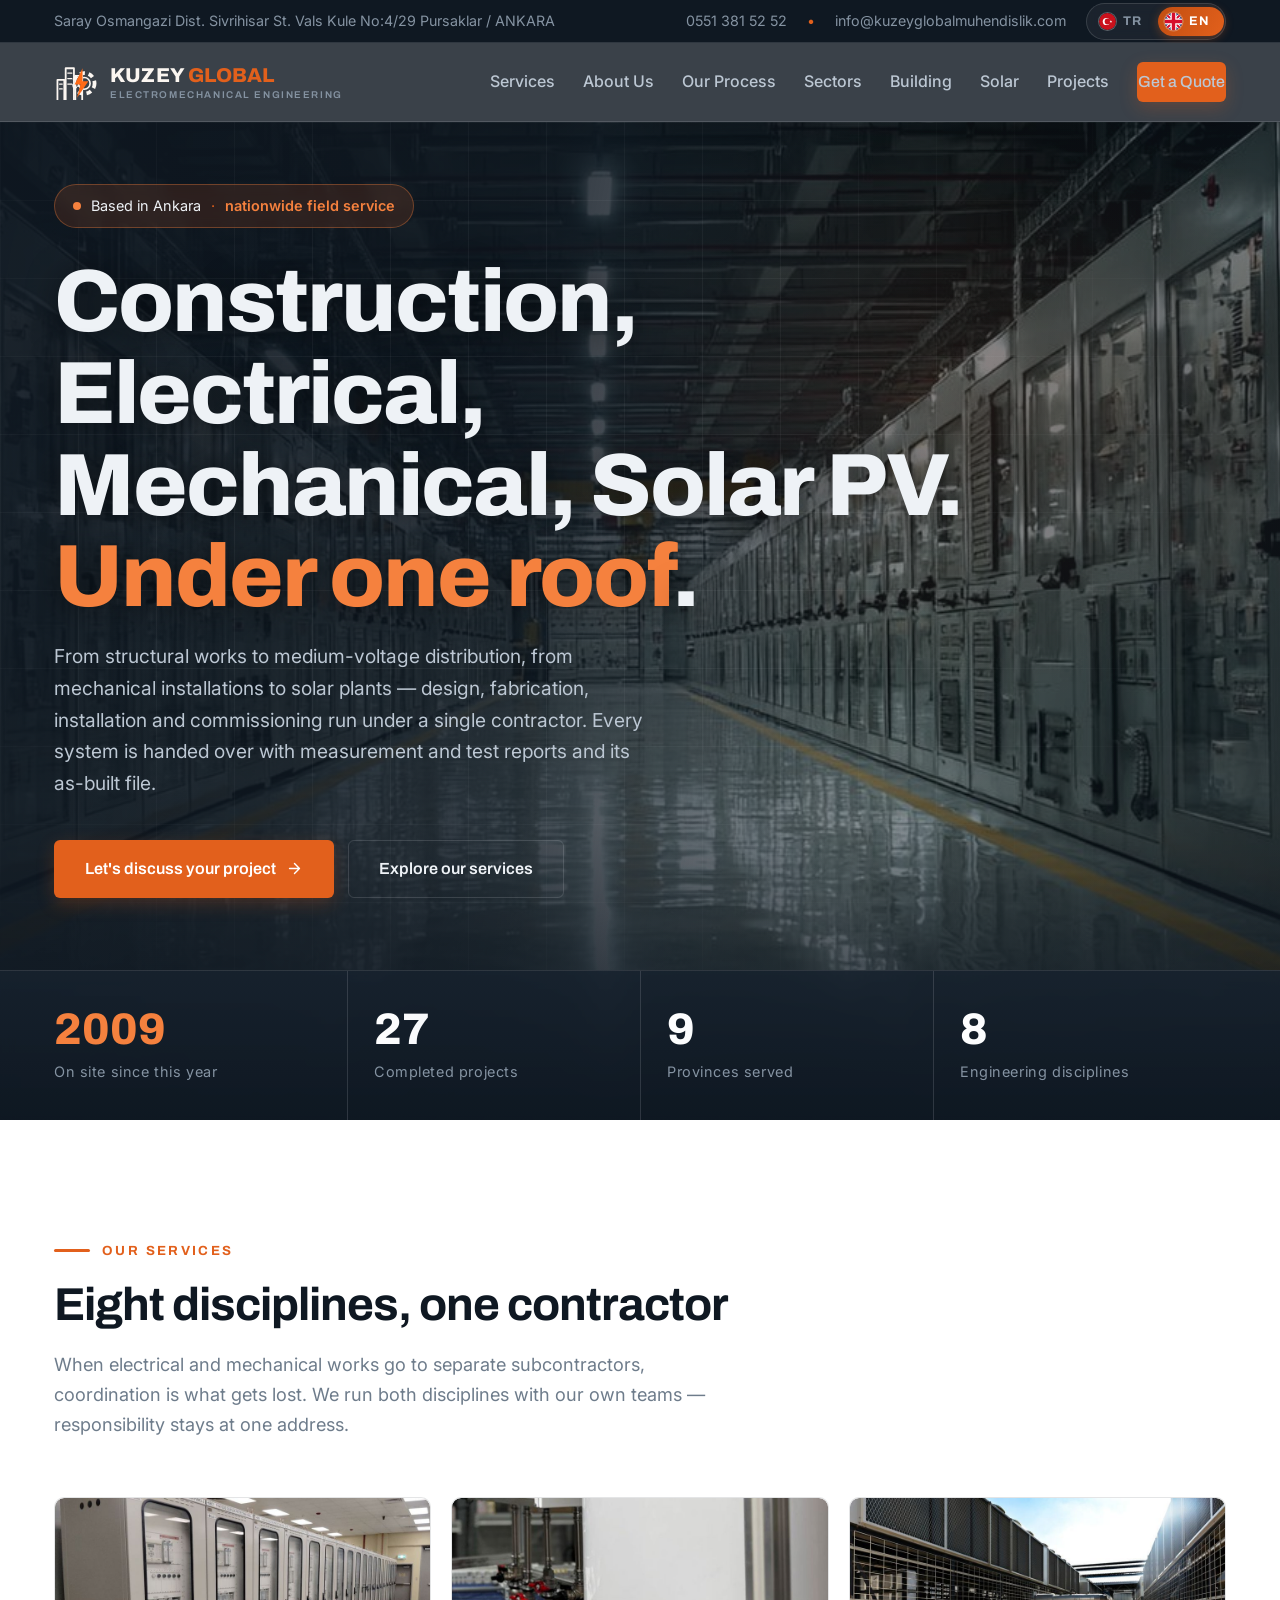
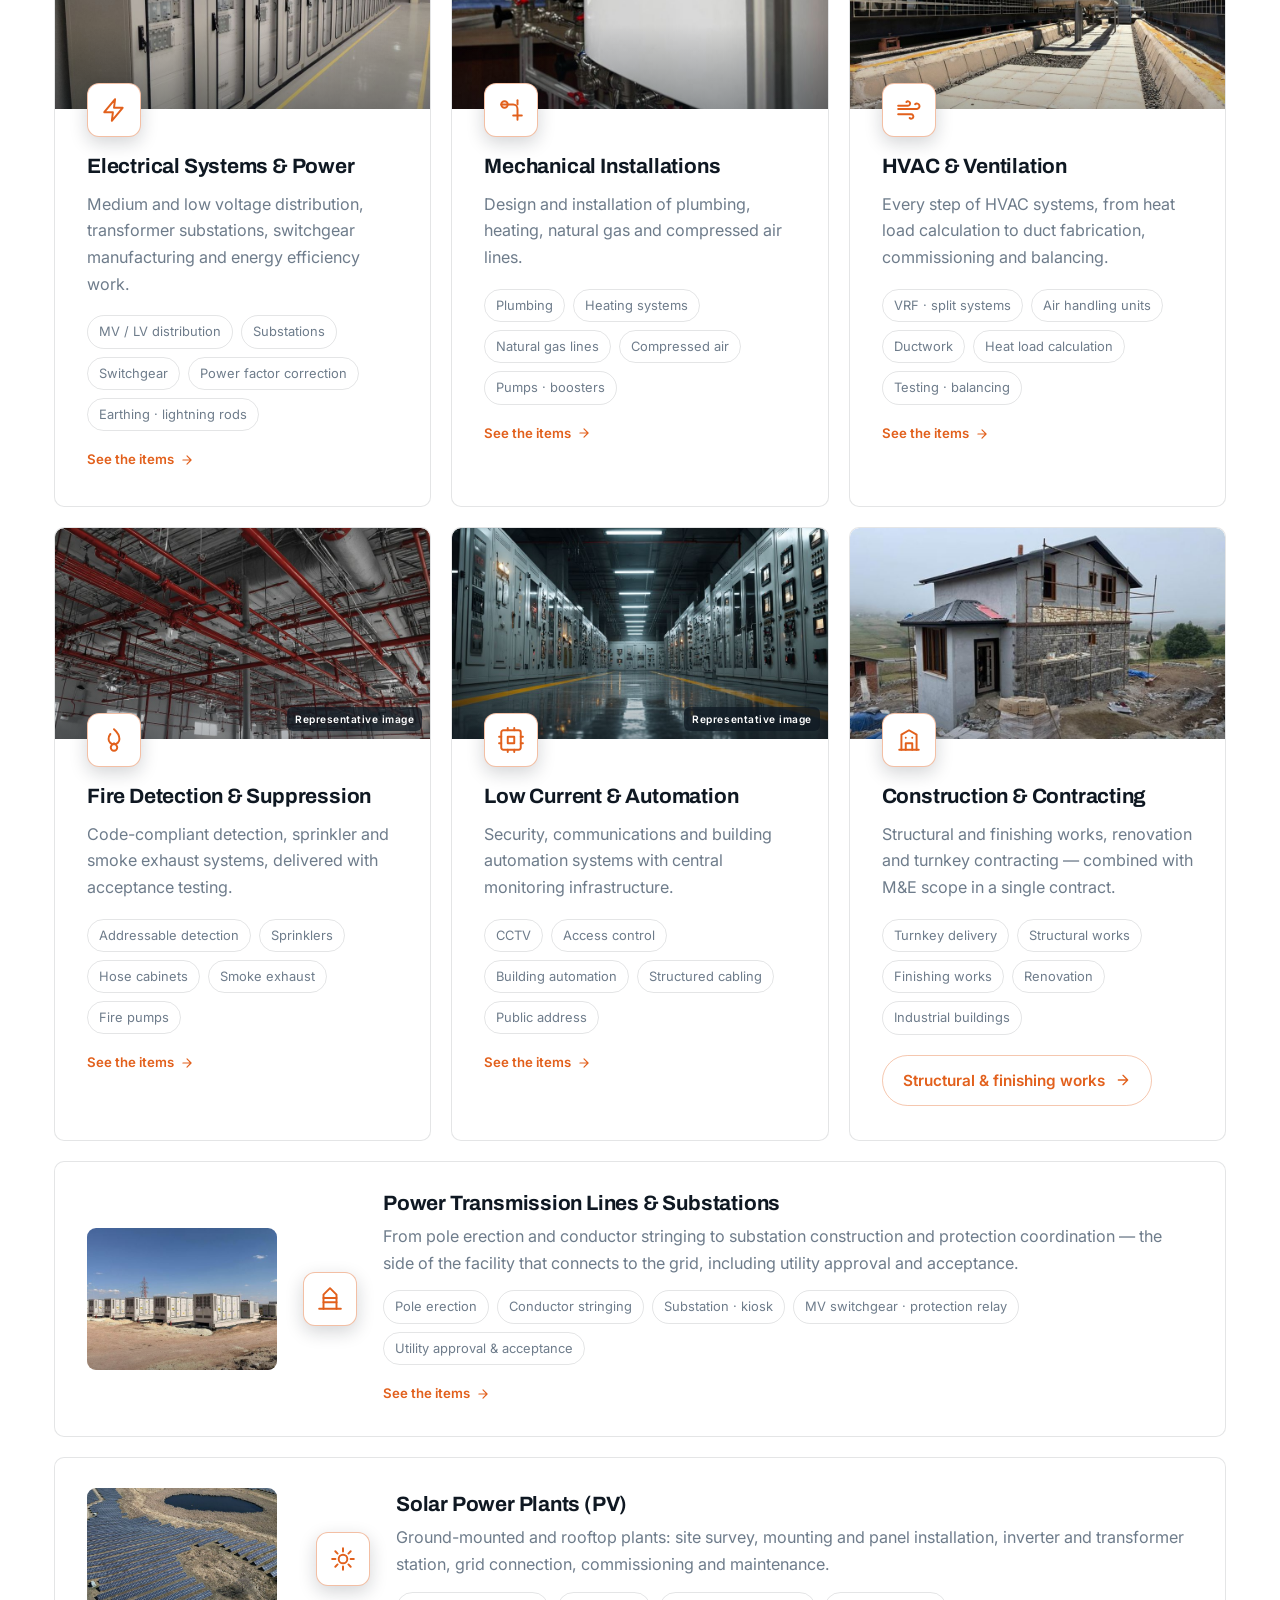
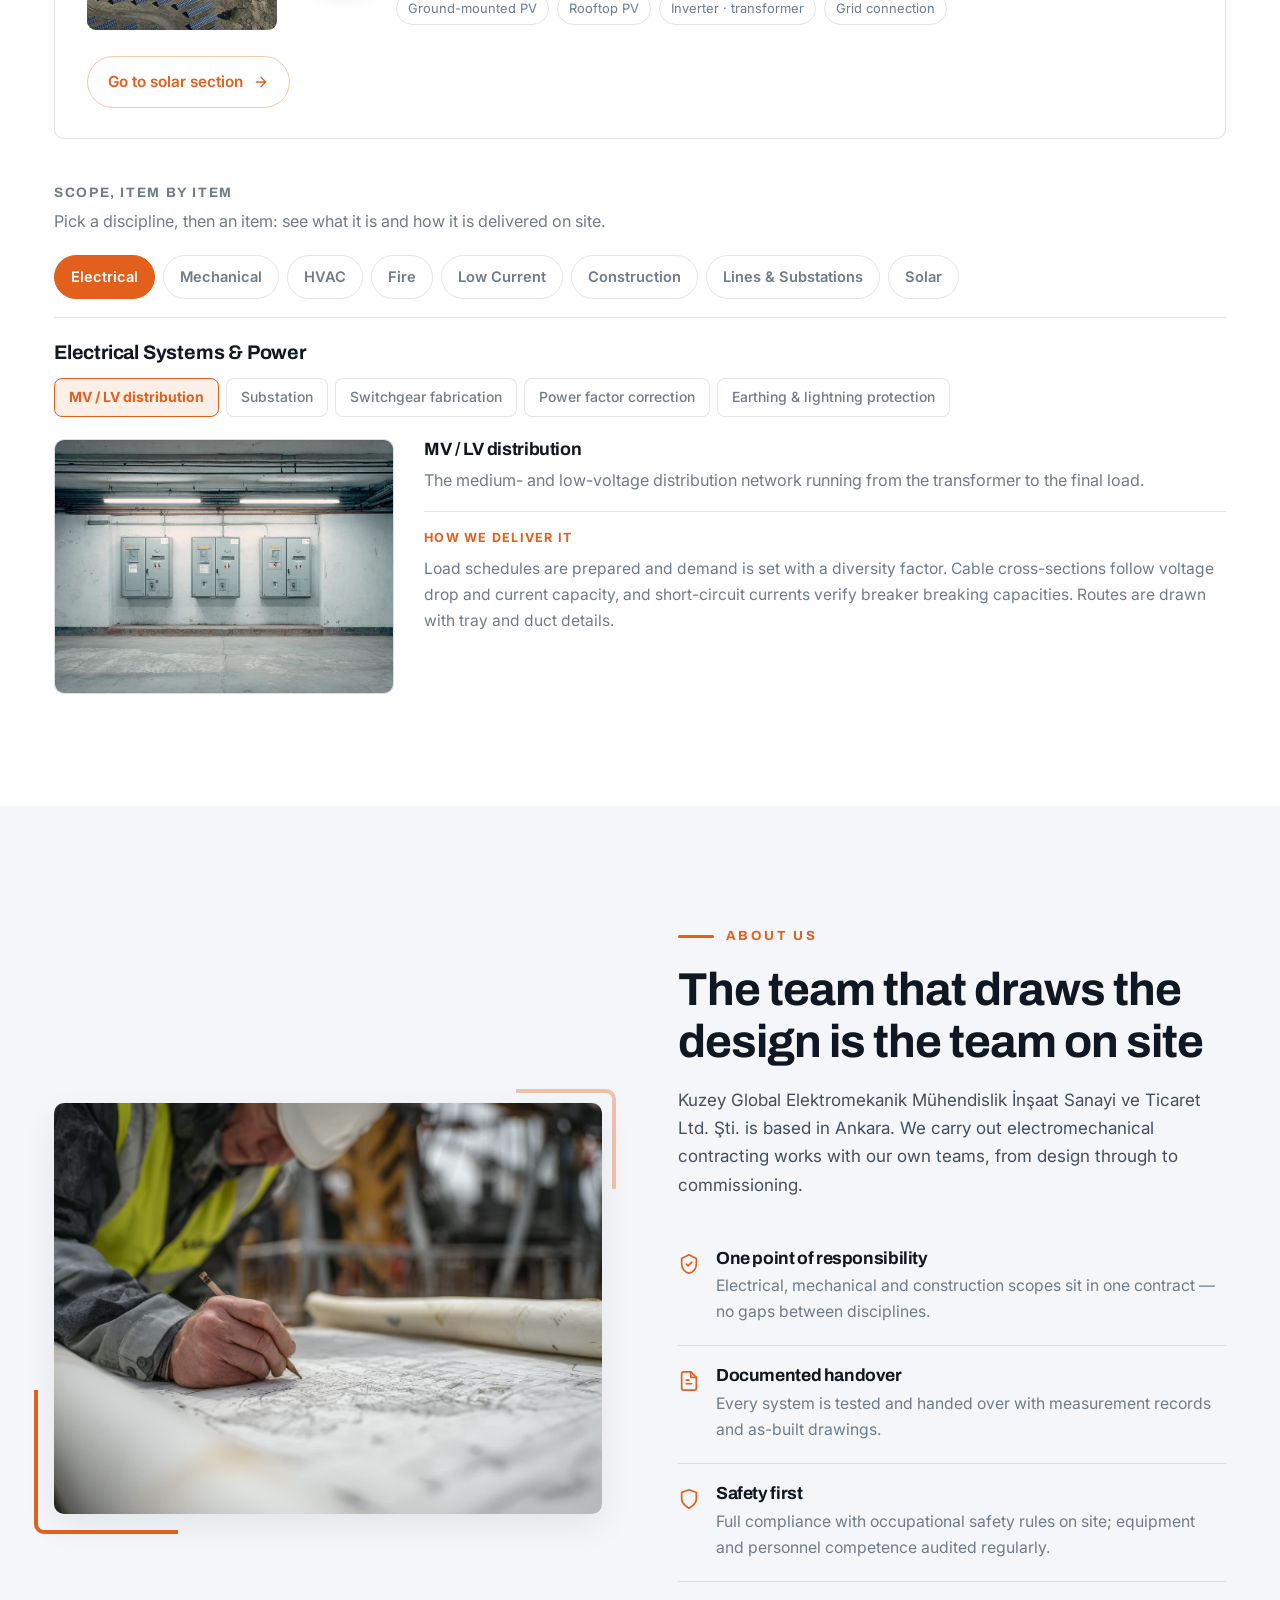
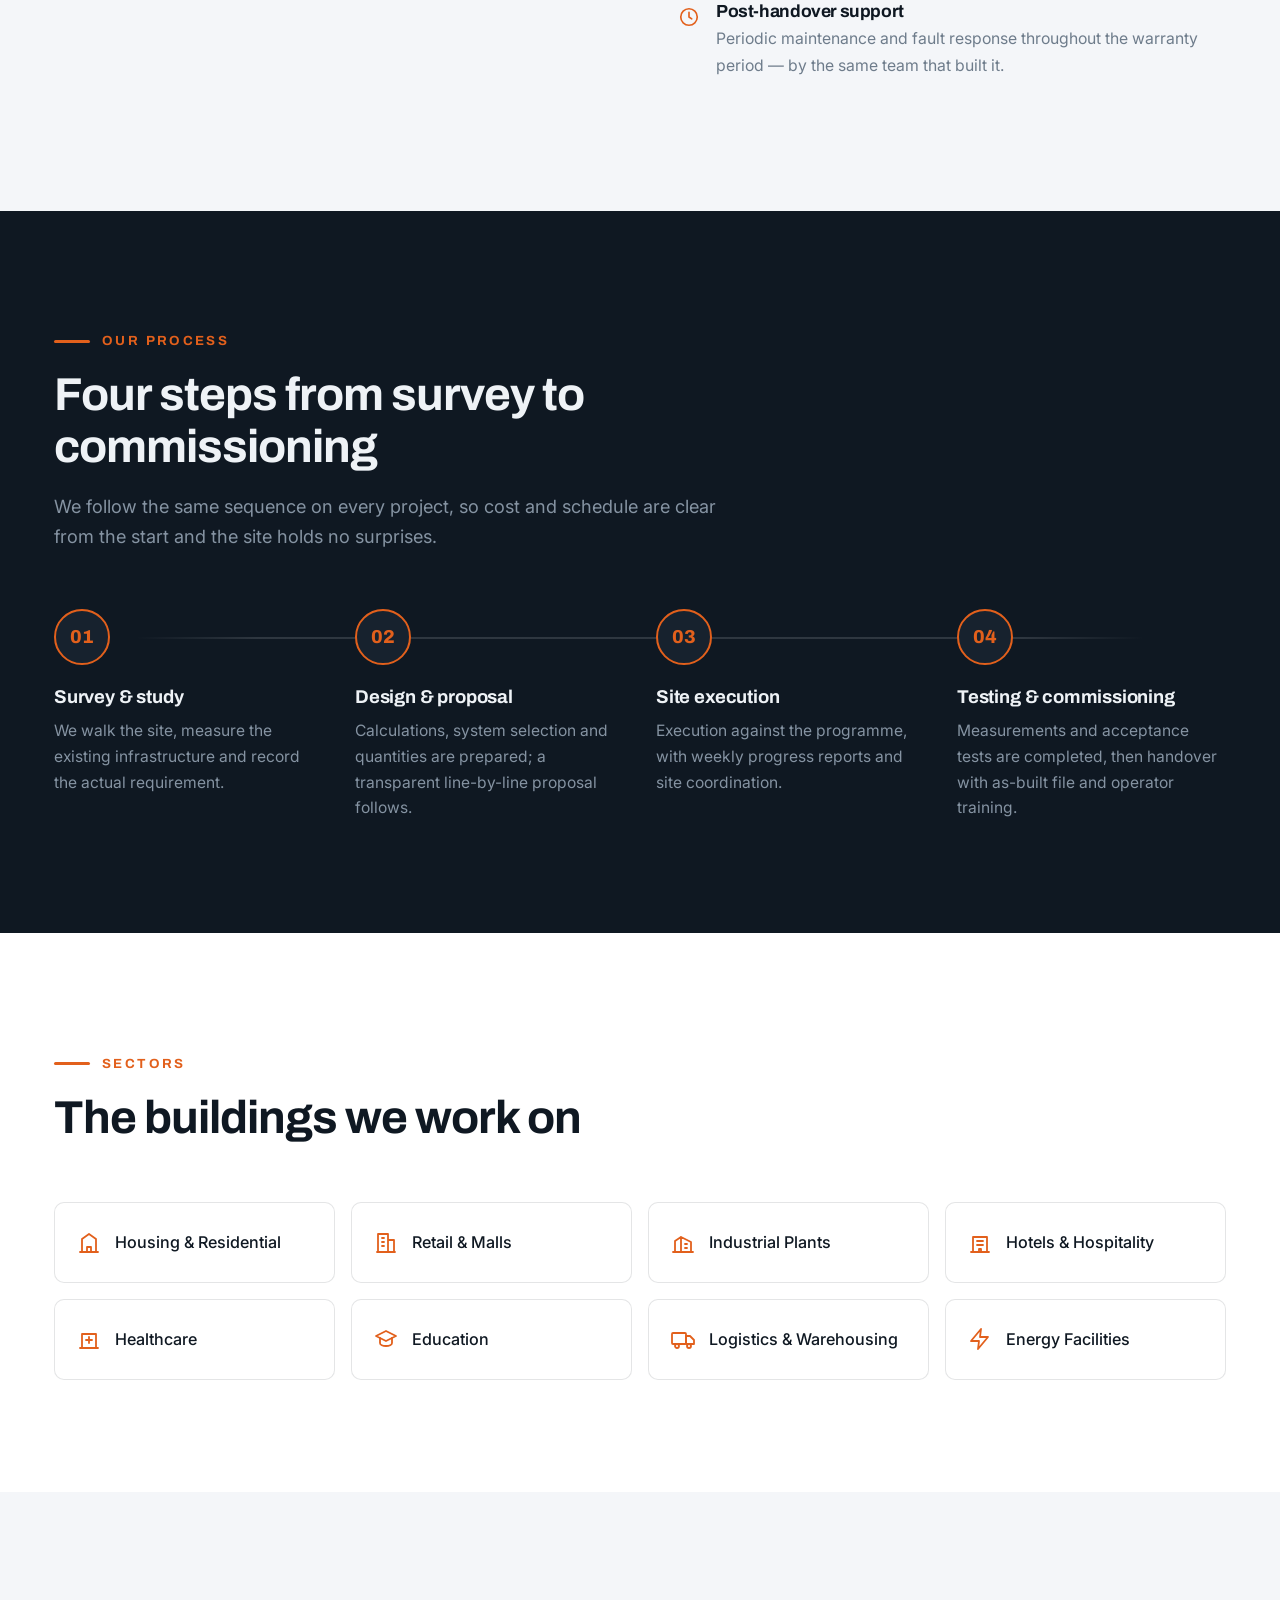
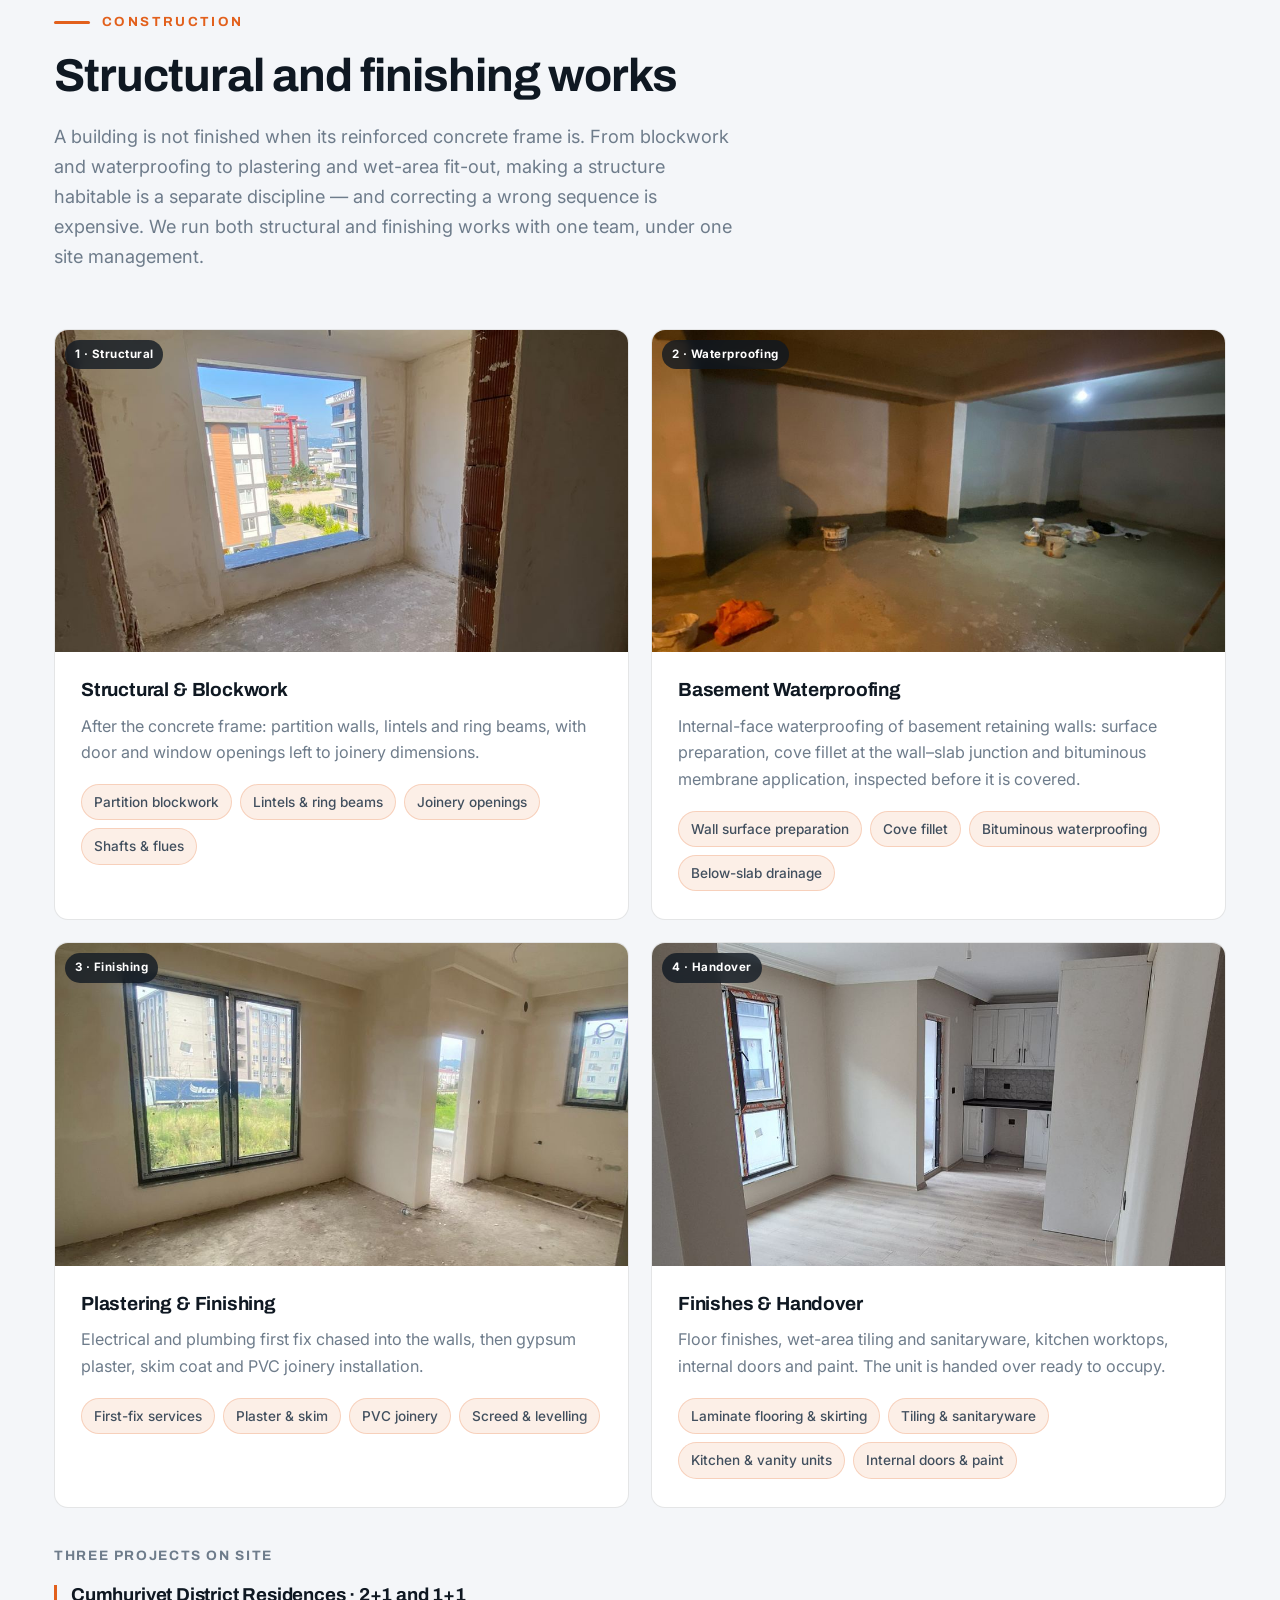
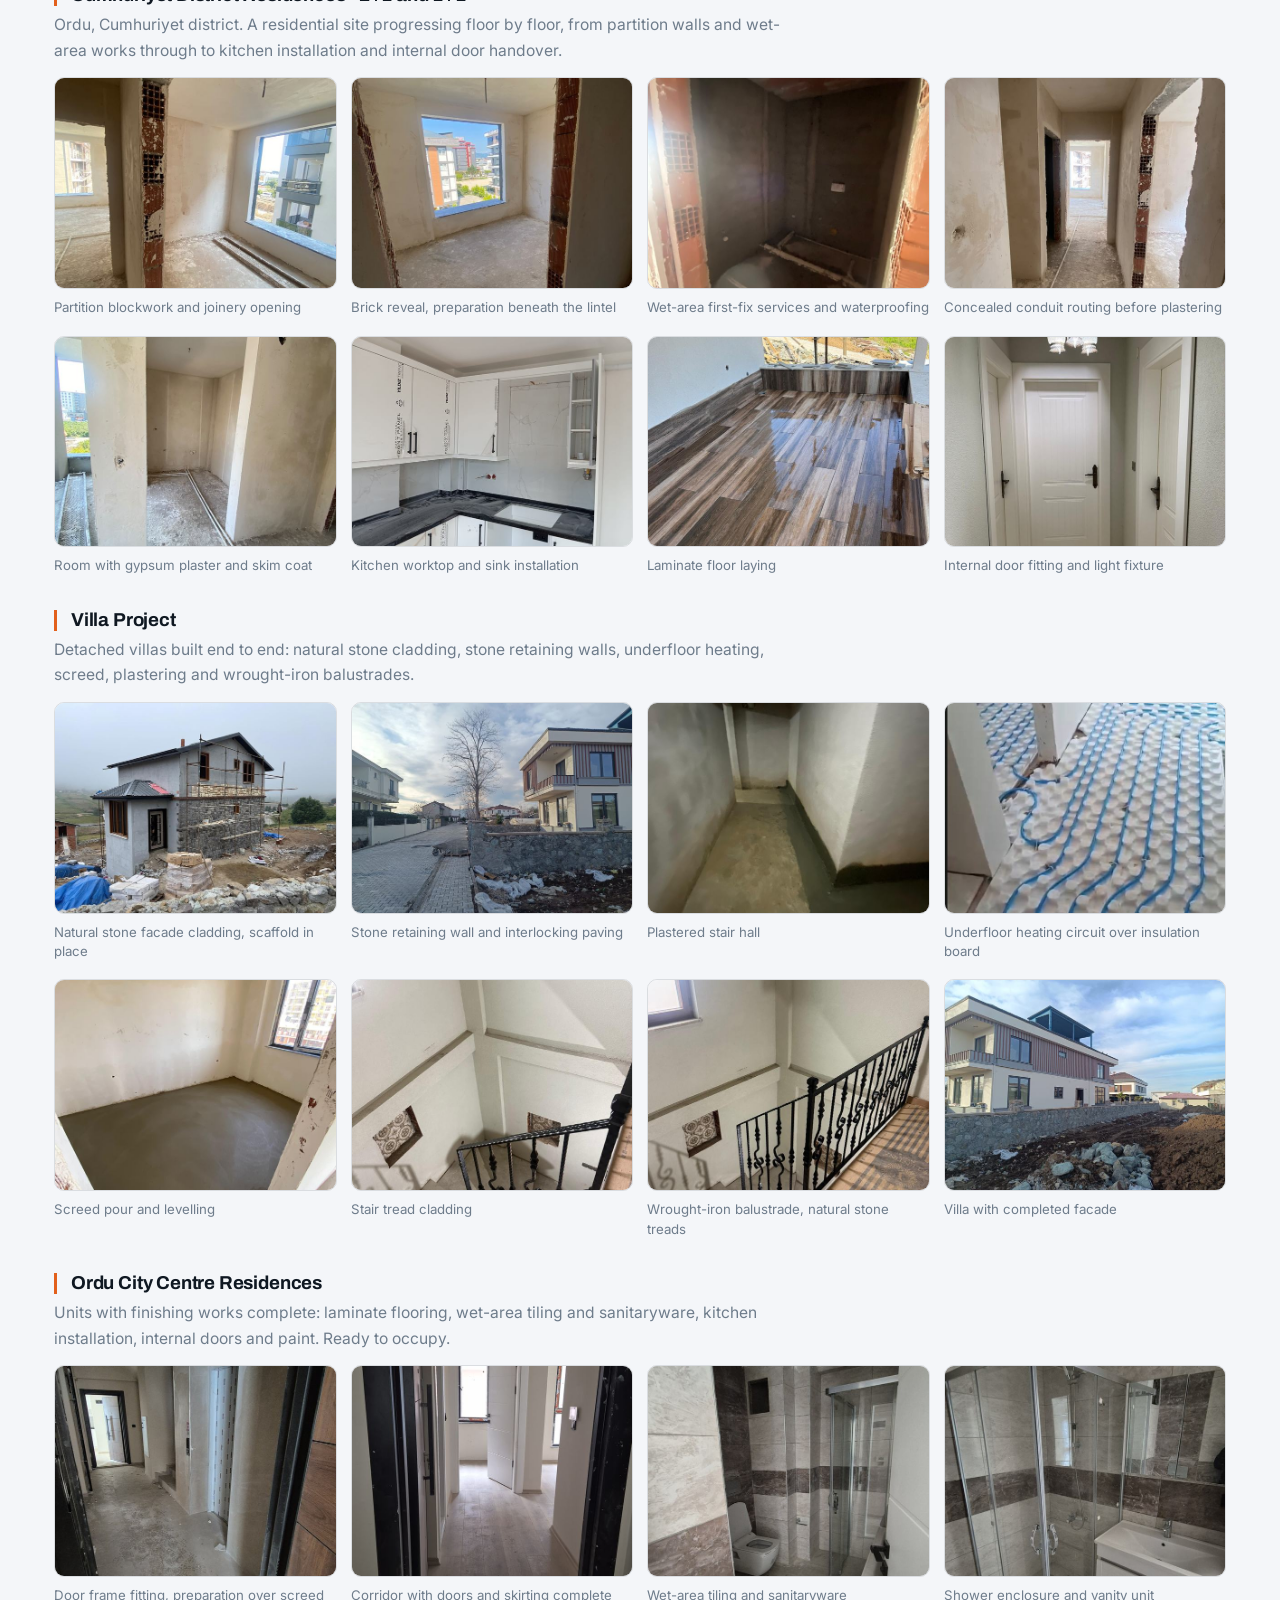
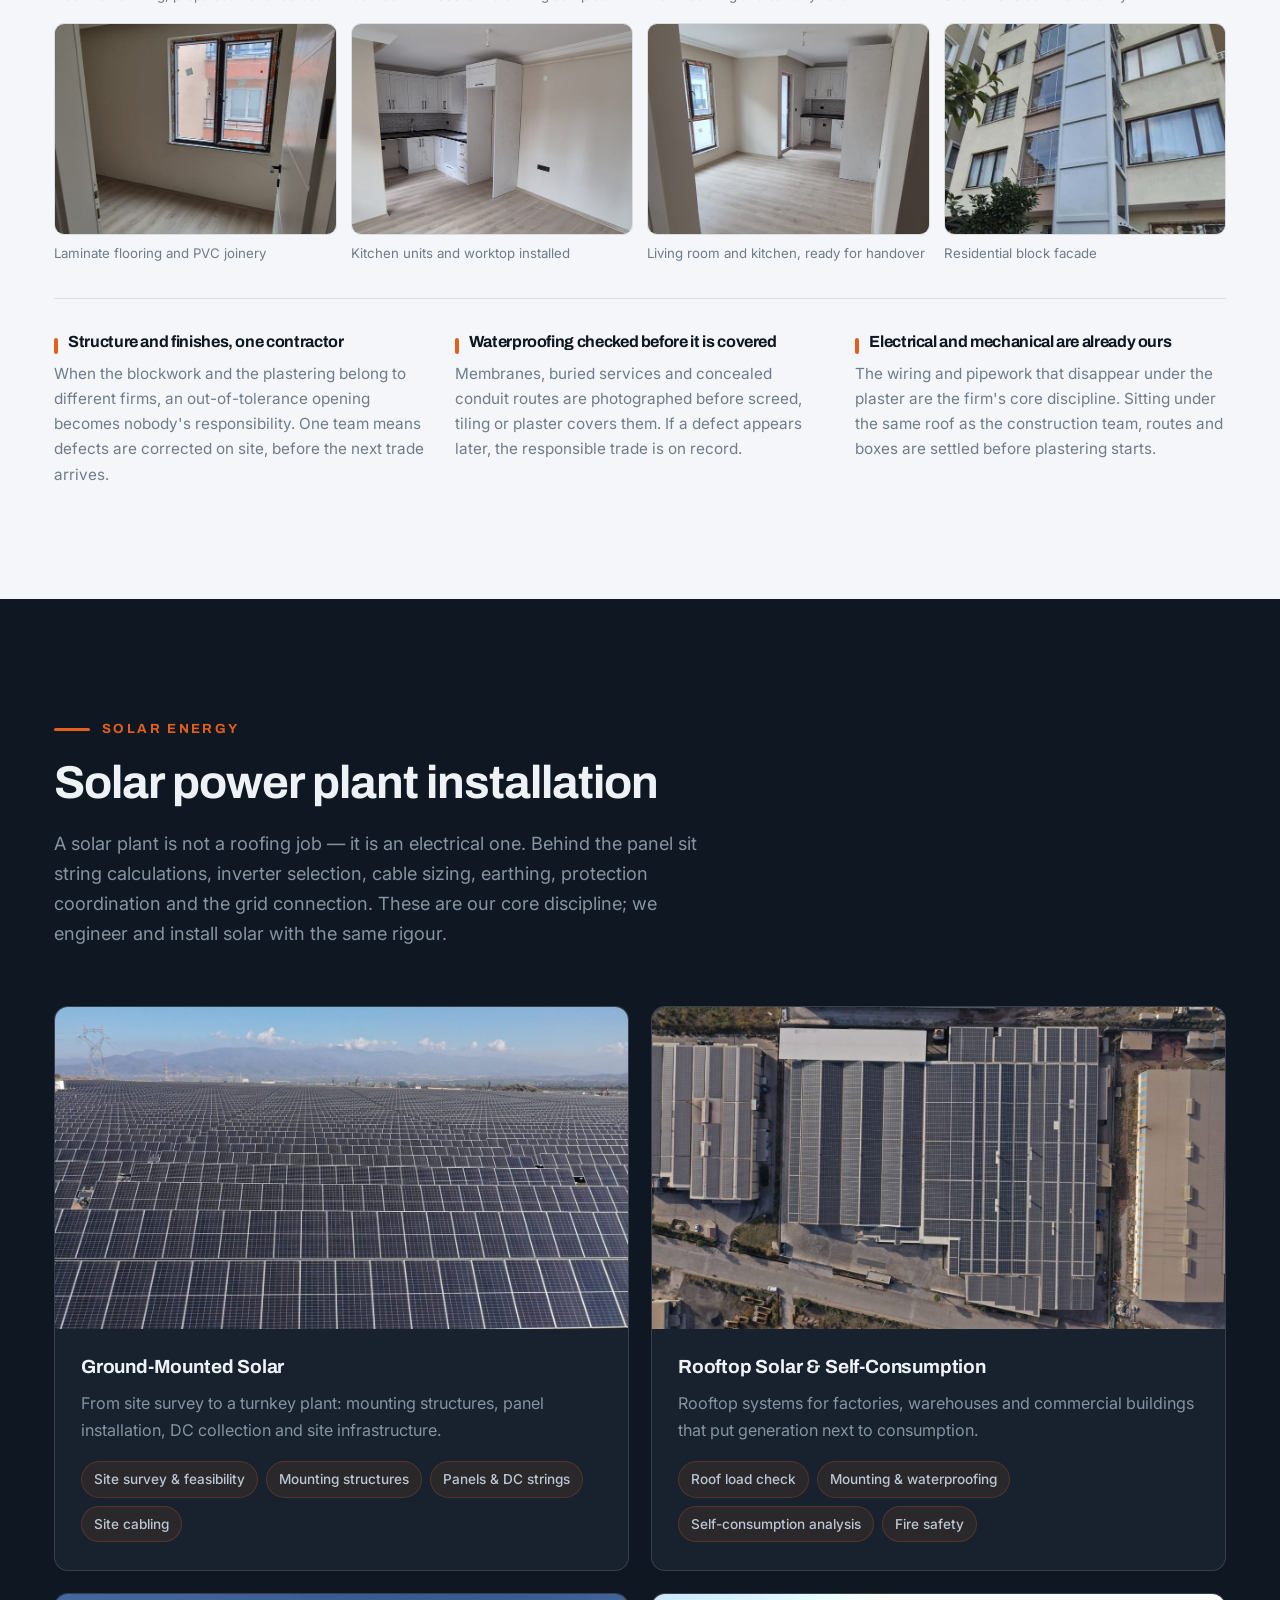
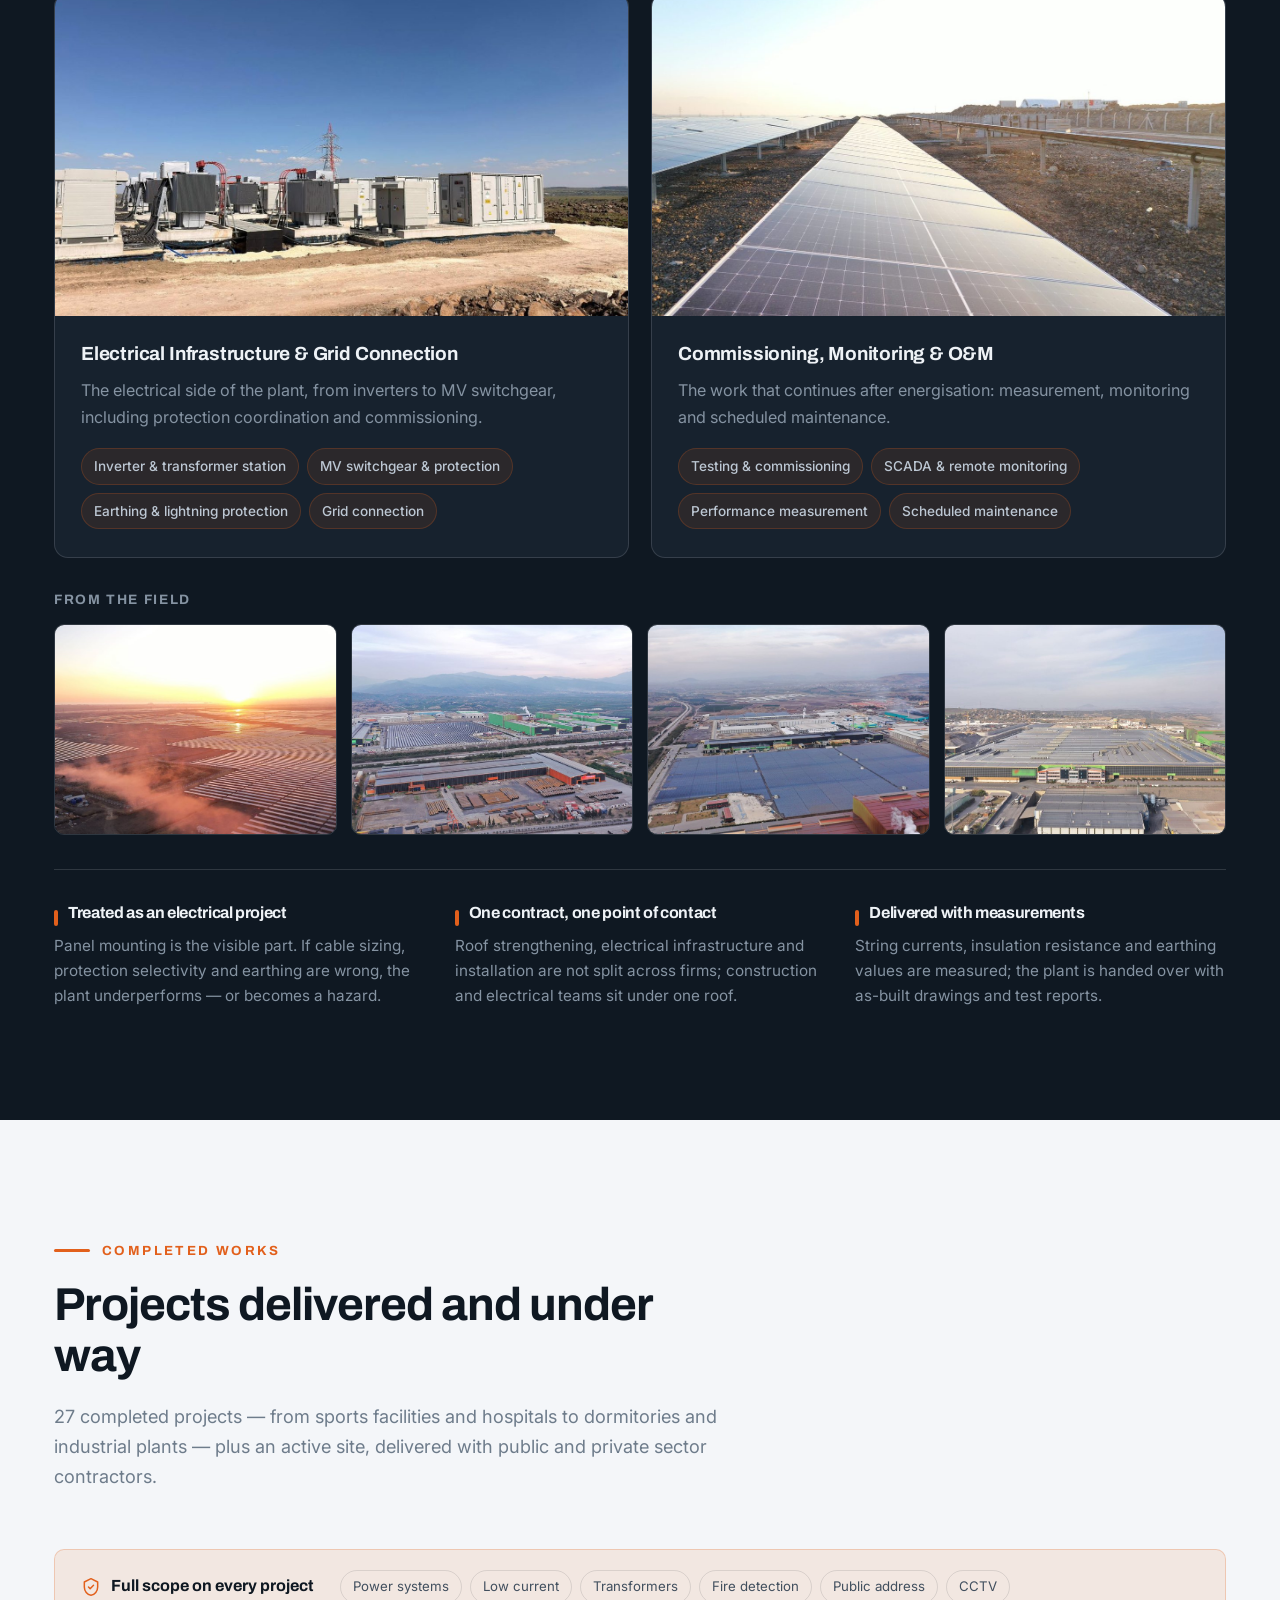
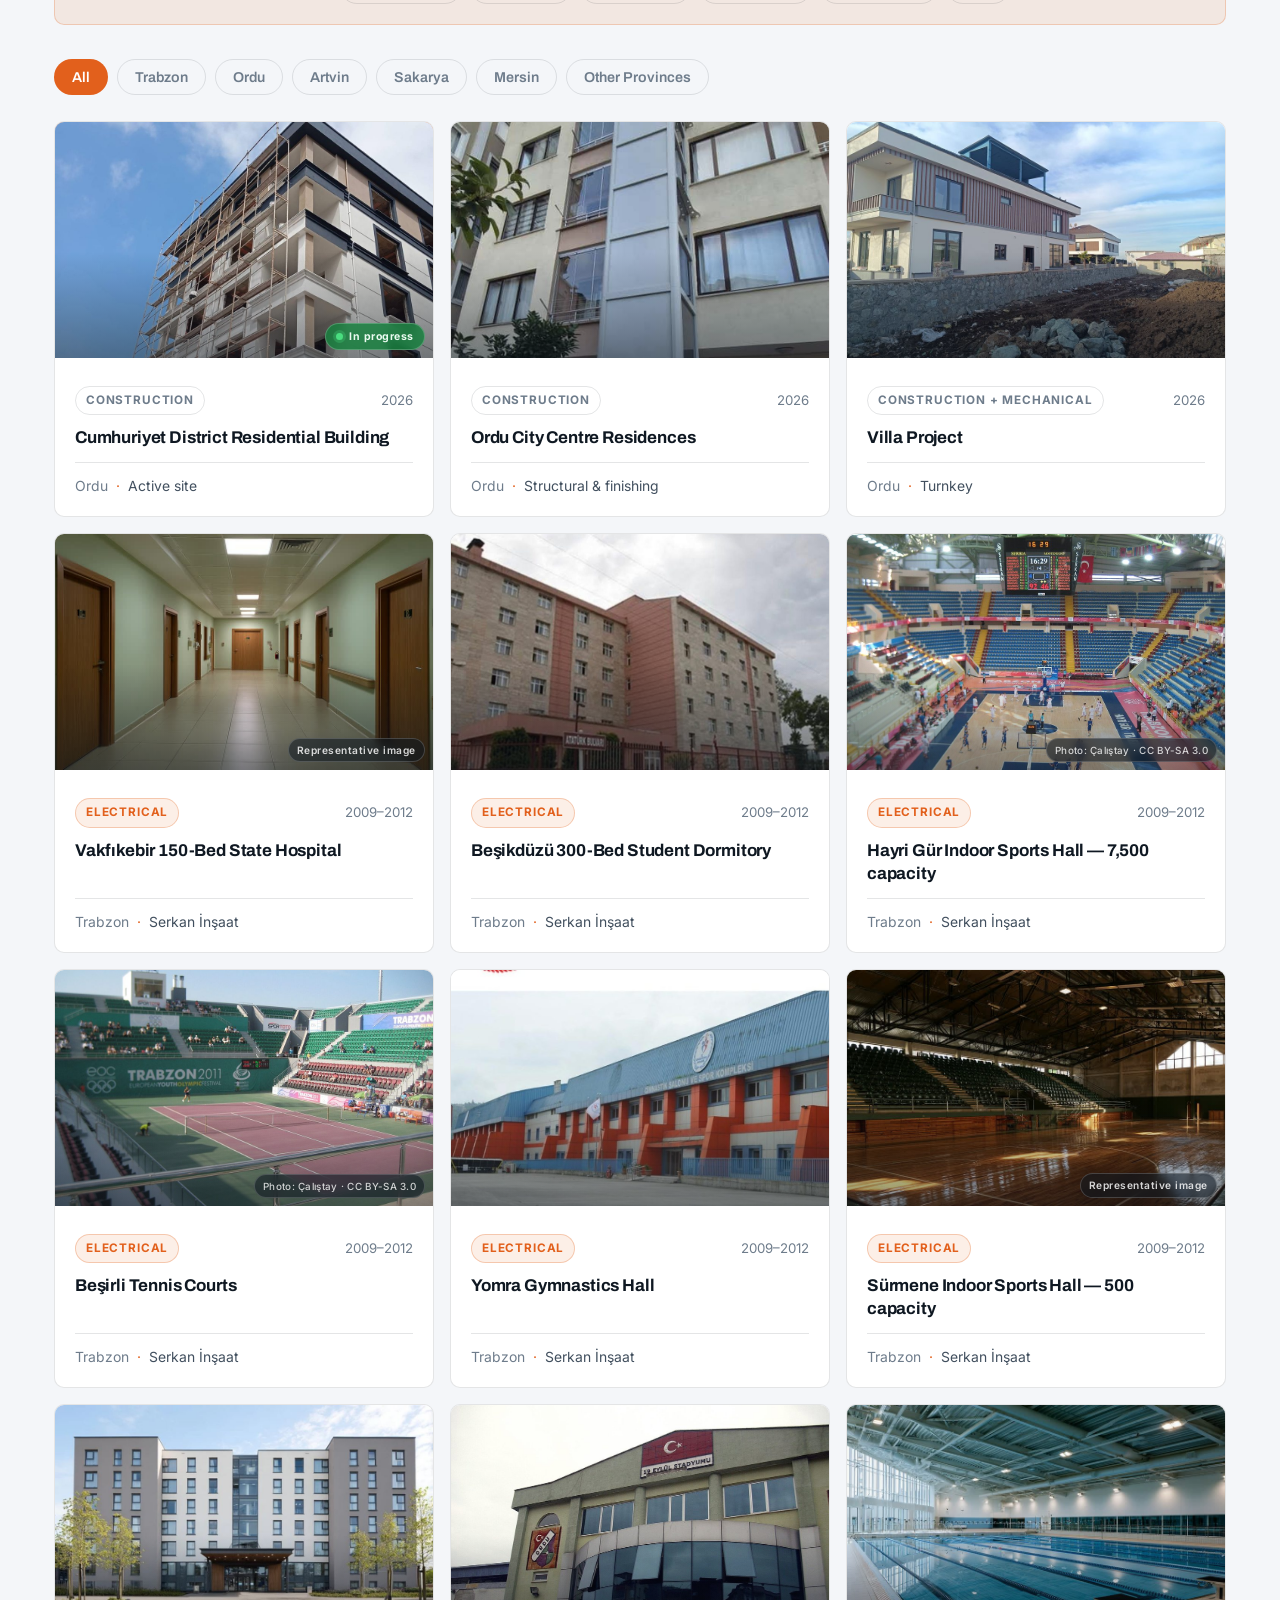
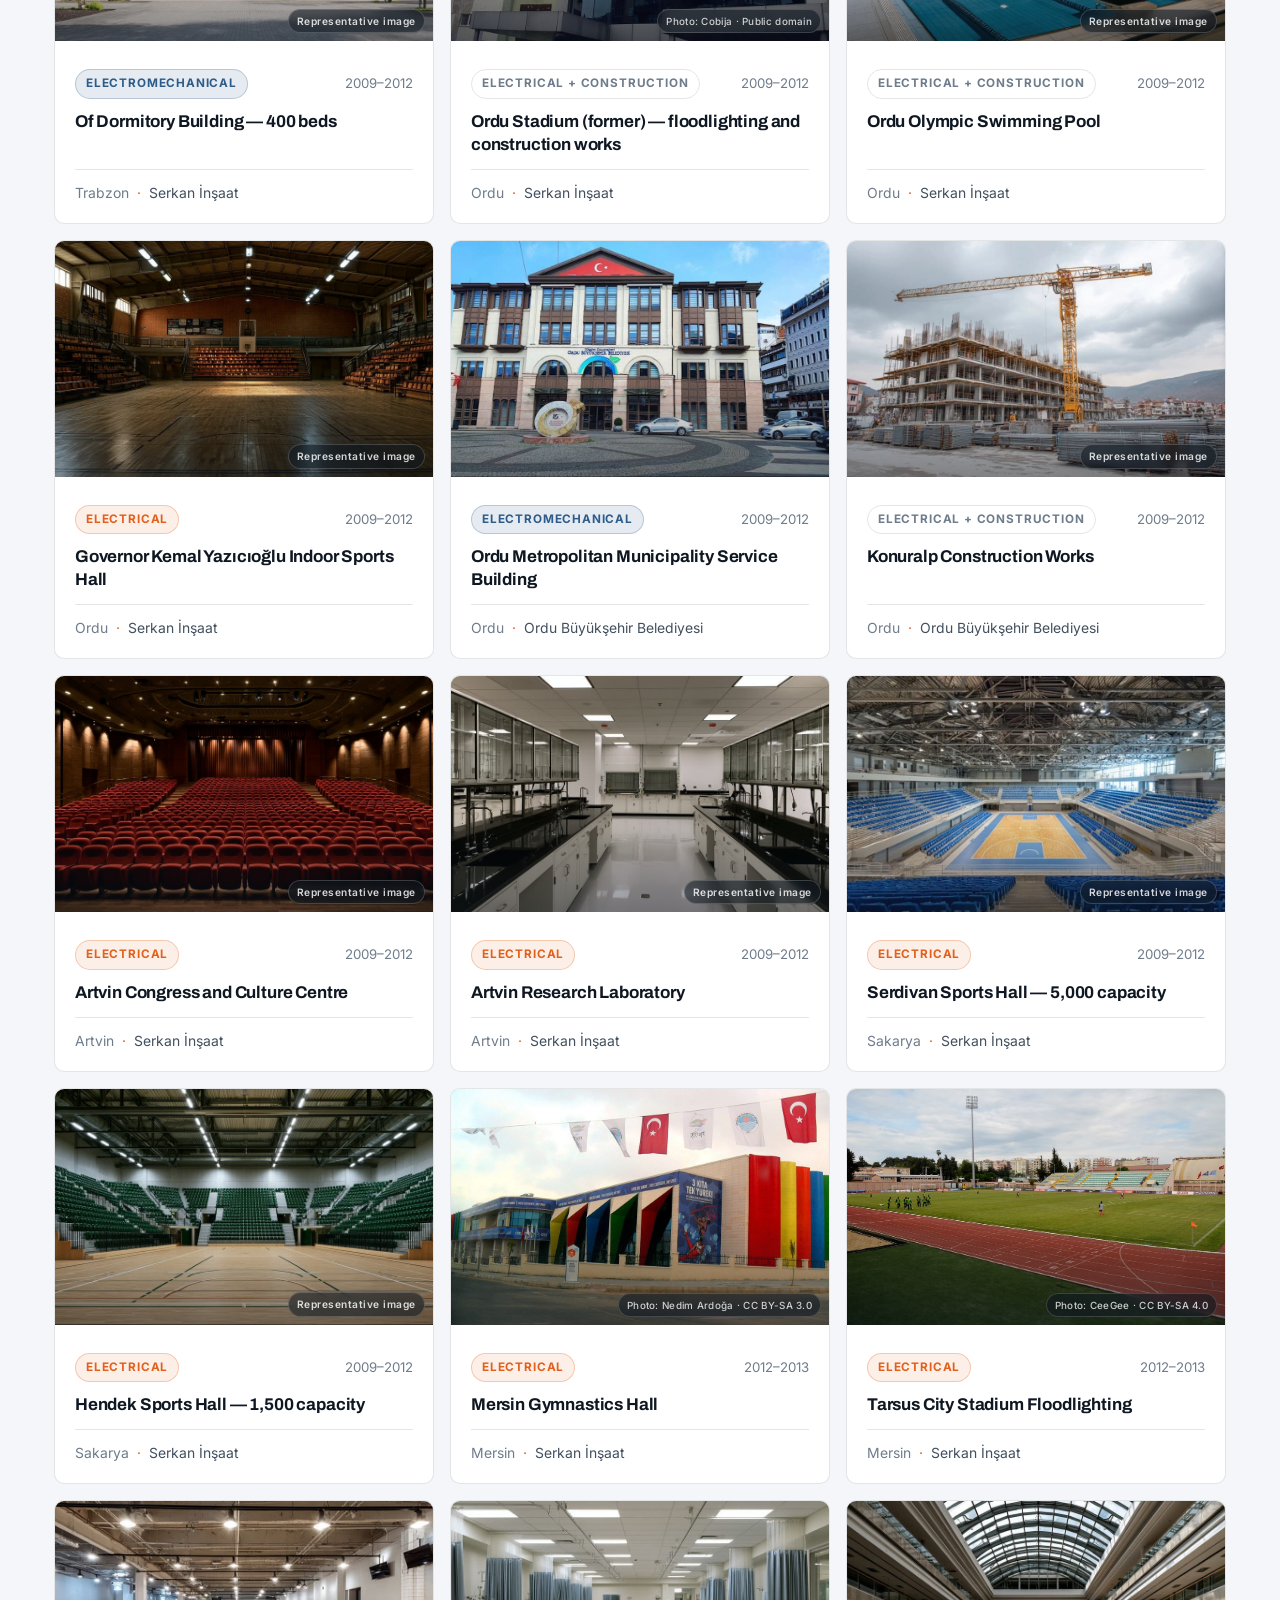
<file: index.html>
<!DOCTYPE html>
<html lang="tr">
<head>
<meta charset="UTF-8">
<meta name="viewport" content="width=device-width, initial-scale=1">
<title>Kuzey Global Elektromekanik Mühendislik | Ankara Elektrik, Mekanik, İnşaat ve GES</title>
<meta name="description" content="Ankara merkezli elektromekanik taahhüt: elektrik tesisatı, mekanik tesisat, iklimlendirme (HVAC), yangın algılama ve söndürme, zayıf akım otomasyonu, güneş enerji santrali (GES) ve inşaat işleri. Projeden devreye almaya tek elden çözüm.">
<meta name="keywords" content="elektromekanik taahhüt, elektrik tesisatı Ankara, mekanik tesisat, HVAC, iklimlendirme, yangın algılama, sprinkler, zayıf akım, bina otomasyonu, trafo merkezi, pano imalatı, inşaat taahhüt, GES, güneş enerji santrali, çatı GES, solar enerji, Pursaklar">
<meta name="author" content="Kuzey Global Elektromekanik Mühendislik İnşaat San. ve Tic. Ltd. Şti.">
<meta name="robots" content="index, follow, max-image-preview:large">
<meta name="theme-color" content="#FF6A16">
<link rel="canonical" href="https://www.kuzeyglobalmuhendislik.com/">

<!-- Sosyal medyada paylasilinca gorunecek onizleme (WhatsApp, LinkedIn, Facebook) -->
<meta property="og:type" content="website">
<meta property="og:locale" content="tr_TR">
<meta property="og:locale:alternate" content="en_US">
<meta property="og:site_name" content="Kuzey Global Elektromekanik Mühendislik">
<meta property="og:url" content="https://www.kuzeyglobalmuhendislik.com/">
<meta property="og:title" content="Kuzey Global Elektromekanik Mühendislik | Ankara">
<meta property="og:description" content="Elektrik, mekanik tesisat, iklimlendirme, yangın, otomasyon ve güneş enerji santrali işlerini tek elden projelendirip sahada uçtan uca uyguluyoruz. Ankara merkezli, Türkiye geneli saha hizmeti.">
<meta property="og:image" content="https://www.kuzeyglobalmuhendislik.com/assets/gorseller/vitrin-pano.jpg">
<meta property="og:image:width" content="1200">
<meta property="og:image:height" content="675">
<meta property="og:image:alt" content="Kuzey Global — elektrik dağıtım ve koruma panoları">

<meta name="twitter:card" content="summary_large_image">
<meta name="twitter:title" content="Kuzey Global Elektromekanik Mühendislik | Ankara">
<meta name="twitter:description" content="Elektrik, mekanik tesisat, iklimlendirme, yangın, otomasyon ve GES işlerinde uçtan uca taahhüt. Ankara merkezli.">
<meta name="twitter:image" content="https://www.kuzeyglobalmuhendislik.com/assets/gorseller/vitrin-pano.jpg">

<link rel="icon" href="assets/favicon.svg" type="image/svg+xml">
<!-- SVG favicon okumayan tarayicilar ve paylasim onizlemeleri /favicon.ico ister -->
<link rel="icon" href="favicon.ico" sizes="any">
<link rel="apple-touch-icon" href="assets/apple-touch-icon.png">
<link rel="preconnect" href="https://fonts.googleapis.com">
<link rel="preconnect" href="https://fonts.gstatic.com" crossorigin>
<link href="https://fonts.googleapis.com/css2?family=Archivo:wght@500;600;700;800&family=Inter:wght@400;500;600&display=swap" rel="stylesheet">
<link rel="stylesheet" href="css/stil.css?s=21">

<!-- Yapisal veri: Google'a firmayi, adresi, hizmetleri makine okunur bicimde anlatir.
     Arama sonucunda zengin gorunum ve Haritalar eslesmesi icin gerekli. -->
<script type="application/ld+json">
{
  "@context": "https://schema.org",
  "@type": "GeneralContractor",
  "@id": "https://www.kuzeyglobalmuhendislik.com/#kurulus",
  "name": "Kuzey Global Elektromekanik Mühendislik İnşaat Sanayi ve Ticaret Limited Şirketi",
  "alternateName": "Kuzey Global",
  "url": "https://www.kuzeyglobalmuhendislik.com/",
  "image": "https://www.kuzeyglobalmuhendislik.com/assets/gorseller/vitrin-pano.jpg",
  "description": "Elektrik tesisatı, mekanik tesisat, iklimlendirme, yangın algılama ve söndürme, zayıf akım otomasyonu, güneş enerji santrali (GES) ve inşaat taahhüt işlerinde uçtan uca mühendislik hizmeti.",
  "email": "info@kuzeyglobalmuhendislik.com",
  "telephone": "+90-551-381-52-52",
  "address": {
    "@type": "PostalAddress",
    "streetAddress": "Saray Osmangazi Mah. Sivrihisar Cad. Vals Kule No: 4/29",
    "addressLocality": "Pursaklar",
    "addressRegion": "Ankara",
    "postalCode": "06145",
    "addressCountry": "TR"
  },
  "areaServed": { "@type": "Country", "name": "Türkiye" },
  "knowsLanguage": ["tr", "en"],
  "openingHoursSpecification": [
    {
      "@type": "OpeningHoursSpecification",
      "dayOfWeek": ["Monday", "Tuesday", "Wednesday", "Thursday", "Friday"],
      "opens": "08:30", "closes": "18:00"
    },
    {
      "@type": "OpeningHoursSpecification",
      "dayOfWeek": "Saturday",
      "opens": "09:00", "closes": "14:00"
    }
  ],
  "hasOfferCatalog": {
    "@type": "OfferCatalog",
    "name": "Hizmetler",
    "itemListElement": [
      { "@type": "Offer", "itemOffered": { "@type": "Service", "name": "Elektrik Tesisatı ve Enerji", "description": "Orta ve alçak gerilim dağıtım, trafo merkezleri, pano imalatı, kompanzasyon, topraklama ve paratoner." } },
      { "@type": "Offer", "itemOffered": { "@type": "Service", "name": "Mekanik Tesisat", "description": "Sıhhi tesisat, ısıtma sistemleri, doğalgaz hattı, basınçlı hava, pompa ve hidrofor." } },
      { "@type": "Offer", "itemOffered": { "@type": "Service", "name": "İklimlendirme ve Havalandırma", "description": "VRF ve split sistemler, klima santrali, kanal imalatı, ısı yükü hesabı, test ve balanslama." } },
      { "@type": "Offer", "itemOffered": { "@type": "Service", "name": "Yangın Algılama ve Söndürme", "description": "Adresli algılama, sprinkler, yangın dolabı, duman tahliye ve yangın pompası." } },
      { "@type": "Offer", "itemOffered": { "@type": "Service", "name": "Zayıf Akım ve Otomasyon", "description": "CCTV, geçiş kontrol, bina otomasyonu, yapısal kablolama ve seslendirme." } },
      { "@type": "Offer", "itemOffered": { "@type": "Service", "name": "İnşaat ve Taahhüt", "description": "Anahtar teslim taahhüt, kaba ve ince yapı, tadilat ve endüstriyel yapı." } },
      { "@type": "Offer", "itemOffered": { "@type": "Service", "name": "Enerji Nakil Hattı ve Trafo Merkezi", "description": "ENH direk montajı, iletken çekimi, trafo merkezi ve köşk kurulumu, OG hücre ve koruma rölesi, enerji müsaadesi ve kabul işlemleri." } },
      { "@type": "Offer", "itemOffered": { "@type": "Service", "name": "Güneş Enerji Santrali (GES)", "description": "Arazi ve çatı tipi güneş enerji santrali: saha etüdü, konstrüksiyon ve panel montajı, inverter ve trafo istasyonu, OG hücre, şebeke bağlantısı, devreye alma ve bakım." } }
    ]
  }
}
</script>
</head>
<body>

<!-- ===== LOGO: kartvizitten SVG olarak yeniden cizildi ===== -->
<svg width="0" height="0" style="position:absolute" aria-hidden="true">
  <symbol id="marka-logo" viewBox="0 0 64 64">
    <g fill="none" stroke="currentColor" stroke-width="2.6" stroke-linejoin="round">
      <path d="M5 58V29h10v29"/>
      <path d="M17 58V12h12v46"/>
      <path d="M31 58V23h10v35"/>
      <path d="M8 35h4M8 42h4M20 19h6M20 27h6M20 35h6M34 30h4M34 38h4" stroke-width="1.8" stroke-linecap="round"/>
    </g>
    <g fill="none" stroke="currentColor" stroke-linecap="butt">
      <circle cx="44" cy="34" r="15" stroke-width="5.5" stroke-dasharray="7.2 5.6"/>
      <circle cx="44" cy="34" r="8.5" stroke-width="2.4"/>
    </g>
    <path d="M41.5 12 L30 35.5 h8.5 L33.5 55 L50 31 h-8.5 Z" fill="#FF6A16"/>
  </symbol>
</svg>

<!-- ===== UST SERIT ===== -->
<div class="ust-serit">
  <div class="kenar">
    <span class="ust-serit-adres"
          data-tr="Saray Osmangazi Mah. Sivrihisar Cad. Vals Kule No:4/29 Pursaklar / ANKARA"
          data-en="Saray Osmangazi Dist. Sivrihisar St. Vals Kule No:4/29 Pursaklar / ANKARA">
      Saray Osmangazi Mah. Sivrihisar Cad. Vals Kule No:4/29 Pursaklar / ANKARA
    </span>
    <div class="ust-serit-sag">
      <a href="tel:+905513815252">0551 381 52 52</a>
      <span class="nokta">•</span>
      <a href="mailto:info@kuzeyglobalmuhendislik.com">info@kuzeyglobalmuhendislik.com</a>
      <!-- Dil secici: bayraklar SVG olarak gomulu (dis dosya yok),
           arkadaki gosterge secime gore kayar. -->
      <div class="dil" role="group" aria-label="Dil / Language">
        <span class="dil-gosterge" aria-hidden="true"></span>

        <button type="button" data-dil="tr" class="etkin" aria-label="Türkçe" title="Türkçe">
          <svg class="bayrak" viewBox="0 0 24 24" aria-hidden="true">
            <circle cx="12" cy="12" r="12" fill="#E30A17"/>
            <circle cx="10.4" cy="12" r="5.1" fill="#fff"/>
            <circle cx="12.1" cy="12" r="4.1" fill="#E30A17"/>
            <polygon fill="#fff" points="16.8,10 17.98,13.62 14.9,11.38 18.7,11.38 15.62,13.62"/>
          </svg>
          <span>TR</span>
        </button>

        <button type="button" data-dil="en" aria-label="English" title="English">
          <svg class="bayrak" viewBox="0 0 24 24" aria-hidden="true">
            <defs><clipPath id="dilBayrakEn"><circle cx="12" cy="12" r="12"/></clipPath></defs>
            <g clip-path="url(#dilBayrakEn)">
              <rect width="24" height="24" fill="#012169"/>
              <path d="M0 0 24 24M24 0 0 24" stroke="#fff" stroke-width="5"/>
              <path d="M0 0 24 24M24 0 0 24" stroke="#C8102E" stroke-width="2.6"/>
              <path d="M12 0V24M0 12H24" stroke="#fff" stroke-width="8"/>
              <path d="M12 0V24M0 12H24" stroke="#C8102E" stroke-width="4.6"/>
            </g>
          </svg>
          <span>EN</span>
        </button>
      </div>
    </div>
  </div>
</div>

<!-- ===== BASLIK ===== -->
<header class="baslik" id="baslik">
  <div class="kenar">
    <a href="#" class="logo" aria-label="Kuzey Global">
      <svg style="color:#FBF6F1"><use href="#marka-logo"></use></svg>
      <span class="logo-yazi">
        <span class="logo-ad">KUZEY <span>GLOBAL</span></span>
        <span class="logo-alt" data-tr="ELEKTROMEKANİK MÜHENDİSLİK" data-en="ELECTROMECHANICAL ENGINEERING">ELEKTROMEKANİK MÜHENDİSLİK</span>
      </span>
    </a>

    <nav class="menu" id="menu">
      <a href="#hizmetler"  data-tr="Hizmetler"      data-en="Services">Hizmetler</a>
      <a href="#hakkimizda" data-tr="Hakkımızda"     data-en="About Us">Hakkımızda</a>
      <a href="#surec"      data-tr="Çalışma Süreci" data-en="Our Process">Çalışma Süreci</a>
      <a href="#sektorler"  data-tr="Sektörler"      data-en="Sectors">Sektörler</a>
      <a href="#yapi"       data-tr="İnşaat"         data-en="Building">İnşaat</a>
      <a href="#ges"        data-tr="GES"            data-en="Solar">GES</a>
      <a href="#projeler"   data-tr="Projeler"       data-en="Projects">Projeler</a>
      <a href="#iletisim" class="dugme dugme-dolu" data-tr="Teklif Alın" data-en="Get a Quote">Teklif Alın</a>
    </nav>

    <button class="menu-dugme" id="menuDugme" aria-label="Menü" aria-expanded="false">
      <span></span><span></span><span></span>
    </button>
  </div>
</header>

<!-- ===== VITRIN ===== -->
<section class="vitrin">
  <div class="vitrin-fon"></div>
  <div class="vitrin-perde"></div>
  <div class="vitrin-izgara"></div>

  <div class="kenar">
    <div class="vitrin-ic">
      <span class="vitrin-rozet">
        <span class="nabiz"></span>
        <span data-tr="Ankara merkezli" data-en="Based in Ankara">Ankara merkezli</span><span class="rozet-ayrac" aria-hidden="true">·</span>
        <b data-tr="Türkiye geneli saha hizmeti" data-en="nationwide field service">Türkiye geneli saha hizmeti</b>
      </span>

      <h1 data-tr="İnşaat, Elektrik, Mekanik, GES.&lt;br&gt;&lt;em&gt;Tek çatı&lt;/em&gt; altında."
          data-en="Construction, Electrical, Mechanical, Solar PV.&lt;br&gt;&lt;em&gt;Under one roof&lt;/em&gt;.">
        İnşaat, Elektrik, Mekanik, GES.<br><em>Tek çatı</em> altında.
      </h1>

      <p class="vitrin-metin"
         data-tr="Kaba yapıdan orta gerilim dağıtımına, mekanik tesisattan güneş enerji santraline kadar; projelendirme, imalat, montaj ve devreye alma tek yüklenici sorumluluğunda yürür. Her sistem ölçüm ve test raporlarıyla, as-built dosyası eşliğinde teslim edilir."
         data-en="From structural works to medium-voltage distribution, from mechanical installations to solar plants — design, fabrication, installation and commissioning run under a single contractor. Every system is handed over with measurement and test reports and its as-built file.">
        Kaba yapıdan orta gerilim dağıtımına, mekanik tesisattan güneş enerji santraline kadar; projelendirme, imalat, montaj ve devreye alma tek yüklenici sorumluluğunda yürür. Her sistem ölçüm ve test raporlarıyla, as-built dosyası eşliğinde teslim edilir.
      </p>

      <div class="vitrin-dugmeler">
        <a href="#iletisim" class="dugme dugme-dolu">
          <span data-tr="Projenizi konuşalım" data-en="Let's discuss your project">Projenizi konuşalım</span>
          <svg viewBox="0 0 24 24" fill="none" stroke="currentColor" stroke-width="2" stroke-linecap="round" stroke-linejoin="round"><path d="M5 12h14M12 5l7 7-7 7"/></svg>
        </a>
        <a href="#hizmetler" class="dugme dugme-bos" data-tr="Hizmetlerimizi inceleyin" data-en="Explore our services">Hizmetlerimizi inceleyin</a>
      </div>
    </div>
  </div>

  <!-- Rakamlar Tamamlanan Isler listesinden turetilir; liste degisince
       arac/rakam_duzelt.py ile yeniden hesaplanir. -->
  <div class="rakamlar">
    <div class="kenar">
      <div class="rakamlar-ic">
        <div class="rakam">
          <!-- Sabit yil: sayac 0'dan 2009'a saymaz, garip durur. -->
          <div class="rakam-sayi rakam-yil">2009</div>
          <div class="rakam-ad" data-tr="Bu yıldan beri sahada" data-en="On site since this year">Bu yıldan beri sahada</div>
        </div>
        <div class="rakam">
          <div class="rakam-sayi" data-sayi="27">0</div>
          <div class="rakam-ad" data-tr="Tamamlanan proje" data-en="Completed projects">Tamamlanan proje</div>
        </div>
        <div class="rakam">
          <div class="rakam-sayi" data-sayi="9">0</div>
          <div class="rakam-ad" data-tr="Hizmet verilen il" data-en="Provinces served">Hizmet verilen il</div>
        </div>
        <div class="rakam">
          <div class="rakam-sayi" data-sayi="8">0</div>
          <div class="rakam-ad" data-tr="Mühendislik disiplini" data-en="Engineering disciplines">Mühendislik disiplini</div>
        </div>
      </div>
    </div>
  </div>
</section>

<!-- ===== HIZMETLER ===== -->
<section class="bolum bolum-acik" id="hizmetler">
  <div class="kenar">
    <div class="bolum-giris belir">
      <span class="etiket" data-tr="Hizmetlerimiz" data-en="Our Services">Hizmetlerimiz</span>
      <h2 data-tr="Sekiz disiplin, tek yüklenici" data-en="Eight disciplines, one contractor">Sekiz disiplin, tek yüklenici</h2>
      <p data-tr="Elektrik ve mekaniğin ayrı ayrı taşerona verildiği projelerde en çok kaybedilen şey koordinasyondur. Biz iki disiplini de kendi ekibimizle yürütüyoruz — sorumluluk tek adreste kalıyor."
         data-en="When electrical and mechanical works go to separate subcontractors, coordination is what gets lost. We run both disciplines with our own teams — responsibility stays at one address.">
        Elektrik ve mekaniğin ayrı ayrı taşerona verildiği projelerde en çok
        kaybedilen şey koordinasyondur. Biz iki disiplini de kendi ekibimizle
        yürütüyoruz — sorumluluk tek adreste kalıyor.
      </p>
    </div>

    <div class="hizmet-izgara">

      <article class="hizmet belir" data-disiplin="d-elektrik" tabindex="0">
        <div class="hizmet-gorsel">
          <img src="assets/gorseller/hz-elektrik.jpg" alt="Orta gerilim hücrelerinin sıralandığı pano koridoru" loading="lazy">
        </div>
        <div class="hizmet-ikon"><svg viewBox="0 0 24 24" fill="none" stroke-width="1.8" stroke-linecap="round" stroke-linejoin="round"><path d="M13 2 3 14h8l-1 8 10-12h-8l1-8z"/></svg></div>
        <h3 data-tr="Elektrik Tesisatı ve Enerji" data-en="Electrical Systems &amp; Power">Elektrik Tesisatı ve Enerji</h3>
        <p data-tr="Orta ve alçak gerilim dağıtım altyapısı, trafo merkezleri, pano imalatı ve enerji verimliliği çalışmaları."
           data-en="Medium and low voltage distribution, transformer substations, switchgear manufacturing and energy efficiency work.">
          Orta ve alçak gerilim dağıtım altyapısı, trafo merkezleri, pano imalatı ve enerji verimliliği çalışmaları.</p>
        <ul>
          <li data-tr="OG / AG dağıtım" data-en="MV / LV distribution">OG / AG dağıtım</li>
          <li data-tr="Trafo merkezi" data-en="Substations">Trafo merkezi</li>
          <li data-tr="Pano imalatı" data-en="Switchgear">Pano imalatı</li>
          <li data-tr="Kompanzasyon" data-en="Power factor correction">Kompanzasyon</li>
          <li data-tr="Topraklama · paratoner" data-en="Earthing · lightning rods">Topraklama · paratoner</li>
        </ul>
        <span class="hizmet-ipucu">
          <span data-tr="Kalemleri gör" data-en="See the items">Kalemleri gör</span>
          <svg viewBox="0 0 24 24" fill="none" stroke="currentColor" stroke-width="2" stroke-linecap="round" stroke-linejoin="round"><path d="M5 12h14M12 5l7 7-7 7"/></svg>
        </span>
      </article>

      <article class="hizmet belir" data-disiplin="d-mekanik" tabindex="0">
        <div class="hizmet-gorsel">
          <img src="assets/gorseller/hz-mekanik.jpg" alt="Isıtma tesisatı kollektörü, küresel vanalar ve bakır boru hattı" loading="lazy">
        </div>
        <div class="hizmet-ikon"><svg viewBox="0 0 24 24" fill="none" stroke-width="1.8" stroke-linecap="round" stroke-linejoin="round"><path d="M3 7h11a4 4 0 0 1 4 4v10"/><path d="M18 3v4"/><circle cx="6" cy="7" r="3"/><path d="M14 17h8"/></svg></div>
        <h3 data-tr="Mekanik Tesisat" data-en="Mechanical Installations">Mekanik Tesisat</h3>
        <p data-tr="Sıhhi tesisat, ısıtma, doğalgaz ve basınçlı hava hatlarının projelendirilmesi ve uygulaması."
           data-en="Design and installation of plumbing, heating, natural gas and compressed air lines.">
          Sıhhi tesisat, ısıtma, doğalgaz ve basınçlı hava hatlarının projelendirilmesi ve uygulaması.</p>
        <ul>
          <li data-tr="Sıhhi tesisat" data-en="Plumbing">Sıhhi tesisat</li>
          <li data-tr="Isıtma sistemleri" data-en="Heating systems">Isıtma sistemleri</li>
          <li data-tr="Doğalgaz hattı" data-en="Natural gas lines">Doğalgaz hattı</li>
          <li data-tr="Basınçlı hava" data-en="Compressed air">Basınçlı hava</li>
          <li data-tr="Pompa · hidrofor" data-en="Pumps · boosters">Pompa · hidrofor</li>
        </ul>
        <span class="hizmet-ipucu">
          <span data-tr="Kalemleri gör" data-en="See the items">Kalemleri gör</span>
          <svg viewBox="0 0 24 24" fill="none" stroke="currentColor" stroke-width="2" stroke-linecap="round" stroke-linejoin="round"><path d="M5 12h14M12 5l7 7-7 7"/></svg>
        </span>
      </article>

      <article class="hizmet belir" data-disiplin="d-iklim" tabindex="0">
        <div class="hizmet-gorsel">
          <img src="assets/gorseller/hz-iklim.jpg" alt="Çatı üstü soğutma bataryaları ve havalandırma kanal hattı" loading="lazy">
        </div>
        <div class="hizmet-ikon"><svg viewBox="0 0 24 24" fill="none" stroke-width="1.8" stroke-linecap="round" stroke-linejoin="round"><path d="M9.6 4.6A2 2 0 1 1 11 8H2"/><path d="M12.6 19.4A2 2 0 1 0 14 16H2"/><path d="M17.6 6.6A2.5 2.5 0 1 1 19.5 11H2"/></svg></div>
        <h3 data-tr="İklimlendirme ve Havalandırma" data-en="HVAC &amp; Ventilation">İklimlendirme ve Havalandırma</h3>
        <p data-tr="HVAC sistemlerinin ısı yükü hesabından kanal imalatına, devreye alma ve balanslamaya kadar tüm adımları."
           data-en="Every step of HVAC systems, from heat load calculation to duct fabrication, commissioning and balancing.">
          HVAC sistemlerinin ısı yükü hesabından kanal imalatına, devreye alma ve balanslamaya kadar tüm adımları.</p>
        <ul>
          <li data-tr="VRF · split sistem" data-en="VRF · split systems">VRF · split sistem</li>
          <li data-tr="Klima santrali" data-en="Air handling units">Klima santrali</li>
          <li data-tr="Kanal imalatı" data-en="Ductwork">Kanal imalatı</li>
          <li data-tr="Isı yükü hesabı" data-en="Heat load calculation">Isı yükü hesabı</li>
          <li data-tr="Test · balanslama" data-en="Testing · balancing">Test · balanslama</li>
        </ul>
        <span class="hizmet-ipucu">
          <span data-tr="Kalemleri gör" data-en="See the items">Kalemleri gör</span>
          <svg viewBox="0 0 24 24" fill="none" stroke="currentColor" stroke-width="2" stroke-linecap="round" stroke-linejoin="round"><path d="M5 12h14M12 5l7 7-7 7"/></svg>
        </span>
      </article>

      <article class="hizmet belir" data-disiplin="d-yangin" tabindex="0">
        <div class="hizmet-gorsel">
          <img src="assets/gorseller/hz-yangin.jpg" alt="Tavana asılı kırmızı sprinkler borulama şebekesi" loading="lazy">
          <span class="hizmet-temsili" data-tr="Temsili görsel" data-en="Representative image">Temsili görsel</span>
        </div>
        <div class="hizmet-ikon"><svg viewBox="0 0 24 24" fill="none" stroke-width="1.8" stroke-linecap="round" stroke-linejoin="round"><path d="M12 2s5 4.5 5 9a5 5 0 0 1-10 0c0-1.8.8-3.4 1.7-4.6"/><path d="M12 22a3 3 0 0 0 3-3c0-2-3-4-3-4s-3 2-3 4a3 3 0 0 0 3 3z"/></svg></div>
        <h3 data-tr="Yangın Algılama ve Söndürme" data-en="Fire Detection &amp; Suppression">Yangın Algılama ve Söndürme</h3>
        <p data-tr="Yönetmeliğe uygun algılama, sprinkler ve duman tahliye sistemleri; kabul testleriyle birlikte teslim."
           data-en="Code-compliant detection, sprinkler and smoke exhaust systems, delivered with acceptance testing.">
          Yönetmeliğe uygun algılama, sprinkler ve duman tahliye sistemleri; kabul testleriyle birlikte teslim.</p>
        <ul>
          <li data-tr="Adresli algılama" data-en="Addressable detection">Adresli algılama</li>
          <li data-tr="Sprinkler" data-en="Sprinklers">Sprinkler</li>
          <li data-tr="Yangın dolabı" data-en="Hose cabinets">Yangın dolabı</li>
          <li data-tr="Duman tahliye" data-en="Smoke exhaust">Duman tahliye</li>
          <li data-tr="Yangın pompası" data-en="Fire pumps">Yangın pompası</li>
        </ul>
        <span class="hizmet-ipucu">
          <span data-tr="Kalemleri gör" data-en="See the items">Kalemleri gör</span>
          <svg viewBox="0 0 24 24" fill="none" stroke="currentColor" stroke-width="2" stroke-linecap="round" stroke-linejoin="round"><path d="M5 12h14M12 5l7 7-7 7"/></svg>
        </span>
      </article>

      <article class="hizmet belir" data-disiplin="d-otomasyon" tabindex="0">
        <div class="hizmet-gorsel">
          <img src="assets/gorseller/hz-otomasyon.jpg" alt="Kumanda ve otomasyon panolarının bulunduğu pano odası" loading="lazy">
          <span class="hizmet-temsili" data-tr="Temsili görsel" data-en="Representative image">Temsili görsel</span>
        </div>
        <div class="hizmet-ikon"><svg viewBox="0 0 24 24" fill="none" stroke-width="1.8" stroke-linecap="round" stroke-linejoin="round"><rect x="3" y="3" width="18" height="18" rx="2"/><path d="M9 9h6v6H9z"/><path d="M9 1v2M15 1v2M9 21v2M15 21v2M1 9h2M1 15h2M21 9h2M21 15h2"/></svg></div>
        <h3 data-tr="Zayıf Akım ve Otomasyon" data-en="Low Current &amp; Automation">Zayıf Akım ve Otomasyon</h3>
        <p data-tr="Güvenlik, haberleşme ve bina otomasyonu sistemlerinin kurulumu ve merkezi izleme altyapısı."
           data-en="Security, communications and building automation systems with central monitoring infrastructure.">
          Güvenlik, haberleşme ve bina otomasyonu sistemlerinin kurulumu ve merkezi izleme altyapısı.</p>
        <ul>
          <li data-tr="CCTV · kamera" data-en="CCTV">CCTV · kamera</li>
          <li data-tr="Geçiş kontrol" data-en="Access control">Geçiş kontrol</li>
          <li data-tr="Yapı otomasyonu" data-en="Building automation">Yapı otomasyonu</li>
          <li data-tr="Yapısal kablolama" data-en="Structured cabling">Yapısal kablolama</li>
          <li data-tr="Seslendirme" data-en="Public address">Seslendirme</li>
        </ul>
        <span class="hizmet-ipucu">
          <span data-tr="Kalemleri gör" data-en="See the items">Kalemleri gör</span>
          <svg viewBox="0 0 24 24" fill="none" stroke="currentColor" stroke-width="2" stroke-linecap="round" stroke-linejoin="round"><path d="M5 12h14M12 5l7 7-7 7"/></svg>
        </span>
      </article>

      <article class="hizmet belir" data-disiplin="d-insaat" tabindex="0">
        <div class="hizmet-gorsel">
          <img src="assets/gorseller/hz-insaat.jpg" alt="Doğal taş cephe kaplaması yapılan villa şantiyesi" loading="lazy">
        </div>
        <div class="hizmet-ikon"><svg viewBox="0 0 24 24" fill="none" stroke-width="1.8" stroke-linecap="round" stroke-linejoin="round"><path d="M3 21h18"/><path d="M5 21V7l7-4 7 4v14"/><path d="M9 21v-6h6v6"/><path d="M9 10h.01M15 10h.01"/></svg></div>
        <h3 data-tr="İnşaat ve Taahhüt" data-en="Construction &amp; Contracting">İnşaat ve Taahhüt</h3>
        <p data-tr="Kaba ve ince yapı işleri, tadilat ve anahtar teslim taahhüt; mekanik-elektrik işleriyle birlikte tek sözleşmede."
           data-en="Structural and finishing works, renovation and turnkey contracting — combined with M&amp;E scope in a single contract.">
          Kaba ve ince yapı işleri, tadilat ve anahtar teslim taahhüt; mekanik-elektrik işleriyle birlikte tek sözleşmede.</p>
        <ul>
          <li data-tr="Anahtar teslim" data-en="Turnkey delivery">Anahtar teslim</li>
          <li data-tr="Kaba yapı" data-en="Structural works">Kaba yapı</li>
          <li data-tr="İnce yapı" data-en="Finishing works">İnce yapı</li>
          <li data-tr="Tadilat · renovasyon" data-en="Renovation">Tadilat · renovasyon</li>
          <li data-tr="Endüstriyel yapı" data-en="Industrial buildings">Endüstriyel yapı</li>
        </ul>
        <a class="hizmet-git hizmet-git-alt" href="#yapi">
          <span data-tr="Kaba ve ince yapı işleri" data-en="Structural &amp; finishing works">Kaba ve ince yapı işleri</span>
          <svg viewBox="0 0 24 24" fill="none" stroke="currentColor" stroke-width="2" stroke-linecap="round" stroke-linejoin="round"><path d="M5 12h14M12 5l7 7-7 7"/></svg>
        </a>
      </article>

      <article class="hizmet hizmet-genis belir" data-disiplin="d-enh" tabindex="0">
        <div class="hizmet-gorsel">
          <img src="assets/gorseller/hz-enh.jpg" alt="Saha tipi trafo istasyonları ve arka planda enerji nakil hattı direkleri" loading="lazy">
        </div>
        <div class="hizmet-ikon"><svg viewBox="0 0 24 24" fill="none" stroke-width="1.8" stroke-linecap="round" stroke-linejoin="round"><path d="M12 2 6 8v13M12 2l6 6v13"/><path d="M6 11h12M6 15h12"/><path d="M2 21h20"/></svg></div>
        <div class="hizmet-genis-govde">
          <h3 data-tr="Enerji Nakil Hattı ve Trafo Merkezi" data-en="Power Transmission Lines &amp; Substations">Enerji Nakil Hattı ve Trafo Merkezi</h3>
          <p data-tr="Direk montajından iletken çekimine, trafo merkezi kurulumundan koruma koordinasyonuna kadar tesisin şebekeye bağlanan tarafı; enerji müsaadesi ve kabul süreçleri dahil."
             data-en="From pole erection and conductor stringing to substation construction and protection coordination — the side of the facility that connects to the grid, including utility approval and acceptance.">
            Direk montajından iletken çekimine, trafo merkezi kurulumundan koruma koordinasyonuna kadar tesisin şebekeye bağlanan tarafı; enerji müsaadesi ve kabul süreçleri dahil.</p>
          <ul>
            <li data-tr="ENH direk montajı" data-en="Pole erection">ENH direk montajı</li>
            <li data-tr="İletken çekimi" data-en="Conductor stringing">İletken çekimi</li>
            <li data-tr="Trafo merkezi · köşk" data-en="Substation · kiosk">Trafo merkezi · köşk</li>
            <li data-tr="OG hücre · koruma rölesi" data-en="MV switchgear · protection relay">OG hücre · koruma rölesi</li>
            <li data-tr="Enerji müsaadesi ve kabul" data-en="Utility approval &amp; acceptance">Enerji müsaadesi ve kabul</li>
          </ul>
          <span class="hizmet-ipucu">
            <span data-tr="Kalemleri gör" data-en="See the items">Kalemleri gör</span>
            <svg viewBox="0 0 24 24" fill="none" stroke="currentColor" stroke-width="2" stroke-linecap="round" stroke-linejoin="round"><path d="M5 12h14M12 5l7 7-7 7"/></svg>
          </span>
        </div>
      </article>

      <article class="hizmet hizmet-genis belir" data-disiplin="d-ges" tabindex="0">
        <div class="hizmet-gorsel">
          <img src="assets/gorseller/hz-ges.jpg" alt="Arazi tipi güneş enerji santrali sahası" loading="lazy">
        </div>
        <div class="hizmet-ikon"><svg viewBox="0 0 24 24" fill="none" stroke-width="1.8" stroke-linecap="round" stroke-linejoin="round"><circle cx="12" cy="12" r="4"/><path d="M12 2v3M12 19v3M2 12h3M19 12h3M4.9 4.9l2.1 2.1M17 17l2.1 2.1M19.1 4.9 17 7M7 17l-2.1 2.1"/></svg></div>
        <div class="hizmet-genis-govde">
          <h3 data-tr="Güneş Enerji Santrali (GES)" data-en="Solar Power Plants (PV)">Güneş Enerji Santrali (GES)</h3>
          <p data-tr="Arazi ve çatı tipi santral kurulumu: saha etüdü, konstrüksiyon ve panel montajı, inverter ve trafo istasyonu, şebeke bağlantısı, devreye alma ve bakım."
             data-en="Ground-mounted and rooftop plants: site survey, mounting and panel installation, inverter and transformer station, grid connection, commissioning and maintenance.">
            Arazi ve çatı tipi santral kurulumu: saha etüdü, konstrüksiyon ve panel montajı, inverter ve trafo istasyonu, şebeke bağlantısı, devreye alma ve bakım.</p>
          <ul>
            <li data-tr="Arazi tipi GES" data-en="Ground-mounted PV">Arazi tipi GES</li>
            <li data-tr="Çatı GES" data-en="Rooftop PV">Çatı GES</li>
            <li data-tr="İnverter · trafo" data-en="Inverter · transformer">İnverter · trafo</li>
            <li data-tr="Şebeke bağlantısı" data-en="Grid connection">Şebeke bağlantısı</li>
          </ul>
        </div>
        <a class="hizmet-git" href="#ges">
          <span data-tr="GES bölümüne git" data-en="Go to solar section">GES bölümüne git</span>
          <svg viewBox="0 0 24 24" fill="none" stroke="currentColor" stroke-width="2" stroke-linecap="round" stroke-linejoin="round"><path d="M5 12h14M12 5l7 7-7 7"/></svg>
        </a>
      </article>

    </div>

    <div class="disiplin belir">
      <div class="disiplin-ust">
        <h3 class="disiplin-baslik" data-tr="Kalem kalem kapsam" data-en="Scope, item by item">Kalem kalem kapsam</h3>
        <p data-tr="Disiplini seçin, ardından kalemi seçin: o imalatın ne olduğunu ve sahada nasıl uygulandığını görün."
           data-en="Pick a discipline, then an item: see what it is and how it is delivered on site.">
          Disiplini seçin, ardından kalemi seçin: o imalatın ne olduğunu ve sahada nasıl uygulandığını görün.</p>
      </div>
      <div class="disiplin-sekmeler" role="tablist">
        <button class="disiplin-sekme etkin" type="button" role="tab" aria-controls="d-elektrik"
                aria-selected="true" data-panel="d-elektrik" data-tr="Elektrik" data-en="Electrical">Elektrik</button>
        <button class="disiplin-sekme" type="button" role="tab" aria-controls="d-mekanik"
                aria-selected="false" data-panel="d-mekanik" data-tr="Mekanik" data-en="Mechanical">Mekanik</button>
        <button class="disiplin-sekme" type="button" role="tab" aria-controls="d-iklim"
                aria-selected="false" data-panel="d-iklim" data-tr="İklimlendirme" data-en="HVAC">İklimlendirme</button>
        <button class="disiplin-sekme" type="button" role="tab" aria-controls="d-yangin"
                aria-selected="false" data-panel="d-yangin" data-tr="Yangın" data-en="Fire">Yangın</button>
        <button class="disiplin-sekme" type="button" role="tab" aria-controls="d-otomasyon"
                aria-selected="false" data-panel="d-otomasyon" data-tr="Zayıf Akım" data-en="Low Current">Zayıf Akım</button>
        <button class="disiplin-sekme" type="button" role="tab" aria-controls="d-insaat"
                aria-selected="false" data-panel="d-insaat" data-tr="İnşaat" data-en="Construction">İnşaat</button>
        <button class="disiplin-sekme" type="button" role="tab" aria-controls="d-enh"
                aria-selected="false" data-panel="d-enh" data-tr="ENH · Trafo" data-en="Lines &amp; Substations">ENH · Trafo</button>
        <button class="disiplin-sekme" type="button" role="tab" aria-controls="d-ges"
                aria-selected="false" data-panel="d-ges" data-tr="GES" data-en="Solar">GES</button>
      </div>
      <div class="disiplin-panel etkin" id="d-elektrik" role="tabpanel">
        <h3 class="disiplin-ad" data-tr="Elektrik Tesisatı ve Enerji" data-en="Electrical Systems &amp; Power">Elektrik Tesisatı ve Enerji</h3>
        <div class="kalem-dugmeler">
          <button class="kalem-dugme etkin" type="button" data-kalem="d-elektrik-og-ag"
                  data-tr="OG / AG dağıtım" data-en="MV / LV distribution">OG / AG dağıtım</button>
          <button class="kalem-dugme" type="button" data-kalem="d-elektrik-trafo-merkezi"
                  data-tr="Trafo merkezi" data-en="Substation">Trafo merkezi</button>
          <button class="kalem-dugme" type="button" data-kalem="d-elektrik-pano-imalati"
                  data-tr="Pano imalatı" data-en="Switchgear fabrication">Pano imalatı</button>
          <button class="kalem-dugme" type="button" data-kalem="d-elektrik-kompanzasyon"
                  data-tr="Kompanzasyon" data-en="Power factor correction">Kompanzasyon</button>
          <button class="kalem-dugme" type="button" data-kalem="d-elektrik-topraklama"
                  data-tr="Topraklama · paratoner" data-en="Earthing &amp; lightning protection">Topraklama · paratoner</button>
        </div>
          <div class="kalem-detay etkin" id="d-elektrik-og-ag">
            <div class="kalem-gorsel"><img src="assets/gorseller/kalem/og-ag.jpg" alt="OG / AG dağıtım" loading="lazy"></div>
            <div class="kalem-metin">
              <h4 data-tr="OG / AG dağıtım" data-en="MV / LV distribution">OG / AG dağıtım</h4>
              <p data-tr="Trafo çıkışından son tüketiciye kadar uzanan orta ve alçak gerilim dağıtım şebekesi." data-en="The medium- and low-voltage distribution network running from the transformer to the final load.">Trafo çıkışından son tüketiciye kadar uzanan orta ve alçak gerilim dağıtım şebekesi.</p>
              <p class="kalem-uygulama">
                <b data-tr="Nasıl uyguluyoruz" data-en="How we deliver it">Nasıl uyguluyoruz</b>
                <span data-tr="Yük listesi çıkarılır, eşzamanlılık katsayısıyla talep gücü belirlenir. Kablo kesiti gerilim düşümü ve akım taşıma kapasitesine göre seçilir, kısa devre akımı hesaplanarak kesici kesme kapasiteleri doğrulanır. Kablo güzergâhları tava ve kanal detaylarıyla çizilir." data-en="Load schedules are prepared and demand is set with a diversity factor. Cable cross-sections follow voltage drop and current capacity, and short-circuit currents verify breaker breaking capacities. Routes are drawn with tray and duct details.">Yük listesi çıkarılır, eşzamanlılık katsayısıyla talep gücü belirlenir. Kablo kesiti gerilim düşümü ve akım taşıma kapasitesine göre seçilir, kısa devre akımı hesaplanarak kesici kesme kapasiteleri doğrulanır. Kablo güzergâhları tava ve kanal detaylarıyla çizilir.</span>
              </p>
            </div>
          </div>
          <div class="kalem-detay" id="d-elektrik-trafo-merkezi" hidden>
            <div class="kalem-gorsel"><img src="assets/gorseller/kalem/trafo-merkezi.jpg" alt="Trafo merkezi" loading="lazy"></div>
            <div class="kalem-metin">
              <h4 data-tr="Trafo merkezi" data-en="Substation">Trafo merkezi</h4>
              <p data-tr="Güç trafosu, orta gerilim hücre grubu ve alçak gerilim panosunun bir arada kurulduğu merkez." data-en="The centre where the power transformer, MV switchgear and LV panel are installed together.">Güç trafosu, orta gerilim hücre grubu ve alçak gerilim panosunun bir arada kurulduğu merkez.</p>
              <p class="kalem-uygulama">
                <b data-tr="Nasıl uyguluyoruz" data-en="How we deliver it">Nasıl uyguluyoruz</b>
                <span data-tr="Trafo gücü talep gücüne ve gelecek yük artışına göre seçilir. Kuru tip ya da yağlı karar verilir, yağlıysa yağ toplama havuzu yapılır. Havalandırma kesiti trafo kaybına göre hesaplanır; hücre yerleşiminde manevra ve kaçış mesafeleri bırakılır." data-en="Transformer rating follows demand plus future growth. Dry or oil-immersed is decided; oil types get a containment pit. Ventilation is sized from transformer losses, and switchgear layout keeps operating and escape clearances.">Trafo gücü talep gücüne ve gelecek yük artışına göre seçilir. Kuru tip ya da yağlı karar verilir, yağlıysa yağ toplama havuzu yapılır. Havalandırma kesiti trafo kaybına göre hesaplanır; hücre yerleşiminde manevra ve kaçış mesafeleri bırakılır.</span>
              </p>
            </div>
          </div>
          <div class="kalem-detay" id="d-elektrik-pano-imalati" hidden>
            <div class="kalem-gorsel"><img src="assets/gorseller/kalem/pano-imalati.jpg" alt="Pano imalatı" loading="lazy"></div>
            <div class="kalem-metin">
              <h4 data-tr="Pano imalatı" data-en="Switchgear fabrication">Pano imalatı</h4>
              <p data-tr="Ana dağıtım, kompanzasyon ve motor kontrol panolarının atölyede imalatı." data-en="Workshop fabrication of main distribution, capacitor and motor control panels.">Ana dağıtım, kompanzasyon ve motor kontrol panolarının atölyede imalatı.</p>
              <p class="kalem-uygulama">
                <b data-tr="Nasıl uyguluyoruz" data-en="How we deliver it">Nasıl uyguluyoruz</b>
                <span data-tr="Tek hat şeması üzerinden bara kesiti ve kesici seçimi kısa devre akımına göre yapılır. Pano içi ısınma hesaplanır, gerekirse fan ve filtre eklenir. IP koruma sınıfı ortama göre belirlenir; imalat sonrası yalıtım direnci ve fonksiyon testleri yapılır." data-en="Busbar sizing and breaker selection follow the short-circuit rating on the single-line diagram. Internal heat rise is calculated and fans or filters added where needed. IP rating suits the environment; insulation resistance and function tests follow fabrication.">Tek hat şeması üzerinden bara kesiti ve kesici seçimi kısa devre akımına göre yapılır. Pano içi ısınma hesaplanır, gerekirse fan ve filtre eklenir. IP koruma sınıfı ortama göre belirlenir; imalat sonrası yalıtım direnci ve fonksiyon testleri yapılır.</span>
              </p>
            </div>
          </div>
          <div class="kalem-detay" id="d-elektrik-kompanzasyon" hidden>
            <div class="kalem-gorsel"><img src="assets/gorseller/kalem/kompanzasyon.jpg" alt="Kompanzasyon" loading="lazy"><span class="hizmet-temsili" data-tr="Temsili görsel" data-en="Representative image">Temsili görsel</span></div>
            <div class="kalem-metin">
              <h4 data-tr="Kompanzasyon" data-en="Power factor correction">Kompanzasyon</h4>
              <p data-tr="Reaktif güç bedelini önlemek için kondansatör gruplarıyla güç faktörünün düzeltilmesi." data-en="Correcting power factor with capacitor banks to avoid reactive energy penalties.">Reaktif güç bedelini önlemek için kondansatör gruplarıyla güç faktörünün düzeltilmesi.</p>
              <p class="kalem-uygulama">
                <b data-tr="Nasıl uyguluyoruz" data-en="How we deliver it">Nasıl uyguluyoruz</b>
                <span data-tr="Önce şebekede reaktif güç ve harmonik ölçümü yapılır. Kondansatör kademeleri yük profiline göre belirlenir; harmonik seviyesi yüksekse reaktörlü (filtreli) tip seçilir. Devreye alma sonrası güç faktörü ölçülerek röle ayarları doğrulanır." data-en="Reactive power and harmonics are measured first. Capacitor stages follow the load profile; detuned (filtered) types are used where harmonics are high. Power factor is measured after commissioning and relay settings verified.">Önce şebekede reaktif güç ve harmonik ölçümü yapılır. Kondansatör kademeleri yük profiline göre belirlenir; harmonik seviyesi yüksekse reaktörlü (filtreli) tip seçilir. Devreye alma sonrası güç faktörü ölçülerek röle ayarları doğrulanır.</span>
              </p>
            </div>
          </div>
          <div class="kalem-detay" id="d-elektrik-topraklama" hidden>
            <div class="kalem-gorsel"><img src="assets/gorseller/kalem/topraklama.jpg" alt="Topraklama · paratoner" loading="lazy"><span class="hizmet-temsili" data-tr="Temsili görsel" data-en="Representative image">Temsili görsel</span></div>
            <div class="kalem-metin">
              <h4 data-tr="Topraklama · paratoner" data-en="Earthing &amp; lightning protection">Topraklama · paratoner</h4>
              <p data-tr="Tesisin toprak bağlantısı ve yıldırımdan korunma tesisatı." data-en="The facility's earthing system and lightning protection installation.">Tesisin toprak bağlantısı ve yıldırımdan korunma tesisatı.</p>
              <p class="kalem-uygulama">
                <b data-tr="Nasıl uyguluyoruz" data-en="How we deliver it">Nasıl uyguluyoruz</b>
                <span data-tr="Toprak özdirenci ölçülerek elektrot tipi ve sayısı belirlenir. Temel topraklaması betonarme içine gömülür, eşpotansiyel bara ile metal aksam birleştirilir. Paratoner koruma açısına göre yerleştirilir; teslimde topraklama direnci ölçülüp raporlanır." data-en="Soil resistivity determines electrode type and quantity. Foundation earthing is cast into the concrete and metalwork bonded to an equipotential bar. Air terminals are placed by protection angle; earth resistance is measured and reported at handover.">Toprak özdirenci ölçülerek elektrot tipi ve sayısı belirlenir. Temel topraklaması betonarme içine gömülür, eşpotansiyel bara ile metal aksam birleştirilir. Paratoner koruma açısına göre yerleştirilir; teslimde topraklama direnci ölçülüp raporlanır.</span>
              </p>
            </div>
          </div>
      </div>
      <div class="disiplin-panel" id="d-mekanik" role="tabpanel" hidden>
        <h3 class="disiplin-ad" data-tr="Mekanik Tesisat" data-en="Mechanical Installations">Mekanik Tesisat</h3>
        <div class="kalem-dugmeler">
          <button class="kalem-dugme etkin" type="button" data-kalem="d-mekanik-sihhi"
                  data-tr="Sıhhi tesisat" data-en="Plumbing">Sıhhi tesisat</button>
          <button class="kalem-dugme" type="button" data-kalem="d-mekanik-isitma"
                  data-tr="Isıtma sistemleri" data-en="Heating systems">Isıtma sistemleri</button>
          <button class="kalem-dugme" type="button" data-kalem="d-mekanik-dogalgaz"
                  data-tr="Doğalgaz hattı" data-en="Natural gas lines">Doğalgaz hattı</button>
          <button class="kalem-dugme" type="button" data-kalem="d-mekanik-basincli-hava"
                  data-tr="Basınçlı hava" data-en="Compressed air">Basınçlı hava</button>
          <button class="kalem-dugme" type="button" data-kalem="d-mekanik-pompa"
                  data-tr="Pompa · hidrofor" data-en="Pumps &amp; boosters">Pompa · hidrofor</button>
        </div>
          <div class="kalem-detay etkin" id="d-mekanik-sihhi">
            <div class="kalem-gorsel"><img src="assets/gorseller/kalem/sihhi.jpg" alt="Sıhhi tesisat" loading="lazy"></div>
            <div class="kalem-metin">
              <h4 data-tr="Sıhhi tesisat" data-en="Plumbing">Sıhhi tesisat</h4>
              <p data-tr="Temiz su, pis su ve yağmur suyu hatlarının tesisi." data-en="Installation of potable water, waste and rainwater systems.">Temiz su, pis su ve yağmur suyu hatlarının tesisi.</p>
              <p class="kalem-uygulama">
                <b data-tr="Nasıl uyguluyoruz" data-en="How we deliver it">Nasıl uyguluyoruz</b>
                <span data-tr="Temiz suda eşdeğer musluk sayısına göre debi belirlenir, buna göre boru çapı seçilir. Pis suda eğim ve havalandırma kolonu hesaplanır, koku tıkacı derinlikleri kontrol edilir. Kapatmadan önce hatlar basınç ve sızdırmazlık testinden geçirilir." data-en="Clean water flow comes from fixture unit counts, setting pipe diameters. Waste lines are checked for gradient, vent stacks and trap seal depth. Lines are pressure and tightness tested before being closed up.">Temiz suda eşdeğer musluk sayısına göre debi belirlenir, buna göre boru çapı seçilir. Pis suda eğim ve havalandırma kolonu hesaplanır, koku tıkacı derinlikleri kontrol edilir. Kapatmadan önce hatlar basınç ve sızdırmazlık testinden geçirilir.</span>
              </p>
            </div>
          </div>
          <div class="kalem-detay" id="d-mekanik-isitma" hidden>
            <div class="kalem-gorsel"><img src="assets/gorseller/kalem/isitma.jpg" alt="Isıtma sistemleri" loading="lazy"></div>
            <div class="kalem-metin">
              <h4 data-tr="Isıtma sistemleri" data-en="Heating systems">Isıtma sistemleri</h4>
              <p data-tr="Kazan dairesi, kollektör grubu ve ısıtma devrelerinin kurulumu." data-en="Boiler room, manifold group and heating circuits.">Kazan dairesi, kollektör grubu ve ısıtma devrelerinin kurulumu.</p>
              <p class="kalem-uygulama">
                <b data-tr="Nasıl uyguluyoruz" data-en="How we deliver it">Nasıl uyguluyoruz</b>
                <span data-tr="Mahal bazlı ısı kaybı hesaplanır, cihaz kapasitesi buna göre seçilir. Kollektörde devreler dengelenir, radyatörlü sistemde vana ön ayarı yapılır. Yerden ısıtmada boru aralığı ve devre uzunluğu sınırı gözetilir; sistem yıkanıp havası alınarak devreye alınır." data-en="Room-by-room heat loss sets equipment capacity. Circuits are balanced at the manifold with pre-set valves on radiator systems. Underfloor loops respect pipe spacing and maximum circuit length; the system is flushed and vented at commissioning.">Mahal bazlı ısı kaybı hesaplanır, cihaz kapasitesi buna göre seçilir. Kollektörde devreler dengelenir, radyatörlü sistemde vana ön ayarı yapılır. Yerden ısıtmada boru aralığı ve devre uzunluğu sınırı gözetilir; sistem yıkanıp havası alınarak devreye alınır.</span>
              </p>
            </div>
          </div>
          <div class="kalem-detay" id="d-mekanik-dogalgaz" hidden>
            <div class="kalem-gorsel"><img src="assets/gorseller/kalem/dogalgaz.jpg" alt="Doğalgaz hattı" loading="lazy"><span class="hizmet-temsili" data-tr="Temsili görsel" data-en="Representative image">Temsili görsel</span></div>
            <div class="kalem-metin">
              <h4 data-tr="Doğalgaz hattı" data-en="Natural gas lines">Doğalgaz hattı</h4>
              <p data-tr="Gaz teslim noktasından cihaza kadar boru hattı ve gaz açma işlemleri." data-en="Pipework from the gas delivery point to the appliance, including commissioning.">Gaz teslim noktasından cihaza kadar boru hattı ve gaz açma işlemleri.</p>
              <p class="kalem-uygulama">
                <b data-tr="Nasıl uyguluyoruz" data-en="How we deliver it">Nasıl uyguluyoruz</b>
                <span data-tr="Cihaz kapasitesine göre hat çapı ve basınç düşümü hesaplanır. Kaynaklar sertifikalı personelle yapılır, hat basınçlı testle sızdırmazlık kontrolünden geçirilir. Kapalı hacimlerde havalandırma açıklıkları ve baca kesiti yönetmeliğe göre düzenlenir." data-en="Pipe diameter and pressure drop follow appliance capacity. Welding is done by certified personnel and the line is pressure tested for tightness. Ventilation openings and flue sizing in enclosed spaces follow regulation.">Cihaz kapasitesine göre hat çapı ve basınç düşümü hesaplanır. Kaynaklar sertifikalı personelle yapılır, hat basınçlı testle sızdırmazlık kontrolünden geçirilir. Kapalı hacimlerde havalandırma açıklıkları ve baca kesiti yönetmeliğe göre düzenlenir.</span>
              </p>
            </div>
          </div>
          <div class="kalem-detay" id="d-mekanik-basincli-hava" hidden>
            <div class="kalem-gorsel"><img src="assets/gorseller/kalem/basincli-hava.jpg" alt="Basınçlı hava" loading="lazy"><span class="hizmet-temsili" data-tr="Temsili görsel" data-en="Representative image">Temsili görsel</span></div>
            <div class="kalem-metin">
              <h4 data-tr="Basınçlı hava" data-en="Compressed air">Basınçlı hava</h4>
              <p data-tr="Kompresör, kurutucu ve dağıtım şebekesi." data-en="Compressor, dryer and distribution network.">Kompresör, kurutucu ve dağıtım şebekesi.</p>
              <p class="kalem-uygulama">
                <b data-tr="Nasıl uyguluyoruz" data-en="How we deliver it">Nasıl uyguluyoruz</b>
                <span data-tr="Tüketim noktalarının debisi toplanıp eşzamanlılıkla kompresör kapasitesi belirlenir. Hat çapı basınç kaybı hesabıyla seçilir, halka şebeke tercih edilir. Nem hassas üretimde kurutucu ve filtre kademeleri eklenir; kondens tahliyesi eğimli hatla çözülür." data-en="Consumption points are totalled with a diversity factor to size the compressor. Pipe diameter follows pressure-loss calculation, usually as a ring main. Dryers and filter stages are added for moisture-sensitive processes, with sloped lines for condensate.">Tüketim noktalarının debisi toplanıp eşzamanlılıkla kompresör kapasitesi belirlenir. Hat çapı basınç kaybı hesabıyla seçilir, halka şebeke tercih edilir. Nem hassas üretimde kurutucu ve filtre kademeleri eklenir; kondens tahliyesi eğimli hatla çözülür.</span>
              </p>
            </div>
          </div>
          <div class="kalem-detay" id="d-mekanik-pompa" hidden>
            <div class="kalem-gorsel"><img src="assets/gorseller/kalem/pompa.jpg" alt="Pompa · hidrofor" loading="lazy"></div>
            <div class="kalem-metin">
              <h4 data-tr="Pompa · hidrofor" data-en="Pumps &amp; boosters">Pompa · hidrofor</h4>
              <p data-tr="Su basıncını sağlayan pompa ve hidrofor gruplarının seçimi ve kurulumu." data-en="Selection and installation of pump and booster sets that maintain water pressure.">Su basıncını sağlayan pompa ve hidrofor gruplarının seçimi ve kurulumu.</p>
              <p class="kalem-uygulama">
                <b data-tr="Nasıl uyguluyoruz" data-en="How we deliver it">Nasıl uyguluyoruz</b>
                <span data-tr="İhtiyaç debisi ve basma yüksekliği belirlenir, pompa eğrisi üzerinden çalışma noktası seçilir. Frekans konvertörlü grup kullanıldığında sabit basınç kontrolü ayarlanır. Titreşim takozları, esnek bağlantı ve çek valf yerleşimi su darbesini önleyecek şekilde yapılır." data-en="Required flow and head define the duty point on the pump curve. Variable-frequency sets are configured for constant pressure. Anti-vibration mounts, flexible connectors and check valves are arranged to prevent water hammer.">İhtiyaç debisi ve basma yüksekliği belirlenir, pompa eğrisi üzerinden çalışma noktası seçilir. Frekans konvertörlü grup kullanıldığında sabit basınç kontrolü ayarlanır. Titreşim takozları, esnek bağlantı ve çek valf yerleşimi su darbesini önleyecek şekilde yapılır.</span>
              </p>
            </div>
          </div>
      </div>
      <div class="disiplin-panel" id="d-iklim" role="tabpanel" hidden>
        <h3 class="disiplin-ad" data-tr="İklimlendirme ve Havalandırma" data-en="HVAC &amp; Ventilation">İklimlendirme ve Havalandırma</h3>
        <div class="kalem-dugmeler">
          <button class="kalem-dugme etkin" type="button" data-kalem="d-iklim-vrf"
                  data-tr="VRF · split sistem" data-en="VRF &amp; split systems">VRF · split sistem</button>
          <button class="kalem-dugme" type="button" data-kalem="d-iklim-klima-santrali"
                  data-tr="Klima santrali" data-en="Air handling units">Klima santrali</button>
          <button class="kalem-dugme" type="button" data-kalem="d-iklim-kanal"
                  data-tr="Kanal imalatı" data-en="Ductwork">Kanal imalatı</button>
          <button class="kalem-dugme" type="button" data-kalem="d-iklim-isi-yuku"
                  data-tr="Isı yükü hesabı" data-en="Heat load calculation">Isı yükü hesabı</button>
          <button class="kalem-dugme" type="button" data-kalem="d-iklim-balanslama"
                  data-tr="Test · balanslama" data-en="Testing &amp; balancing">Test · balanslama</button>
        </div>
          <div class="kalem-detay etkin" id="d-iklim-vrf">
            <div class="kalem-gorsel"><img src="assets/gorseller/kalem/vrf.jpg" alt="VRF · split sistem" loading="lazy"></div>
            <div class="kalem-metin">
              <h4 data-tr="VRF · split sistem" data-en="VRF &amp; split systems">VRF · split sistem</h4>
              <p data-tr="Değişken soğutucu akışkan debili (VRF) ve split tipi iklimlendirme sistemleri." data-en="Variable refrigerant flow and split-type air conditioning systems.">Değişken soğutucu akışkan debili (VRF) ve split tipi iklimlendirme sistemleri.</p>
              <p class="kalem-uygulama">
                <b data-tr="Nasıl uyguluyoruz" data-en="How we deliver it">Nasıl uyguluyoruz</b>
                <span data-tr="İç ünite kapasiteleri mahal ısı yüküne göre seçilir, dış ünite eşzamanlılık oranı kontrol edilir. Bakır hat çapları ve maksimum hat uzunluğu üretici tablosuna göre belirlenir. Montaj sonrası vakum alınır, kaçak testi yapılır ve gaz şarjı tartılarak eklenir." data-en="Indoor capacities follow room loads and the outdoor unit's combination ratio is checked. Refrigerant line sizes and maximum lengths follow manufacturer tables. Systems are evacuated, leak tested and charged by weight.">İç ünite kapasiteleri mahal ısı yüküne göre seçilir, dış ünite eşzamanlılık oranı kontrol edilir. Bakır hat çapları ve maksimum hat uzunluğu üretici tablosuna göre belirlenir. Montaj sonrası vakum alınır, kaçak testi yapılır ve gaz şarjı tartılarak eklenir.</span>
              </p>
            </div>
          </div>
          <div class="kalem-detay" id="d-iklim-klima-santrali" hidden>
            <div class="kalem-gorsel"><img src="assets/gorseller/kalem/klima-santrali.jpg" alt="Klima santrali" loading="lazy"></div>
            <div class="kalem-metin">
              <h4 data-tr="Klima santrali" data-en="Air handling units">Klima santrali</h4>
              <p data-tr="Taze hava, filtreleme ve ısı geri kazanımı yapan merkezi hava işleme üniteleri." data-en="Central units providing fresh air, filtration and heat recovery.">Taze hava, filtreleme ve ısı geri kazanımı yapan merkezi hava işleme üniteleri.</p>
              <p class="kalem-uygulama">
                <b data-tr="Nasıl uyguluyoruz" data-en="How we deliver it">Nasıl uyguluyoruz</b>
                <span data-tr="Kişi başı taze hava debisi ve mahal hacmine göre santral debisi belirlenir. Filtre kademeleri kullanım amacına göre seçilir; hastane gibi hacimlerde HEPA eklenir. Isı geri kazanım tipi iklim verisine göre kararlaştırılır, santral erişim ve filtre değişim mesafeleri bırakılarak yerleştirilir." data-en="Unit airflow comes from per-person fresh air rates and room volume. Filter stages suit the use; HEPA is added in spaces such as hospitals. Heat recovery type follows climate data, and units are placed with access and filter-change clearances.">Kişi başı taze hava debisi ve mahal hacmine göre santral debisi belirlenir. Filtre kademeleri kullanım amacına göre seçilir; hastane gibi hacimlerde HEPA eklenir. Isı geri kazanım tipi iklim verisine göre kararlaştırılır, santral erişim ve filtre değişim mesafeleri bırakılarak yerleştirilir.</span>
              </p>
            </div>
          </div>
          <div class="kalem-detay" id="d-iklim-kanal" hidden>
            <div class="kalem-gorsel"><img src="assets/gorseller/kalem/kanal.jpg" alt="Kanal imalatı" loading="lazy"><span class="hizmet-temsili" data-tr="Temsili görsel" data-en="Representative image">Temsili görsel</span></div>
            <div class="kalem-metin">
              <h4 data-tr="Kanal imalatı" data-en="Ductwork">Kanal imalatı</h4>
              <p data-tr="Havanın taşındığı galvaniz sac kanal sistemi ve menfezler." data-en="The galvanised sheet duct system and terminal grilles that carry the air.">Havanın taşındığı galvaniz sac kanal sistemi ve menfezler.</p>
              <p class="kalem-uygulama">
                <b data-tr="Nasıl uyguluyoruz" data-en="How we deliver it">Nasıl uyguluyoruz</b>
                <span data-tr="Kanal kesitleri sabit sürtünme yöntemiyle boyutlandırılır, hız gürültü sınırında tutulur. Flanş ve conta detayları sızdırmazlık sınıfına göre uygulanır. Isı kaybı olan güzergâhlarda izolasyon yapılır; yangın bölmesi geçişlerine damper konur." data-en="Duct sizes use the equal-friction method with velocities kept below noise limits. Flange and gasket details follow the required tightness class. Insulation is applied on routes with heat loss, and fire dampers are fitted at compartment crossings.">Kanal kesitleri sabit sürtünme yöntemiyle boyutlandırılır, hız gürültü sınırında tutulur. Flanş ve conta detayları sızdırmazlık sınıfına göre uygulanır. Isı kaybı olan güzergâhlarda izolasyon yapılır; yangın bölmesi geçişlerine damper konur.</span>
              </p>
            </div>
          </div>
          <div class="kalem-detay" id="d-iklim-isi-yuku" hidden>
            <div class="kalem-gorsel"><img src="assets/gorseller/kalem/isi-yuku.jpg" alt="Isı yükü hesabı" loading="lazy"></div>
            <div class="kalem-metin">
              <h4 data-tr="Isı yükü hesabı" data-en="Heat load calculation">Isı yükü hesabı</h4>
              <p data-tr="Her mahal için gereken soğutma ve ısıtma kapasitesinin hesaplanması." data-en="Calculating the cooling and heating capacity required for each space.">Her mahal için gereken soğutma ve ısıtma kapasitesinin hesaplanması.</p>
              <p class="kalem-uygulama">
                <b data-tr="Nasıl uyguluyoruz" data-en="How we deliver it">Nasıl uyguluyoruz</b>
                <span data-tr="Duvar, çatı ve döşemenin ısı geçirgenlik katsayıları, cam oranı ve yönü, aydınlatma ile ekipman kazançları ve kişi sayısı girilir. Dış tasarım sıcaklıkları bölge verisinden alınır. Sonuç mahal listesi olarak çıkarılır; cihaz seçimi ve kanal boyutlandırması bu tablodan yürür." data-en="U-values of walls, roof and floor, glazing ratio and orientation, lighting and equipment gains and occupancy are entered, with outdoor design temperatures from regional data. The output is a room schedule that drives equipment selection and duct sizing.">Duvar, çatı ve döşemenin ısı geçirgenlik katsayıları, cam oranı ve yönü, aydınlatma ile ekipman kazançları ve kişi sayısı girilir. Dış tasarım sıcaklıkları bölge verisinden alınır. Sonuç mahal listesi olarak çıkarılır; cihaz seçimi ve kanal boyutlandırması bu tablodan yürür.</span>
              </p>
            </div>
          </div>
          <div class="kalem-detay" id="d-iklim-balanslama" hidden>
            <div class="kalem-gorsel"><img src="assets/gorseller/kalem/balanslama.jpg" alt="Test · balanslama" loading="lazy"><span class="hizmet-temsili" data-tr="Temsili görsel" data-en="Representative image">Temsili görsel</span></div>
            <div class="kalem-metin">
              <h4 data-tr="Test · balanslama" data-en="Testing &amp; balancing">Test · balanslama</h4>
              <p data-tr="Sistemin proje değerlerinde çalıştığının ölçümle doğrulanması." data-en="Verifying by measurement that the system performs to design values.">Sistemin proje değerlerinde çalıştığının ölçümle doğrulanması.</p>
              <p class="kalem-uygulama">
                <b data-tr="Nasıl uyguluyoruz" data-en="How we deliver it">Nasıl uyguluyoruz</b>
                <span data-tr="Menfez ve kanal debileri anemometre ile ölçülür, damperlerle proje değerine getirilir. Fan devri gerekirse kasnak ya da frekans konvertörüyle düzeltilir. Sonuçlar mahal bazlı tabloya işlenir ve teslim dosyasına konur; sapma kalan noktalar rapora yazılır." data-en="Grille and duct flows are measured with an anemometer and set to design values via dampers. Fan speed is corrected by pulley or inverter where needed. Results are recorded room by room in the handover file, with any remaining deviations noted.">Menfez ve kanal debileri anemometre ile ölçülür, damperlerle proje değerine getirilir. Fan devri gerekirse kasnak ya da frekans konvertörüyle düzeltilir. Sonuçlar mahal bazlı tabloya işlenir ve teslim dosyasına konur; sapma kalan noktalar rapora yazılır.</span>
              </p>
            </div>
          </div>
      </div>
      <div class="disiplin-panel" id="d-yangin" role="tabpanel" hidden>
        <h3 class="disiplin-ad" data-tr="Yangın Algılama ve Söndürme" data-en="Fire Detection &amp; Suppression">Yangın Algılama ve Söndürme</h3>
        <div class="kalem-dugmeler">
          <button class="kalem-dugme etkin" type="button" data-kalem="d-yangin-algilama"
                  data-tr="Adresli algılama" data-en="Addressable detection">Adresli algılama</button>
          <button class="kalem-dugme" type="button" data-kalem="d-yangin-sprinkler"
                  data-tr="Sprinkler" data-en="Sprinklers">Sprinkler</button>
          <button class="kalem-dugme" type="button" data-kalem="d-yangin-yangin-dolabi"
                  data-tr="Yangın dolabı" data-en="Hose cabinets">Yangın dolabı</button>
          <button class="kalem-dugme" type="button" data-kalem="d-yangin-duman-tahliye"
                  data-tr="Duman tahliye" data-en="Smoke exhaust">Duman tahliye</button>
          <button class="kalem-dugme" type="button" data-kalem="d-yangin-yangin-pompasi"
                  data-tr="Yangın pompası" data-en="Fire pumps">Yangın pompası</button>
        </div>
          <div class="kalem-detay etkin" id="d-yangin-algilama">
            <div class="kalem-gorsel"><img src="assets/gorseller/kalem/algilama.jpg" alt="Adresli algılama" loading="lazy"><span class="kalem-kaynak">Foto: sun dazed · CC BY-SA</span></div>
            <div class="kalem-metin">
              <h4 data-tr="Adresli algılama" data-en="Addressable detection">Adresli algılama</h4>
              <p data-tr="Her cihazın panelde ayrı adresle göründüğü yangın algılama sistemi." data-en="A fire detection system where every device appears at the panel with its own address.">Her cihazın panelde ayrı adresle göründüğü yangın algılama sistemi.</p>
              <p class="kalem-uygulama">
                <b data-tr="Nasıl uyguluyoruz" data-en="How we deliver it">Nasıl uyguluyoruz</b>
                <span data-tr="Dedektör tipi mahale göre seçilir; mutfak ve otoparkta duman yerine ısı dedektörü kullanılır. Koruma alanı ve tavan yüksekliği sınırlarına göre yerleşim yapılır. Çevrim planı çizilir, panel programlanır ve senaryo testleriyle her cihazın doğru adresle alarm verdiği doğrulanır." data-en="Detector type suits the space: heat detectors replace smoke in kitchens and car parks. Layout follows coverage area and ceiling height limits. The loop is planned, the panel programmed, and cause-and-effect tests confirm each device alarms at the correct address.">Dedektör tipi mahale göre seçilir; mutfak ve otoparkta duman yerine ısı dedektörü kullanılır. Koruma alanı ve tavan yüksekliği sınırlarına göre yerleşim yapılır. Çevrim planı çizilir, panel programlanır ve senaryo testleriyle her cihazın doğru adresle alarm verdiği doğrulanır.</span>
              </p>
            </div>
          </div>
          <div class="kalem-detay" id="d-yangin-sprinkler" hidden>
            <div class="kalem-gorsel"><img src="assets/gorseller/kalem/sprinkler.jpg" alt="Sprinkler" loading="lazy"></div>
            <div class="kalem-metin">
              <h4 data-tr="Sprinkler" data-en="Sprinklers">Sprinkler</h4>
              <p data-tr="Yangını başlangıç aşamasında otomatik söndüren yağmurlama sistemi." data-en="The automatic sprinkler system that suppresses fire at an early stage.">Yangını başlangıç aşamasında otomatik söndüren yağmurlama sistemi.</p>
              <p class="kalem-uygulama">
                <b data-tr="Nasıl uyguluyoruz" data-en="How we deliver it">Nasıl uyguluyoruz</b>
                <span data-tr="Tehlike sınıfı belirlenir; buna göre sprinkler tipi, sıcaklık derecesi ve koruma alanı seçilir. Boru çapları hidrolik hesapla bulunur, en elverişsiz noktada gereken debi ve basınç doğrulanır. Askı aralıkları ve sismik bağlantılar uygulanır; sistem basınç testinden geçirilir." data-en="Hazard class sets sprinkler type, temperature rating and coverage. Pipe sizes come from hydraulic calculation, verifying flow and pressure at the most remote point. Hanger spacing and seismic bracing are applied, and the system is pressure tested.">Tehlike sınıfı belirlenir; buna göre sprinkler tipi, sıcaklık derecesi ve koruma alanı seçilir. Boru çapları hidrolik hesapla bulunur, en elverişsiz noktada gereken debi ve basınç doğrulanır. Askı aralıkları ve sismik bağlantılar uygulanır; sistem basınç testinden geçirilir.</span>
              </p>
            </div>
          </div>
          <div class="kalem-detay" id="d-yangin-yangin-dolabi" hidden>
            <div class="kalem-gorsel"><img src="assets/gorseller/kalem/yangin-dolabi.jpg" alt="Yangın dolabı" loading="lazy"><span class="kalem-kaynak">Foto: Arild Vågen · CC BY-SA</span></div>
            <div class="kalem-metin">
              <h4 data-tr="Yangın dolabı" data-en="Hose cabinets">Yangın dolabı</h4>
              <p data-tr="İlk müdahale için hortum ve lansın bulunduğu dolap sistemi." data-en="Cabinets holding hose and nozzle for first-response intervention.">İlk müdahale için hortum ve lansın bulunduğu dolap sistemi.</p>
              <p class="kalem-uygulama">
                <b data-tr="Nasıl uyguluyoruz" data-en="How we deliver it">Nasıl uyguluyoruz</b>
                <span data-tr="Dolaplar, hortum boyu her noktaya ulaşacak şekilde yerleştirilir; yerleşim kaçış yolu üzerinde ve görünür olur. Besleme hattı sprinkler hattından ayrı ya da ortak olabilir, hidrolik hesapta iki senaryo da kontrol edilir. Devreye alma sırasında lans ucunda basınç ölçülür." data-en="Cabinets are placed so hose length reaches every point, on escape routes and clearly visible. Supply may be separate from or shared with the sprinkler main; both scenarios are checked hydraulically. Nozzle pressure is measured at commissioning.">Dolaplar, hortum boyu her noktaya ulaşacak şekilde yerleştirilir; yerleşim kaçış yolu üzerinde ve görünür olur. Besleme hattı sprinkler hattından ayrı ya da ortak olabilir, hidrolik hesapta iki senaryo da kontrol edilir. Devreye alma sırasında lans ucunda basınç ölçülür.</span>
              </p>
            </div>
          </div>
          <div class="kalem-detay" id="d-yangin-duman-tahliye" hidden>
            <div class="kalem-gorsel"><img src="assets/gorseller/kalem/duman-tahliye.jpg" alt="Duman tahliye" loading="lazy"><span class="hizmet-temsili" data-tr="Temsili görsel" data-en="Representative image">Temsili görsel</span></div>
            <div class="kalem-metin">
              <h4 data-tr="Duman tahliye" data-en="Smoke exhaust">Duman tahliye</h4>
              <p data-tr="Yangında dumanı tahliye ederek kaçış yollarını görünür tutan sistem." data-en="Systems that extract smoke and keep escape routes visible during a fire.">Yangında dumanı tahliye ederek kaçış yollarını görünür tutan sistem.</p>
              <p class="kalem-uygulama">
                <b data-tr="Nasıl uyguluyoruz" data-en="How we deliver it">Nasıl uyguluyoruz</b>
                <span data-tr="Kapalı otoparkta jet fan ve egzoz fanı ile duman güzergâhı oluşturulur. Kaçış merdivenlerinde basınçlandırma yapılır, kapı açma kuvveti sınırı kontrol edilir. Fanlar yangın algılama paneline bağlanır; senaryo testinde fan, damper ve basınçlandırma birlikte denenir." data-en="Enclosed car parks use jet and exhaust fans to form a smoke path. Escape stairs are pressurised with door-opening force kept within limits. Fans are tied to the detection panel and tested together with dampers and pressurisation.">Kapalı otoparkta jet fan ve egzoz fanı ile duman güzergâhı oluşturulur. Kaçış merdivenlerinde basınçlandırma yapılır, kapı açma kuvveti sınırı kontrol edilir. Fanlar yangın algılama paneline bağlanır; senaryo testinde fan, damper ve basınçlandırma birlikte denenir.</span>
              </p>
            </div>
          </div>
          <div class="kalem-detay" id="d-yangin-yangin-pompasi" hidden>
            <div class="kalem-gorsel"><img src="assets/gorseller/kalem/yangin-pompasi.jpg" alt="Yangın pompası" loading="lazy"><span class="hizmet-temsili" data-tr="Temsili görsel" data-en="Representative image">Temsili görsel</span></div>
            <div class="kalem-metin">
              <h4 data-tr="Yangın pompası" data-en="Fire pumps">Yangın pompası</h4>
              <p data-tr="Söndürme sistemine gereken debi ve basıncı sağlayan pompa grubu." data-en="The pump set that supplies the required flow and pressure to the suppression system.">Söndürme sistemine gereken debi ve basıncı sağlayan pompa grubu.</p>
              <p class="kalem-uygulama">
                <b data-tr="Nasıl uyguluyoruz" data-en="How we deliver it">Nasıl uyguluyoruz</b>
                <span data-tr="Ana pompa hidrolik hesabın gerektirdiği debi ve basınca göre seçilir, yanına yedek ve jokey pompa konur. Elektrik kesintisine karşı dizel pompa değerlendirilir. Devreye alma sırasında performans eğrisi ölçülür ve pompanın basınç düşünce otomatik devreye girdiği doğrulanır." data-en="The main pump matches the hydraulic demand, with standby and jockey pumps alongside. A diesel pump is considered against power failure. Commissioning measures the performance curve and verifies automatic start on pressure drop.">Ana pompa hidrolik hesabın gerektirdiği debi ve basınca göre seçilir, yanına yedek ve jokey pompa konur. Elektrik kesintisine karşı dizel pompa değerlendirilir. Devreye alma sırasında performans eğrisi ölçülür ve pompanın basınç düşünce otomatik devreye girdiği doğrulanır.</span>
              </p>
            </div>
          </div>
      </div>
      <div class="disiplin-panel" id="d-otomasyon" role="tabpanel" hidden>
        <h3 class="disiplin-ad" data-tr="Zayıf Akım ve Otomasyon" data-en="Low Current &amp; Automation">Zayıf Akım ve Otomasyon</h3>
        <div class="kalem-dugmeler">
          <button class="kalem-dugme etkin" type="button" data-kalem="d-otomasyon-cctv"
                  data-tr="CCTV · kamera" data-en="CCTV">CCTV · kamera</button>
          <button class="kalem-dugme" type="button" data-kalem="d-otomasyon-gecis-kontrol"
                  data-tr="Geçiş kontrol" data-en="Access control">Geçiş kontrol</button>
          <button class="kalem-dugme" type="button" data-kalem="d-otomasyon-yapi-otomasyon"
                  data-tr="Yapı otomasyonu" data-en="Building automation">Yapı otomasyonu</button>
          <button class="kalem-dugme" type="button" data-kalem="d-otomasyon-kablolama"
                  data-tr="Yapısal kablolama" data-en="Structured cabling">Yapısal kablolama</button>
          <button class="kalem-dugme" type="button" data-kalem="d-otomasyon-seslendirme"
                  data-tr="Seslendirme" data-en="Public address">Seslendirme</button>
        </div>
          <div class="kalem-detay etkin" id="d-otomasyon-cctv">
            <div class="kalem-gorsel"><img src="assets/gorseller/kalem/cctv.jpg" alt="CCTV · kamera" loading="lazy"><span class="kalem-kaynak">Foto: jonathan mcintosh · CC BY-SA</span></div>
            <div class="kalem-metin">
              <h4 data-tr="CCTV · kamera" data-en="CCTV">CCTV · kamera</h4>
              <p data-tr="Bina ve sahanın kamera ile izlenmesi ve kayıt altına alınması." data-en="Camera surveillance and recording of the building and site.">Bina ve sahanın kamera ile izlenmesi ve kayıt altına alınması.</p>
              <p class="kalem-uygulama">
                <b data-tr="Nasıl uyguluyoruz" data-en="How we deliver it">Nasıl uyguluyoruz</b>
                <span data-tr="Kamera tipi ve lens açısı, izlenecek alanın genişliğine ve tanıma-teşhis ihtiyacına göre seçilir. Kayıt süresi ve çözünürlükten depolama kapasitesi hesaplanır. Ağ anahtarı PoE bütçesine göre boyutlandırılır; gece görüş ve arka aydınlatma koşulları sahada denenir." data-en="Camera type and lens angle follow the area covered and whether recognition or identification is needed. Storage is calculated from retention period and resolution. Switches are sized to the PoE budget, and night vision and backlight conditions are tested on site.">Kamera tipi ve lens açısı, izlenecek alanın genişliğine ve tanıma-teşhis ihtiyacına göre seçilir. Kayıt süresi ve çözünürlükten depolama kapasitesi hesaplanır. Ağ anahtarı PoE bütçesine göre boyutlandırılır; gece görüş ve arka aydınlatma koşulları sahada denenir.</span>
              </p>
            </div>
          </div>
          <div class="kalem-detay" id="d-otomasyon-gecis-kontrol" hidden>
            <div class="kalem-gorsel"><img src="assets/gorseller/kalem/gecis-kontrol.jpg" alt="Geçiş kontrol" loading="lazy"><span class="hizmet-temsili" data-tr="Temsili görsel" data-en="Representative image">Temsili görsel</span></div>
            <div class="kalem-metin">
              <h4 data-tr="Geçiş kontrol" data-en="Access control">Geçiş kontrol</h4>
              <p data-tr="Kapılardan kimin, nereye, ne zaman geçebileceğini yöneten sistem." data-en="The system governing who may pass which door and when.">Kapılardan kimin, nereye, ne zaman geçebileceğini yöneten sistem.</p>
              <p class="kalem-uygulama">
                <b data-tr="Nasıl uyguluyoruz" data-en="How we deliver it">Nasıl uyguluyoruz</b>
                <span data-tr="Kapı donanımı yön ve yangın senaryosuna göre seçilir; kaçış yolundaki kapılar alarm anında otomatik serbest kalacak şekilde bağlanır. Okuyucu tipi kart ya da biyometrik olarak belirlenir. Yetki grupları ve zaman profilleri tanımlanır, kapı açık kalma süreleri ayarlanır." data-en="Door hardware suits the direction and fire scenario; doors on escape routes release automatically on alarm. Reader type is chosen as card or biometric. Authorisation groups and time profiles are defined, and door-held-open times set.">Kapı donanımı yön ve yangın senaryosuna göre seçilir; kaçış yolundaki kapılar alarm anında otomatik serbest kalacak şekilde bağlanır. Okuyucu tipi kart ya da biyometrik olarak belirlenir. Yetki grupları ve zaman profilleri tanımlanır, kapı açık kalma süreleri ayarlanır.</span>
              </p>
            </div>
          </div>
          <div class="kalem-detay" id="d-otomasyon-yapi-otomasyon" hidden>
            <div class="kalem-gorsel"><img src="assets/gorseller/kalem/yapi-otomasyon.jpg" alt="Yapı otomasyonu" loading="lazy"></div>
            <div class="kalem-metin">
              <h4 data-tr="Yapı otomasyonu" data-en="Building automation">Yapı otomasyonu</h4>
              <p data-tr="Isıtma, soğutma, havalandırma ve aydınlatmanın merkezden izlenip yönetilmesi." data-en="Central monitoring and control of heating, cooling, ventilation and lighting.">Isıtma, soğutma, havalandırma ve aydınlatmanın merkezden izlenip yönetilmesi.</p>
              <p class="kalem-uygulama">
                <b data-tr="Nasıl uyguluyoruz" data-en="How we deliver it">Nasıl uyguluyoruz</b>
                <span data-tr="Saha cihazları ve sensörler listelenip nokta tablosu çıkarılır. Kontrol senaryoları zaman, sıcaklık, CO2 ve varlık bilgisine göre yazılır. Sistem izleme ekranında mahal bazlı gösterilir; alarm eşikleri tanımlanır ve arıza durumunda hangi cihazın hangi konuma geçeceği belirlenir." data-en="Field devices and sensors are listed into a points schedule. Control strategies are written around schedule, temperature, CO2 and occupancy. Graphics show the plant room by room, alarm thresholds are set, and fail-safe positions defined.">Saha cihazları ve sensörler listelenip nokta tablosu çıkarılır. Kontrol senaryoları zaman, sıcaklık, CO2 ve varlık bilgisine göre yazılır. Sistem izleme ekranında mahal bazlı gösterilir; alarm eşikleri tanımlanır ve arıza durumunda hangi cihazın hangi konuma geçeceği belirlenir.</span>
              </p>
            </div>
          </div>
          <div class="kalem-detay" id="d-otomasyon-kablolama" hidden>
            <div class="kalem-gorsel"><img src="assets/gorseller/kalem/kablolama.jpg" alt="Yapısal kablolama" loading="lazy"><span class="kalem-kaynak">Foto: dmitrybarsky · CC BY</span></div>
            <div class="kalem-metin">
              <h4 data-tr="Yapısal kablolama" data-en="Structured cabling">Yapısal kablolama</h4>
              <p data-tr="Veri ve ses iletişiminin bakır ve fiber altyapısı." data-en="The copper and fibre infrastructure carrying data and voice.">Veri ve ses iletişiminin bakır ve fiber altyapısı.</p>
              <p class="kalem-uygulama">
                <b data-tr="Nasıl uyguluyoruz" data-en="How we deliver it">Nasıl uyguluyoruz</b>
                <span data-tr="Kat dağıtım odaları, yatay kablo mesafesi 90 metreyi aşmayacak şekilde konumlandırılır. Omurga fiber, yatay dağıtım bakır seçilir. Kanal ve tava güzergâhı enerji kablosundan ayrı tutulur; tamamlanan her kanal test cihazıyla ölçülüp sertifika raporu verilir." data-en="Floor distribution rooms are placed so horizontal runs stay under 90 m. Backbone is fibre, horizontal distribution copper. Containment is kept clear of power cabling, and every link is tested and certified on completion.">Kat dağıtım odaları, yatay kablo mesafesi 90 metreyi aşmayacak şekilde konumlandırılır. Omurga fiber, yatay dağıtım bakır seçilir. Kanal ve tava güzergâhı enerji kablosundan ayrı tutulur; tamamlanan her kanal test cihazıyla ölçülüp sertifika raporu verilir.</span>
              </p>
            </div>
          </div>
          <div class="kalem-detay" id="d-otomasyon-seslendirme" hidden>
            <div class="kalem-gorsel"><img src="assets/gorseller/kalem/seslendirme.jpg" alt="Seslendirme" loading="lazy"><span class="hizmet-temsili" data-tr="Temsili görsel" data-en="Representative image">Temsili görsel</span></div>
            <div class="kalem-metin">
              <h4 data-tr="Seslendirme" data-en="Public address">Seslendirme</h4>
              <p data-tr="Anons ve acil durum seslendirme sistemi." data-en="Public address and voice alarm system.">Anons ve acil durum seslendirme sistemi.</p>
              <p class="kalem-uygulama">
                <b data-tr="Nasıl uyguluyoruz" data-en="How we deliver it">Nasıl uyguluyoruz</b>
                <span data-tr="Hoparlör yerleşimi mahal hacmine ve yankılanma süresine göre yapılır, ses basıncı arka plan gürültüsünün üzerinde tutulur. Acil durum seslendirmesinde konuşma anlaşılabilirliği ölçülür. Bölge ayrımı yangın senaryosuyla eşleştirilir; hat izleme ile kablo kopması panelde görünür." data-en="Speaker layout follows room volume and reverberation time, keeping sound pressure above background noise. Voice alarm systems are measured for speech intelligibility. Zoning matches the fire scenario, and line monitoring reports cable faults at the panel.">Hoparlör yerleşimi mahal hacmine ve yankılanma süresine göre yapılır, ses basıncı arka plan gürültüsünün üzerinde tutulur. Acil durum seslendirmesinde konuşma anlaşılabilirliği ölçülür. Bölge ayrımı yangın senaryosuyla eşleştirilir; hat izleme ile kablo kopması panelde görünür.</span>
              </p>
            </div>
          </div>
      </div>
      <div class="disiplin-panel" id="d-insaat" role="tabpanel" hidden>
        <h3 class="disiplin-ad" data-tr="İnşaat ve Taahhüt" data-en="Construction &amp; Contracting">İnşaat ve Taahhüt</h3>
        <div class="kalem-dugmeler">
          <button class="kalem-dugme etkin" type="button" data-kalem="d-insaat-anahtar-teslim"
                  data-tr="Anahtar teslim" data-en="Turnkey delivery">Anahtar teslim</button>
          <button class="kalem-dugme" type="button" data-kalem="d-insaat-kaba-yapi"
                  data-tr="Kaba yapı" data-en="Structural works">Kaba yapı</button>
          <button class="kalem-dugme" type="button" data-kalem="d-insaat-ince-yapi"
                  data-tr="İnce yapı" data-en="Finishing works">İnce yapı</button>
          <button class="kalem-dugme" type="button" data-kalem="d-insaat-tadilat"
                  data-tr="Tadilat · renovasyon" data-en="Renovation">Tadilat · renovasyon</button>
          <button class="kalem-dugme" type="button" data-kalem="d-insaat-endustriyel"
                  data-tr="Endüstriyel yapı" data-en="Industrial buildings">Endüstriyel yapı</button>
        </div>
          <div class="kalem-detay etkin" id="d-insaat-anahtar-teslim">
            <div class="kalem-gorsel"><img src="assets/gorseller/kalem/anahtar-teslim.jpg" alt="Anahtar teslim" loading="lazy"></div>
            <div class="kalem-metin">
              <h4 data-tr="Anahtar teslim" data-en="Turnkey delivery">Anahtar teslim</h4>
              <p data-tr="İnşaat, mekanik ve elektrik işlerinin tek sözleşmeyle üstlenilmesi." data-en="Taking on construction, mechanical and electrical scopes under one contract.">İnşaat, mekanik ve elektrik işlerinin tek sözleşmeyle üstlenilmesi.</p>
              <p class="kalem-uygulama">
                <b data-tr="Nasıl uyguluyoruz" data-en="How we deliver it">Nasıl uyguluyoruz</b>
                <span data-tr="İş programı disiplinler arası bağımlılığa göre kurulur: sıva öncesi tesisat, şap öncesi yerden ısıtma gibi kilit noktalar işaretlenir. Tek şantiye şefliği koordinasyonu yürütür. Hakediş ve teslim dosyası tek elden hazırlanır; iş bitiminde as-built çizimler ve test raporları birlikte verilir." data-en="The programme is built around cross-discipline dependencies, flagging hold points such as first fix before plaster and underfloor heating before screed. One site management runs coordination, and valuations and the handover file come from a single source with as-built drawings and test reports.">İş programı disiplinler arası bağımlılığa göre kurulur: sıva öncesi tesisat, şap öncesi yerden ısıtma gibi kilit noktalar işaretlenir. Tek şantiye şefliği koordinasyonu yürütür. Hakediş ve teslim dosyası tek elden hazırlanır; iş bitiminde as-built çizimler ve test raporları birlikte verilir.</span>
              </p>
            </div>
          </div>
          <div class="kalem-detay" id="d-insaat-kaba-yapi" hidden>
            <div class="kalem-gorsel"><img src="assets/gorseller/kalem/kaba-yapi.jpg" alt="Kaba yapı" loading="lazy">
            <span class="hizmet-temsili" data-tr="Temsili görsel" data-en="Representative image">Temsili görsel</span></div>
            <div class="kalem-metin">
              <h4 data-tr="Kaba yapı" data-en="Structural works">Kaba yapı</h4>
              <p data-tr="Betonarme sonrası bölme duvar, lento ve hatıl imalatları." data-en="Partition walls, lintels and ring beams following the concrete frame.">Betonarme sonrası bölme duvar, lento ve hatıl imalatları.</p>
              <p class="kalem-uygulama">
                <b data-tr="Nasıl uyguluyoruz" data-en="How we deliver it">Nasıl uyguluyoruz</b>
                <span data-tr="Duvar güzergâhları aplike edilir, kapı ve pencere boşlukları doğrama ölçüsüne göre bırakılır. Lento ve hatıl açıklığa göre boyutlandırılır. Tesisat şaftları ve baca boşlukları bu aşamada oluşturulur; sonradan kırım gerektirmemesi için elektrik ve mekanik projeleriyle çakıştırma yapılır." data-en="Wall lines are set out and openings left to joinery dimensions. Lintels and ring beams are sized to the span. Service shafts and flues are formed at this stage, cross-checked against electrical and mechanical drawings to avoid later chasing.">Duvar güzergâhları aplike edilir, kapı ve pencere boşlukları doğrama ölçüsüne göre bırakılır. Lento ve hatıl açıklığa göre boyutlandırılır. Tesisat şaftları ve baca boşlukları bu aşamada oluşturulur; sonradan kırım gerektirmemesi için elektrik ve mekanik projeleriyle çakıştırma yapılır.</span>
              </p>
            </div>
          </div>
          <div class="kalem-detay" id="d-insaat-ince-yapi" hidden>
            <div class="kalem-gorsel"><img src="assets/gorseller/kalem/ince-yapi.jpg" alt="İnce yapı" loading="lazy"></div>
            <div class="kalem-metin">
              <h4 data-tr="İnce yapı" data-en="Finishing works">İnce yapı</h4>
              <p data-tr="Sıva, şap, kaplama, doğrama ve boya işleri." data-en="Plastering, screed, finishes, joinery and paint.">Sıva, şap, kaplama, doğrama ve boya işleri.</p>
              <p class="kalem-uygulama">
                <b data-tr="Nasıl uyguluyoruz" data-en="How we deliver it">Nasıl uyguluyoruz</b>
                <span data-tr="Sıva öncesi elektrik ve sıhhi tesisat duvara alınır, buat ve kutu kotları sabitlenir. Alçı sıva ve saten sonrası şap dökülüp mastarla tesviye edilir. Islak hacimde su yalıtımı kaplamadan önce yapılır; kaplama, doğrama ve boya sırası kirletmeyi önleyecek şekilde planlanır." data-en="First-fix electrical and plumbing are chased in before plaster with box levels fixed. Plaster and skim are followed by screed, levelled by straightedge. Wet areas are waterproofed before tiling, and the finishing sequence is planned to avoid soiling completed work.">Sıva öncesi elektrik ve sıhhi tesisat duvara alınır, buat ve kutu kotları sabitlenir. Alçı sıva ve saten sonrası şap dökülüp mastarla tesviye edilir. Islak hacimde su yalıtımı kaplamadan önce yapılır; kaplama, doğrama ve boya sırası kirletmeyi önleyecek şekilde planlanır.</span>
              </p>
            </div>
          </div>
          <div class="kalem-detay" id="d-insaat-tadilat" hidden>
            <div class="kalem-gorsel"><img src="assets/gorseller/kalem/tadilat.jpg" alt="Tadilat · renovasyon" loading="lazy"></div>
            <div class="kalem-metin">
              <h4 data-tr="Tadilat · renovasyon" data-en="Renovation">Tadilat · renovasyon</h4>
              <p data-tr="Kullanımdaki yapıda etaplı yenileme çalışması." data-en="Phased refurbishment in an occupied building.">Kullanımdaki yapıda etaplı yenileme çalışması.</p>
              <p class="kalem-uygulama">
                <b data-tr="Nasıl uyguluyoruz" data-en="How we deliver it">Nasıl uyguluyoruz</b>
                <span data-tr="Mevcut tesisat ve taşıyıcı sistem tespit edilir, kırılabilecek ve kırılamayacak duvarlar ayrılır. Çalışma etaplara bölünür, kullanımdaki bölüm tozdan ve gürültüden ayrılır. Elektrik ve su kesintileri saat planına bağlanır; sökülen malzemenin tahliyesi program içinde tutulur." data-en="Existing services and structure are surveyed, separating removable walls from load-bearing ones. Work is split into phases with occupied areas isolated from dust and noise. Power and water shutdowns are scheduled by the hour, and demolition waste removal stays within the programme.">Mevcut tesisat ve taşıyıcı sistem tespit edilir, kırılabilecek ve kırılamayacak duvarlar ayrılır. Çalışma etaplara bölünür, kullanımdaki bölüm tozdan ve gürültüden ayrılır. Elektrik ve su kesintileri saat planına bağlanır; sökülen malzemenin tahliyesi program içinde tutulur.</span>
              </p>
            </div>
          </div>
          <div class="kalem-detay" id="d-insaat-endustriyel" hidden>
            <div class="kalem-gorsel"><img src="assets/gorseller/kalem/endustriyel.jpg" alt="Endüstriyel yapı" loading="lazy"></div>
            <div class="kalem-metin">
              <h4 data-tr="Endüstriyel yapı" data-en="Industrial buildings">Endüstriyel yapı</h4>
              <p data-tr="Fabrika ve depo yapılarında zemin, saha ve altyapı imalatları." data-en="Floors, external works and infrastructure in factory and warehouse buildings.">Fabrika ve depo yapılarında zemin, saha ve altyapı imalatları.</p>
              <p class="kalem-uygulama">
                <b data-tr="Nasıl uyguluyoruz" data-en="How we deliver it">Nasıl uyguluyoruz</b>
                <span data-tr="Zemin, forklift ve raf yüklerine göre boyutlandırılır; donatı ve derz aralıkları buna göre belirlenir. Yüzey düzlüğü ölçülerek raf üreticisinin toleransıyla karşılaştırılır. Makine temelleri titreşim yalıtımıyla ayrılır; saha betonu ve drenaj eğimleri yağış verisine göre çözülür." data-en="Floors are sized for forklift and racking loads, setting reinforcement and joint spacing. Surface flatness is measured against the racking supplier's tolerance. Machine foundations are isolated for vibration, and external concrete and drainage falls follow rainfall data.">Zemin, forklift ve raf yüklerine göre boyutlandırılır; donatı ve derz aralıkları buna göre belirlenir. Yüzey düzlüğü ölçülerek raf üreticisinin toleransıyla karşılaştırılır. Makine temelleri titreşim yalıtımıyla ayrılır; saha betonu ve drenaj eğimleri yağış verisine göre çözülür.</span>
              </p>
            </div>
          </div>
      </div>
      <div class="disiplin-panel" id="d-enh" role="tabpanel" hidden>
        <h3 class="disiplin-ad" data-tr="Enerji Nakil Hattı ve Trafo Merkezi" data-en="Power Transmission Lines &amp; Substations">Enerji Nakil Hattı ve Trafo Merkezi</h3>
        <div class="kalem-dugmeler">
          <button class="kalem-dugme etkin" type="button" data-kalem="d-enh-enh-direk"
                  data-tr="ENH direk montajı" data-en="Pole erection">ENH direk montajı</button>
          <button class="kalem-dugme" type="button" data-kalem="d-enh-iletken-cekimi"
                  data-tr="İletken çekimi" data-en="Conductor stringing">İletken çekimi</button>
          <button class="kalem-dugme" type="button" data-kalem="d-enh-kosk"
                  data-tr="Trafo merkezi · köşk" data-en="Substation &amp; kiosk">Trafo merkezi · köşk</button>
          <button class="kalem-dugme" type="button" data-kalem="d-enh-og-hucre"
                  data-tr="OG hücre · koruma rölesi" data-en="MV switchgear &amp; protection relay">OG hücre · koruma rölesi</button>
          <button class="kalem-dugme" type="button" data-kalem="d-enh-kabul"
                  data-tr="Enerji müsaadesi ve kabul" data-en="Utility approval &amp; acceptance">Enerji müsaadesi ve kabul</button>
        </div>
          <div class="kalem-detay etkin" id="d-enh-enh-direk">
            <div class="kalem-gorsel"><img src="assets/gorseller/kalem/enh-direk.jpg" alt="ENH direk montajı" loading="lazy"><span class="kalem-kaynak">Foto: FBenjr123 · CC BY-SA</span></div>
            <div class="kalem-metin">
              <h4 data-tr="ENH direk montajı" data-en="Pole erection">ENH direk montajı</h4>
              <p data-tr="Enerji nakil hattı direklerinin temeli ve dikimi." data-en="Foundations and erection of transmission line poles.">Enerji nakil hattı direklerinin temeli ve dikimi.</p>
              <p class="kalem-uygulama">
                <b data-tr="Nasıl uyguluyoruz" data-en="How we deliver it">Nasıl uyguluyoruz</b>
                <span data-tr="Güzergâh araziye aplike edilir, direk yerleri koordinatla işaretlenir. Zemin durumuna göre temel tipi ve boyutu belirlenir, beton dökülüp priz süresi beklenir. Direk montajı vinçle yapılır, gönye ve düşeylik kontrol edilir; topraklama elektrotu direk temeline bağlanır." data-en="The route is set out on site and pole positions marked by coordinates. Foundation type and size follow ground conditions, with concrete poured and cured. Poles are craned into place, checked for alignment and plumb, and earth electrodes bonded to the foundation.">Güzergâh araziye aplike edilir, direk yerleri koordinatla işaretlenir. Zemin durumuna göre temel tipi ve boyutu belirlenir, beton dökülüp priz süresi beklenir. Direk montajı vinçle yapılır, gönye ve düşeylik kontrol edilir; topraklama elektrotu direk temeline bağlanır.</span>
              </p>
            </div>
          </div>
          <div class="kalem-detay" id="d-enh-iletken-cekimi" hidden>
            <div class="kalem-gorsel"><img src="assets/gorseller/kalem/iletken-cekimi.jpg" alt="İletken çekimi" loading="lazy"><span class="kalem-kaynak">Foto: Ervins Strauhmanis · CC BY</span></div>
            <div class="kalem-metin">
              <h4 data-tr="İletken çekimi" data-en="Conductor stringing">İletken çekimi</h4>
              <p data-tr="Direkler arasına iletkenin çekilmesi ve gerdirilmesi." data-en="Pulling and tensioning conductors between poles.">Direkler arasına iletkenin çekilmesi ve gerdirilmesi.</p>
              <p class="kalem-uygulama">
                <b data-tr="Nasıl uyguluyoruz" data-en="How we deliver it">Nasıl uyguluyoruz</b>
                <span data-tr="Salgı hesabı sıcaklık ve açıklığa göre yapılır, çekim tablosu çıkarılır. İzolatör ve armatürler monte edilir, iletken makaralar üzerinden çekilerek zedelenmesi önlenir. Gerdirme sonrası salgı ölçülür; yol, bina ve diğer hatlara emniyet mesafeleri kontrol edilerek kayda geçirilir." data-en="Sag is calculated for temperature and span, producing a stringing chart. Insulators and fittings are installed and conductors pulled over rollers to prevent damage. Sag is measured after tensioning and clearances to roads, buildings and other lines checked and recorded.">Salgı hesabı sıcaklık ve açıklığa göre yapılır, çekim tablosu çıkarılır. İzolatör ve armatürler monte edilir, iletken makaralar üzerinden çekilerek zedelenmesi önlenir. Gerdirme sonrası salgı ölçülür; yol, bina ve diğer hatlara emniyet mesafeleri kontrol edilerek kayda geçirilir.</span>
              </p>
            </div>
          </div>
          <div class="kalem-detay" id="d-enh-kosk" hidden>
            <div class="kalem-gorsel"><img src="assets/gorseller/kalem/kosk.jpg" alt="Trafo merkezi · köşk" loading="lazy"></div>
            <div class="kalem-metin">
              <h4 data-tr="Trafo merkezi · köşk" data-en="Substation &amp; kiosk">Trafo merkezi · köşk</h4>
              <p data-tr="Beton köşk veya bina tipi merkezde trafo ve hücre yerleşimi." data-en="Transformer and switchgear layout in a concrete kiosk or indoor substation.">Beton köşk veya bina tipi merkezde trafo ve hücre yerleşimi.</p>
              <p class="kalem-uygulama">
                <b data-tr="Nasıl uyguluyoruz" data-en="How we deliver it">Nasıl uyguluyoruz</b>
                <span data-tr="Köşk yeri erişim ve kablo güzergâhına göre seçilir. Trafo, orta gerilim hücre grubu ve alçak gerilim panosu manevra mesafeleri bırakılarak yerleştirilir. Havalandırma trafo kaybına göre boyutlandırılır, yağlı trafoda yağ toplama havuzu yapılır ve topraklama şebekesi köşk altına serilir." data-en="The kiosk position follows access and cable routes. Transformer, MV switchgear and LV panel are arranged with operating clearances. Ventilation is sized from transformer losses, oil-filled units get a containment pit, and an earth grid is laid beneath.">Köşk yeri erişim ve kablo güzergâhına göre seçilir. Trafo, orta gerilim hücre grubu ve alçak gerilim panosu manevra mesafeleri bırakılarak yerleştirilir. Havalandırma trafo kaybına göre boyutlandırılır, yağlı trafoda yağ toplama havuzu yapılır ve topraklama şebekesi köşk altına serilir.</span>
              </p>
            </div>
          </div>
          <div class="kalem-detay" id="d-enh-og-hucre" hidden>
            <div class="kalem-gorsel"><img src="assets/gorseller/kalem/og-hucre.jpg" alt="OG hücre · koruma rölesi" loading="lazy"></div>
            <div class="kalem-metin">
              <h4 data-tr="OG hücre · koruma rölesi" data-en="MV switchgear &amp; protection relay">OG hücre · koruma rölesi</h4>
              <p data-tr="Orta gerilim kesici, ayırıcı ve koruma rölesi düzeni." data-en="Medium-voltage breakers, disconnectors and protection relays.">Orta gerilim kesici, ayırıcı ve koruma rölesi düzeni.</p>
              <p class="kalem-uygulama">
                <b data-tr="Nasıl uyguluyoruz" data-en="How we deliver it">Nasıl uyguluyoruz</b>
                <span data-tr="Hücre tipi giriş, çıkış ve trafo koruma fonksiyonuna göre seçilir. Akım ve gerilim trafolarının oranı ile doğruluk sınıfı koruma ihtiyacına göre belirlenir. Röle ayarları seçicilik hesabıyla girilir; sekonder enjeksiyon testiyle koruma fonksiyonlarının doğru zamanda açtırdığı doğrulanır." data-en="Panel types follow incomer, feeder and transformer protection duties. CT and VT ratios and accuracy classes suit the protection scheme. Relay settings come from the discrimination study and are proven by secondary injection testing.">Hücre tipi giriş, çıkış ve trafo koruma fonksiyonuna göre seçilir. Akım ve gerilim trafolarının oranı ile doğruluk sınıfı koruma ihtiyacına göre belirlenir. Röle ayarları seçicilik hesabıyla girilir; sekonder enjeksiyon testiyle koruma fonksiyonlarının doğru zamanda açtırdığı doğrulanır.</span>
              </p>
            </div>
          </div>
          <div class="kalem-detay" id="d-enh-kabul" hidden>
            <div class="kalem-gorsel"><img src="assets/gorseller/kalem/kabul.jpg" alt="Enerji müsaadesi ve kabul" loading="lazy"></div>
            <div class="kalem-metin">
              <h4 data-tr="Enerji müsaadesi ve kabul" data-en="Utility approval &amp; acceptance">Enerji müsaadesi ve kabul</h4>
              <p data-tr="Dağıtım şirketi onayı, sayaç noktası ve kabul süreci." data-en="Utility approval, metering point and the acceptance process.">Dağıtım şirketi onayı, sayaç noktası ve kabul süreci.</p>
              <p class="kalem-uygulama">
                <b data-tr="Nasıl uyguluyoruz" data-en="How we deliver it">Nasıl uyguluyoruz</b>
                <span data-tr="Proje dağıtım şirketine sunulur, onay sonrası imalata geçilir. Sayaç noktası ve ölçü trafoları şirket şartnamesine göre kurulur. Saha kabulünde topraklama direnci, röle ayarları ve etiketleme kontrol edilir; geçici kabul dosyası as-built çizim ve test raporlarıyla teslim edilir." data-en="Drawings are submitted to the utility and construction follows approval. The metering point and instrument transformers meet the utility specification. Site acceptance checks earth resistance, relay settings and labelling, and the provisional acceptance file is handed over with as-builts and test reports.">Proje dağıtım şirketine sunulur, onay sonrası imalata geçilir. Sayaç noktası ve ölçü trafoları şirket şartnamesine göre kurulur. Saha kabulünde topraklama direnci, röle ayarları ve etiketleme kontrol edilir; geçici kabul dosyası as-built çizim ve test raporlarıyla teslim edilir.</span>
              </p>
            </div>
          </div>
      </div>
      <div class="disiplin-panel" id="d-ges" role="tabpanel" hidden>
        <h3 class="disiplin-ad" data-tr="Güneş Enerji Santrali (GES)" data-en="Solar Power Plants (PV)">Güneş Enerji Santrali (GES)</h3>
        <div class="kalem-dugmeler">
          <button class="kalem-dugme etkin" type="button" data-kalem="d-ges-arazi-ges"
                  data-tr="Arazi tipi GES" data-en="Ground-mounted PV">Arazi tipi GES</button>
          <button class="kalem-dugme" type="button" data-kalem="d-ges-cati-ges"
                  data-tr="Çatı GES" data-en="Rooftop PV">Çatı GES</button>
          <button class="kalem-dugme" type="button" data-kalem="d-ges-inverter"
                  data-tr="İnverter · trafo" data-en="Inverter &amp; transformer">İnverter · trafo</button>
          <button class="kalem-dugme" type="button" data-kalem="d-ges-sebeke"
                  data-tr="Şebeke bağlantısı" data-en="Grid connection">Şebeke bağlantısı</button>
        </div>
          <div class="kalem-detay etkin" id="d-ges-arazi-ges">
            <div class="kalem-gorsel"><img src="assets/gorseller/kalem/arazi-ges.jpg" alt="Arazi tipi GES" loading="lazy"></div>
            <div class="kalem-metin">
              <h4 data-tr="Arazi tipi GES" data-en="Ground-mounted PV">Arazi tipi GES</h4>
              <p data-tr="Arazi üzerine kurulan büyük ölçekli güneş enerji santrali." data-en="Utility-scale solar plants built on open land.">Arazi üzerine kurulan büyük ölçekli güneş enerji santrali.</p>
              <p class="kalem-uygulama">
                <b data-tr="Nasıl uyguluyoruz" data-en="How we deliver it">Nasıl uyguluyoruz</b>
                <span data-tr="Saha etüdünde eğim, gölgeleme ve zemin taşıma gücü incelenir. Dizi aralığı kış gündönümü gölge boyuna göre belirlenir. Konstrüksiyon çakma kazık ya da beton temelle kurulur, panel montajından sonra string akımları ve izolasyon direnci ölçülerek kayda geçer." data-en="Site survey covers slope, shading and ground bearing capacity. Row spacing follows winter solstice shadow length. Structures use driven piles or concrete footings; after panel installation, string currents and insulation resistance are measured and recorded.">Saha etüdünde eğim, gölgeleme ve zemin taşıma gücü incelenir. Dizi aralığı kış gündönümü gölge boyuna göre belirlenir. Konstrüksiyon çakma kazık ya da beton temelle kurulur, panel montajından sonra string akımları ve izolasyon direnci ölçülerek kayda geçer.</span>
              </p>
            </div>
          </div>
          <div class="kalem-detay" id="d-ges-cati-ges" hidden>
            <div class="kalem-gorsel"><img src="assets/gorseller/kalem/cati-ges.jpg" alt="Çatı GES" loading="lazy"></div>
            <div class="kalem-metin">
              <h4 data-tr="Çatı GES" data-en="Rooftop PV">Çatı GES</h4>
              <p data-tr="Fabrika, depo ve ticari yapı çatılarında kurulan sistemler." data-en="Systems installed on factory, warehouse and commercial roofs.">Fabrika, depo ve ticari yapı çatılarında kurulan sistemler.</p>
              <p class="kalem-uygulama">
                <b data-tr="Nasıl uyguluyoruz" data-en="How we deliver it">Nasıl uyguluyoruz</b>
                <span data-tr="Önce çatının panel ve kar yükünü taşıyıp taşımadığı kontrol edilir. Taşıyıcı sistem çatı tipine göre seçilir; membran çatıda balastlı, trapez sacda kelepçeli çözüm kullanılır. Delme gereken yerlerde sızdırmazlık detayı uygulanır, DC hatlar yangın güvenliği için kısa ve erişilebilir tutulur." data-en="The roof is first checked for panel and snow loads. Mounting suits the roof type: ballasted on membranes, clamped on trapezoidal sheet. Waterproofing details are applied wherever penetration is needed, and DC runs kept short and accessible for fire safety.">Önce çatının panel ve kar yükünü taşıyıp taşımadığı kontrol edilir. Taşıyıcı sistem çatı tipine göre seçilir; membran çatıda balastlı, trapez sacda kelepçeli çözüm kullanılır. Delme gereken yerlerde sızdırmazlık detayı uygulanır, DC hatlar yangın güvenliği için kısa ve erişilebilir tutulur.</span>
              </p>
            </div>
          </div>
          <div class="kalem-detay" id="d-ges-inverter" hidden>
            <div class="kalem-gorsel"><img src="assets/gorseller/kalem/inverter.jpg" alt="İnverter · trafo" loading="lazy"></div>
            <div class="kalem-metin">
              <h4 data-tr="İnverter · trafo" data-en="Inverter &amp; transformer">İnverter · trafo</h4>
              <p data-tr="Doğru akımı şebeke uyumlu alternatif akıma çeviren ekipman." data-en="Equipment converting DC into grid-compliant AC.">Doğru akımı şebeke uyumlu alternatif akıma çeviren ekipman.</p>
              <p class="kalem-uygulama">
                <b data-tr="Nasıl uyguluyoruz" data-en="How we deliver it">Nasıl uyguluyoruz</b>
                <span data-tr="String ya da santral tipi inverter, saha büyüklüğü ve gölgelenme durumuna göre seçilir. DC/AC oranı üretim profiline göre belirlenir. İnverter ve trafo istasyonu kablo mesafesini kısaltacak şekilde konumlandırılır; soğutma ve servis erişimi bırakılarak montaj yapılır." data-en="String or central inverters are chosen by plant size and shading. The DC/AC ratio follows the generation profile. Inverter and transformer stations are positioned to shorten cable runs, with cooling and service access preserved.">String ya da santral tipi inverter, saha büyüklüğü ve gölgelenme durumuna göre seçilir. DC/AC oranı üretim profiline göre belirlenir. İnverter ve trafo istasyonu kablo mesafesini kısaltacak şekilde konumlandırılır; soğutma ve servis erişimi bırakılarak montaj yapılır.</span>
              </p>
            </div>
          </div>
          <div class="kalem-detay" id="d-ges-sebeke" hidden>
            <div class="kalem-gorsel"><img src="assets/gorseller/kalem/sebeke.jpg" alt="Şebeke bağlantısı" loading="lazy"></div>
            <div class="kalem-metin">
              <h4 data-tr="Şebeke bağlantısı" data-en="Grid connection">Şebeke bağlantısı</h4>
              <p data-tr="Santralin dağıtım şebekesine bağlandığı nokta ve koruma düzeni." data-en="The point at which the plant connects to the grid, with its protection scheme.">Santralin dağıtım şebekesine bağlandığı nokta ve koruma düzeni.</p>
              <p class="kalem-uygulama">
                <b data-tr="Nasıl uyguluyoruz" data-en="How we deliver it">Nasıl uyguluyoruz</b>
                <span data-tr="Bağlantı noktası ve gerilim seviyesi dağıtım şirketiyle belirlenir. Orta gerilim hücresi, koruma rölesi ve sayaç şirket şartnamesine göre kurulur. Ada modu koruması, gerilim ve frekans sınırları ayarlanır; devreye almada üretim ölçülüp kabul raporuna işlenir." data-en="Connection point and voltage level are agreed with the utility. MV switchgear, protection relay and metering follow the utility specification. Anti-islanding protection and voltage/frequency limits are set, and generation is measured at commissioning for the acceptance report.">Bağlantı noktası ve gerilim seviyesi dağıtım şirketiyle belirlenir. Orta gerilim hücresi, koruma rölesi ve sayaç şirket şartnamesine göre kurulur. Ada modu koruması, gerilim ve frekans sınırları ayarlanır; devreye almada üretim ölçülüp kabul raporuna işlenir.</span>
              </p>
            </div>
          </div>
      </div>
    </div>
  </div>
</section>

<!-- ===== HAKKIMIZDA (acik bolum) ===== -->
<section class="bolum bolum-acik-2" id="hakkimizda">
  <div class="kenar">
    <div class="hakkinda">

      <div class="hakkinda-gorsel belir">
        <img src="assets/gorseller/hakkimizda-proje.jpg"
             alt="Şantiyede proje üzerinde çalışan mühendis" loading="lazy">
      </div>

      <div class="belir">
        <span class="etiket" data-tr="Hakkımızda" data-en="About Us">Hakkımızda</span>
        <h2 data-tr="Projeyi çizen ile sahada uygulayan aynı ekip" data-en="The team that draws the design is the team on site">Projeyi çizen ile sahada uygulayan aynı ekip</h2>
        <p style="margin-top:18px"
           data-tr="Kuzey Global Elektromekanik Mühendislik İnşaat Sanayi ve Ticaret Limited Şirketi olarak Ankara merkezli çalışıyoruz; elektromekanik taahhüt işlerini projeden devreye almaya kadar kendi ekibimizle yürütüyoruz."
           data-en="Kuzey Global Elektromekanik Mühendislik İnşaat Sanayi ve Ticaret Ltd. Şti. is based in Ankara. We carry out electromechanical contracting works with our own teams, from design through to commissioning.">
          Kuzey Global Elektromekanik Mühendislik İnşaat Sanayi ve Ticaret Limited Şirketi
          olarak Ankara merkezli çalışıyoruz; elektromekanik taahhüt işlerini projeden
          devreye almaya kadar kendi ekibimizle yürütüyoruz.
        </p>

        <div style="margin-top:30px">
          <div class="hakkinda-madde">
            <svg viewBox="0 0 24 24" fill="none" stroke-width="1.8" stroke-linecap="round" stroke-linejoin="round"><path d="M12 2 4 6v6c0 5 3.4 9.4 8 10 4.6-.6 8-5 8-10V6l-8-4z"/><path d="m9 12 2 2 4-4"/></svg>
            <div>
              <h4 data-tr="Tek sorumluluk noktası" data-en="One point of responsibility">Tek sorumluluk noktası</h4>
              <p data-tr="Elektrik, mekanik ve inşaat kalemleri tek sözleşmede birleşir; disiplinler arası boşluk kalmaz."
                 data-en="Electrical, mechanical and construction scopes sit in one contract — no gaps between disciplines.">
                Elektrik, mekanik ve inşaat kalemleri tek sözleşmede birleşir; disiplinler arası boşluk kalmaz.</p>
            </div>
          </div>
          <div class="hakkinda-madde">
            <svg viewBox="0 0 24 24" fill="none" stroke-width="1.8" stroke-linecap="round" stroke-linejoin="round"><path d="M14 2H6a2 2 0 0 0-2 2v16a2 2 0 0 0 2 2h12a2 2 0 0 0 2-2V8z"/><path d="M14 2v6h6"/><path d="M9 15h6M9 11h3"/></svg>
            <div>
              <h4 data-tr="Belgeli teslim" data-en="Documented handover">Belgeli teslim</h4>
              <p data-tr="Her sistem test edilir, ölçüm değerleri ve as-built projelerle birlikte dosyalanarak teslim edilir."
                 data-en="Every system is tested and handed over with measurement records and as-built drawings.">
                Her sistem test edilir, ölçüm değerleri ve as-built projelerle birlikte dosyalanarak teslim edilir.</p>
            </div>
          </div>
          <div class="hakkinda-madde">
            <svg viewBox="0 0 24 24" fill="none" stroke-width="1.8" stroke-linecap="round" stroke-linejoin="round"><path d="M12 22s8-4 8-10V5l-8-3-8 3v7c0 6 8 10 8 10z"/></svg>
            <div>
              <h4 data-tr="İş güvenliği önceliği" data-en="Safety first">İş güvenliği önceliği</h4>
              <p data-tr="Sahada İSG kurallarına tam uyum; ekipman ve personel yetkinliği düzenli olarak denetlenir."
                 data-en="Full compliance with occupational safety rules on site; equipment and personnel competence audited regularly.">
                Sahada İSG kurallarına tam uyum; ekipman ve personel yetkinliği düzenli olarak denetlenir.</p>
            </div>
          </div>
          <div class="hakkinda-madde">
            <svg viewBox="0 0 24 24" fill="none" stroke-width="1.8" stroke-linecap="round" stroke-linejoin="round"><circle cx="12" cy="12" r="9"/><path d="M12 7v5l3 2"/></svg>
            <div>
              <h4 data-tr="Teslim sonrası destek" data-en="Post-handover support">Teslim sonrası destek</h4>
              <p data-tr="Garanti süresi boyunca periyodik bakım ve arıza müdahalesi; sistemi kuran ekip aynı ekiptir."
                 data-en="Periodic maintenance and fault response throughout the warranty period — by the same team that built it.">
                Garanti süresi boyunca periyodik bakım ve arıza müdahalesi; sistemi kuran ekip aynı ekiptir.</p>
            </div>
          </div>
        </div>
      </div>

    </div>
  </div>
</section>

<!-- ===== SUREC ===== -->
<section class="bolum bolum-koyu" id="surec">
  <div class="kenar">
    <div class="bolum-giris belir">
      <span class="etiket" data-tr="Çalışma Süreci" data-en="Our Process">Çalışma Süreci</span>
      <h2 data-tr="Keşiften devreye almaya dört adım" data-en="Four steps from survey to commissioning">Keşiften devreye almaya dört adım</h2>
      <p data-tr="Her projede aynı sırayı izliyoruz. Böylece maliyet ve takvim baştan netleşiyor, sahada sürpriz çıkmıyor."
         data-en="We follow the same sequence on every project, so cost and schedule are clear from the start and the site holds no surprises.">
        Her projede aynı sırayı izliyoruz. Böylece maliyet ve takvim baştan netleşiyor, sahada sürpriz çıkmıyor.</p>
    </div>

    <div class="surec">
      <div class="adim belir">
        <div class="adim-no">01</div>
        <h3 data-tr="Keşif ve etüt" data-en="Survey &amp; study">Keşif ve etüt</h3>
        <p data-tr="Sahayı yerinde geziyor, mevcut altyapıyı ve ihtiyacı ölçerek kayıt altına alıyoruz."
           data-en="We walk the site, measure the existing infrastructure and record the actual requirement.">
          Sahayı yerinde geziyor, mevcut altyapıyı ve ihtiyacı ölçerek kayıt altına alıyoruz.</p>
      </div>
      <div class="adim belir">
        <div class="adim-no">02</div>
        <h3 data-tr="Projelendirme ve teklif" data-en="Design &amp; proposal">Projelendirme ve teklif</h3>
        <p data-tr="Hesaplar, sistem seçimi ve metraj çıkarılır; kalem kalem şeffaf teklif sunulur."
           data-en="Calculations, system selection and quantities are prepared; a transparent line-by-line proposal follows.">
          Hesaplar, sistem seçimi ve metraj çıkarılır; kalem kalem şeffaf teklif sunulur.</p>
      </div>
      <div class="adim belir">
        <div class="adim-no">03</div>
        <h3 data-tr="Saha uygulaması" data-en="Site execution">Saha uygulaması</h3>
        <p data-tr="İş programına bağlı imalat; haftalık ilerleme raporu ve şantiye koordinasyonu."
           data-en="Execution against the programme, with weekly progress reports and site coordination.">
          İş programına bağlı imalat; haftalık ilerleme raporu ve şantiye koordinasyonu.</p>
      </div>
      <div class="adim belir">
        <div class="adim-no">04</div>
        <h3 data-tr="Test ve devreye alma" data-en="Testing &amp; commissioning">Test ve devreye alma</h3>
        <p data-tr="Ölçüm ve kabul testleri yapılır, as-built dosyası ve kullanım eğitimiyle teslim edilir."
           data-en="Measurements and acceptance tests are completed, then handover with as-built file and operator training.">
          Ölçüm ve kabul testleri yapılır, as-built dosyası ve kullanım eğitimiyle teslim edilir.</p>
      </div>
    </div>
  </div>
</section>

<!-- ===== SEKTORLER (acik bolum) ===== -->
<section class="bolum bolum-acik" id="sektorler">
  <div class="kenar">
    <div class="bolum-giris belir">
      <span class="etiket" data-tr="Sektörler" data-en="Sectors">Sektörler</span>
      <h2 data-tr="Hangi yapılarda çalışıyoruz" data-en="The buildings we work on">Hangi yapılarda çalışıyoruz</h2>
    </div>

    <div class="sektor-izgara">
      <div class="sektor belir"><svg viewBox="0 0 24 24" fill="none" stroke-width="1.8" stroke-linecap="round" stroke-linejoin="round"><path d="M3 21h18M5 21V8l7-5 7 5v13"/><path d="M10 21v-5h4v5"/></svg><span data-tr="Konut ve Site" data-en="Housing &amp; Residential">Konut ve Site</span></div>
      <div class="sektor belir"><svg viewBox="0 0 24 24" fill="none" stroke-width="1.8" stroke-linecap="round" stroke-linejoin="round"><path d="M3 21h18M4 21V3h10v18M14 9h6v12"/><path d="M8 7h2M8 11h2M8 15h2"/></svg><span data-tr="Ticari ve AVM" data-en="Retail &amp; Malls">Ticari ve AVM</span></div>
      <div class="sektor belir"><svg viewBox="0 0 24 24" fill="none" stroke-width="1.8" stroke-linecap="round" stroke-linejoin="round"><path d="M2 21h20M4 21V10l6-4v15M10 21V6l10 5v10"/><path d="M14 13h2M14 17h2"/></svg><span data-tr="Sanayi Tesisleri" data-en="Industrial Plants">Sanayi Tesisleri</span></div>
      <div class="sektor belir"><svg viewBox="0 0 24 24" fill="none" stroke-width="1.8" stroke-linecap="round" stroke-linejoin="round"><path d="M3 21h18M5 21V6h14v15"/><path d="M9 10h6M9 14h6M11 21v-3h2v3"/></svg><span data-tr="Otel ve Turizm" data-en="Hotels &amp; Hospitality">Otel ve Turizm</span></div>
      <div class="sektor belir"><svg viewBox="0 0 24 24" fill="none" stroke-width="1.8" stroke-linecap="round" stroke-linejoin="round"><path d="M3 21h18M5 21V7h14v14"/><path d="M12 10v6M9 13h6"/></svg><span data-tr="Sağlık Yapıları" data-en="Healthcare">Sağlık Yapıları</span></div>
      <div class="sektor belir"><svg viewBox="0 0 24 24" fill="none" stroke-width="1.8" stroke-linecap="round" stroke-linejoin="round"><path d="m12 4 10 5-10 5L2 9l10-5z"/><path d="M6 11v5c0 1.7 2.7 3 6 3s6-1.3 6-3v-5"/></svg><span data-tr="Eğitim Yapıları" data-en="Education">Eğitim Yapıları</span></div>
      <div class="sektor belir"><svg viewBox="0 0 24 24" fill="none" stroke-width="1.8" stroke-linecap="round" stroke-linejoin="round"><rect x="1" y="6" width="14" height="11" rx="1"/><path d="M15 9h4l4 4v4h-8z"/><circle cx="6" cy="19" r="2"/><circle cx="18" cy="19" r="2"/></svg><span data-tr="Lojistik ve Depo" data-en="Logistics &amp; Warehousing">Lojistik ve Depo</span></div>
      <div class="sektor belir"><svg viewBox="0 0 24 24" fill="none" stroke-width="1.8" stroke-linecap="round" stroke-linejoin="round"><path d="M13 2 3 14h8l-1 8 10-12h-8l1-8z"/></svg><span data-tr="Enerji Tesisleri" data-en="Energy Facilities">Enerji Tesisleri</span></div>
    </div>
  </div>
</section>

<!-- ===== KABA VE INCE YAPI ISLERI ===== -->
<section class="bolum bolum-acik-2" id="yapi">
  <div class="kenar">
    <div class="bolum-giris belir">
      <span class="etiket" data-tr="İnşaat" data-en="Construction">İnşaat</span>
      <h2 data-tr="Kaba ve ince yapı işleri" data-en="Structural and finishing works">Kaba ve ince yapı işleri</h2>
      <p data-tr="Bir konut, betonarme karkas bittiğinde bitmez. Duvar örgüsünden su yalıtımına, alçı sıvadan ıslak hacim imalatlarına kadar yapının kullanılabilir hâle gelmesi ayrı bir iştir ve sıralaması yanlış kurulduğunda geri dönüşü pahalıdır. Kaba yapıyı da ince yapıyı da aynı ekiple, aynı şantiye şefliği altında yürütüyoruz."
         data-en="A building is not finished when its reinforced concrete frame is. From blockwork and waterproofing to plastering and wet-area fit-out, making a structure habitable is a separate discipline — and correcting a wrong sequence is expensive. We run both structural and finishing works with one team, under one site management.">
        Bir konut, betonarme karkas bittiğinde bitmez. Duvar örgüsünden su yalıtımına, alçı sıvadan ıslak hacim imalatlarına kadar yapının kullanılabilir hâle gelmesi ayrı bir iştir ve sıralaması yanlış kurulduğunda geri dönüşü pahalıdır. Kaba yapıyı da ince yapıyı da aynı ekiple, aynı şantiye şefliği altında yürütüyoruz.</p>
    </div>

    <div class="ges-izgara yapi-izgara">

      <article class="ges-kart belir">
        <div class="ges-gorsel">
          <img src="assets/gorseller/yapi-kaba.jpg" alt="Duvar örgüsü tamamlanmış kat, pencere boşlukları açık" loading="lazy">
          <span class="yapi-asama" data-tr="1 · Kaba yapı" data-en="1 · Structural">1 · Kaba yapı</span>
        </div>
        <div class="ges-govde">
          <h3 data-tr="Kaba Yapı ve Duvar İmalatları" data-en="Structural &amp; Blockwork">Kaba Yapı ve Duvar İmalatları</h3>
          <p data-tr="Betonarme karkas sonrası bölme duvarları, lento ve hatıl imalatı, kapı-pencere boşluklarının doğrama ölçüsüne göre bırakılması."
             data-en="After the concrete frame: partition walls, lintels and ring beams, with door and window openings left to joinery dimensions.">
            Betonarme karkas sonrası bölme duvarları, lento ve hatıl imalatı, kapı-pencere boşluklarının doğrama ölçüsüne göre bırakılması.</p>
          <ul>
            <li data-tr="Bölme duvar örgüsü" data-en="Partition blockwork">Bölme duvar örgüsü</li>
            <li data-tr="Lento ve hatıl" data-en="Lintels &amp; ring beams">Lento ve hatıl</li>
            <li data-tr="Doğrama boşlukları" data-en="Joinery openings">Doğrama boşlukları</li>
            <li data-tr="Şaft ve baca" data-en="Shafts &amp; flues">Şaft ve baca</li>
          </ul>
        </div>
      </article>

      <article class="ges-kart belir">
        <div class="ges-gorsel">
          <img src="assets/gorseller/yapi-yalitim.jpg" alt="Bodrum perdesinde iç yüzeyden su yalıtımı ve pis su altyapısı" loading="lazy">
          <span class="yapi-asama" data-tr="2 · Yalıtım" data-en="2 · Waterproofing">2 · Yalıtım</span>
        </div>
        <div class="ges-govde">
          <h3 data-tr="Bodrum Su Yalıtımı" data-en="Basement Waterproofing">Bodrum Su Yalıtımı</h3>
          <p data-tr="Bodrum perdelerinde iç yüzeyden su yalıtımı: yüzey hazırlığı, perde-döşeme birleşiminde pah imalatı ve bitümlü membran uygulaması. Yalıtım kapatılmadan önce kontrol edilir."
             data-en="Internal-face waterproofing of basement retaining walls: surface preparation, cove fillet at the wall–slab junction and bituminous membrane application, inspected before it is covered.">
            Bodrum perdelerinde iç yüzeyden su yalıtımı: yüzey hazırlığı, perde-döşeme birleşiminde pah imalatı ve bitümlü membran uygulaması. Yalıtım kapatılmadan önce kontrol edilir.</p>
          <ul>
            <li data-tr="Perde yüzey hazırlığı" data-en="Wall surface preparation">Perde yüzey hazırlığı</li>
            <li data-tr="Pah (kavela) imalatı" data-en="Cove fillet">Pah (kavela) imalatı</li>
            <li data-tr="Bitümlü su yalıtımı" data-en="Bituminous waterproofing">Bitümlü su yalıtımı</li>
            <li data-tr="Pis su altyapısı" data-en="Below-slab drainage">Pis su altyapısı</li>
          </ul>
        </div>
      </article>

      <article class="ges-kart belir">
        <div class="ges-gorsel">
          <img src="assets/gorseller/yapi-siva.jpg" alt="Alçı sıvası tamamlanmış salon, PVC doğramalar takılı" loading="lazy">
          <span class="yapi-asama" data-tr="3 · İnce yapı" data-en="3 · Finishing">3 · İnce yapı</span>
        </div>
        <div class="ges-govde">
          <h3 data-tr="Alçı Sıva ve İnce Yapı" data-en="Plastering &amp; Finishing">Alçı Sıva ve İnce Yapı</h3>
          <p data-tr="Sıva öncesi elektrik ve sıhhi tesisat altyapısının duvara alınması, ardından alçı sıva, saten ve PVC doğrama montajı."
             data-en="Electrical and plumbing first fix chased into the walls, then gypsum plaster, skim coat and PVC joinery installation.">
            Sıva öncesi elektrik ve sıhhi tesisat altyapısının duvara alınması, ardından alçı sıva, saten ve PVC doğrama montajı.</p>
          <ul>
            <li data-tr="Tesisat altyapısı" data-en="First-fix services">Tesisat altyapısı</li>
            <li data-tr="Alçı sıva ve saten" data-en="Plaster &amp; skim">Alçı sıva ve saten</li>
            <li data-tr="PVC doğrama" data-en="PVC joinery">PVC doğrama</li>
            <li data-tr="Şap ve tesviye" data-en="Screed &amp; levelling">Şap ve tesviye</li>
          </ul>
        </div>
      </article>

      <article class="ges-kart belir">
        <div class="ges-gorsel">
          <img src="assets/gorseller/yapi-teslim.jpg" alt="İnce işleri tamamlanmış daire; laminat parke ve mutfak" loading="lazy">
          <span class="yapi-asama" data-tr="4 · Teslim" data-en="4 · Handover">4 · Teslim</span>
        </div>
        <div class="ges-govde">
          <h3 data-tr="Kaplama İşleri ve Teslim" data-en="Finishes &amp; Handover">Kaplama İşleri ve Teslim</h3>
          <p data-tr="Zemin kaplaması, ıslak hacim seramiği ve vitrifiyesi, mutfak tezgâhı, iç kapı ve boya. Daire kullanıma hazır teslim edilir."
             data-en="Floor finishes, wet-area tiling and sanitaryware, kitchen worktops, internal doors and paint. The unit is handed over ready to occupy.">
            Zemin kaplaması, ıslak hacim seramiği ve vitrifiyesi, mutfak tezgâhı, iç kapı ve boya. Daire kullanıma hazır teslim edilir.</p>
          <ul>
            <li data-tr="Laminat parke ve süpürgelik" data-en="Laminate flooring &amp; skirting">Laminat parke ve süpürgelik</li>
            <li data-tr="Seramik ve vitrifiye" data-en="Tiling &amp; sanitaryware">Seramik ve vitrifiye</li>
            <li data-tr="Mutfak ve banyo dolabı" data-en="Kitchen &amp; vanity units">Mutfak ve banyo dolabı</li>
            <li data-tr="İç kapı ve boya" data-en="Internal doors &amp; paint">İç kapı ve boya</li>
          </ul>
        </div>
      </article>

    </div>

    <div class="yapi-projeler">
      <h3 class="yapi-projeler-baslik belir" data-tr="Sahadaki üç proje" data-en="Three projects on site">Sahadaki üç proje</h3>

    <div class="yapi-proje belir">
      <div class="yapi-proje-ust">
        <h3 data-tr="Cumhuriyet Mahallesi Konutları · 2+1 ve 1+1" data-en="Cumhuriyet District Residences · 2+1 and 1+1">Cumhuriyet Mahallesi Konutları · 2+1 ve 1+1</h3>
        <p data-tr="Ordu, Cumhuriyet Mahallesi. Bölme duvar ve ıslak hacim imalatlarından mutfak montajı ve iç kapı teslimine kadar süren, kat kat ilerleyen konut şantiyesi." data-en="Ordu, Cumhuriyet district. A residential site progressing floor by floor, from partition walls and wet-area works through to kitchen installation and internal door handover.">Ordu, Cumhuriyet Mahallesi. Bölme duvar ve ıslak hacim imalatlarından mutfak montajı ve iç kapı teslimine kadar süren, kat kat ilerleyen konut şantiyesi.</p>
      </div>
      <div class="ges-serit-izgara">
        <figure>
          <img src="assets/gorseller/pr1-1.jpg" alt="Bölme duvar örgüsü ve doğrama boşluğu" loading="lazy">
          <figcaption data-tr="Bölme duvar örgüsü ve doğrama boşluğu" data-en="Partition blockwork and joinery opening">Bölme duvar örgüsü ve doğrama boşluğu</figcaption>
        </figure>
        <figure>
          <img src="assets/gorseller/pr1-2.jpg" alt="Tuğla söve, lento altı hazırlığı" loading="lazy">
          <figcaption data-tr="Tuğla söve, lento altı hazırlığı" data-en="Brick reveal, preparation beneath the lintel">Tuğla söve, lento altı hazırlığı</figcaption>
        </figure>
        <figure>
          <img src="assets/gorseller/pr1-3.jpg" alt="Islak hacimde tesisat altyapısı ve yalıtım" loading="lazy">
          <figcaption data-tr="Islak hacimde tesisat altyapısı ve yalıtım" data-en="Wet-area first-fix services and waterproofing">Islak hacimde tesisat altyapısı ve yalıtım</figcaption>
        </figure>
        <figure>
          <img src="assets/gorseller/pr1-4.jpg" alt="Sıva altı tesisat güzergâhı" loading="lazy">
          <figcaption data-tr="Sıva altı tesisat güzergâhı" data-en="Concealed conduit routing before plastering">Sıva altı tesisat güzergâhı</figcaption>
        </figure>
        <figure>
          <img src="assets/gorseller/pr1-5.jpg" alt="Alçı sıva ve saten uygulanmış mahal" loading="lazy">
          <figcaption data-tr="Alçı sıva ve saten uygulanmış mahal" data-en="Room with gypsum plaster and skim coat">Alçı sıva ve saten uygulanmış mahal</figcaption>
        </figure>
        <figure>
          <img src="assets/gorseller/pr1-6.jpg" alt="Mutfak tezgâhı ve evye montajı" loading="lazy">
          <figcaption data-tr="Mutfak tezgâhı ve evye montajı" data-en="Kitchen worktop and sink installation">Mutfak tezgâhı ve evye montajı</figcaption>
        </figure>
        <figure>
          <img src="assets/gorseller/pr1-7.jpg" alt="Laminat parke döşemesi" loading="lazy">
          <figcaption data-tr="Laminat parke döşemesi" data-en="Laminate floor laying">Laminat parke döşemesi</figcaption>
        </figure>
        <figure>
          <img src="assets/gorseller/pr1-8.jpg" alt="İç kapı montajı ve aydınlatma armatürü" loading="lazy">
          <figcaption data-tr="İç kapı montajı ve aydınlatma armatürü" data-en="Internal door fitting and light fixture">İç kapı montajı ve aydınlatma armatürü</figcaption>
        </figure>
      </div>
    </div>

    <div class="yapi-proje belir">
      <div class="yapi-proje-ust">
        <h3 data-tr="Villa Projesi" data-en="Villa Project">Villa Projesi</h3>
        <p data-tr="Müstakil villalarda kaba yapıdan teslime kadar tüm imalat: doğal taş cephe kaplaması, taş istinat duvarı, yerden ısıtma tesisatı, şap, alçı sıva ve ferforje korkuluklu merdiven." data-en="Detached villas built end to end: natural stone cladding, stone retaining walls, underfloor heating, screed, plastering and wrought-iron balustrades.">Müstakil villalarda kaba yapıdan teslime kadar tüm imalat: doğal taş cephe kaplaması, taş istinat duvarı, yerden ısıtma tesisatı, şap, alçı sıva ve ferforje korkuluklu merdiven.</p>
      </div>
      <div class="ges-serit-izgara">
        <figure>
          <img src="assets/gorseller/pr2-1.jpg" alt="Doğal taş cephe kaplaması, iskele kurulu" loading="lazy">
          <figcaption data-tr="Doğal taş cephe kaplaması, iskele kurulu" data-en="Natural stone facade cladding, scaffold in place">Doğal taş cephe kaplaması, iskele kurulu</figcaption>
        </figure>
        <figure>
          <img src="assets/gorseller/pr2-2.jpg" alt="Taş istinat duvarı ve kilit taşı zemin" loading="lazy">
          <figcaption data-tr="Taş istinat duvarı ve kilit taşı zemin" data-en="Stone retaining wall and interlocking paving">Taş istinat duvarı ve kilit taşı zemin</figcaption>
        </figure>
        <figure>
          <img src="assets/gorseller/pr2-3.jpg" alt="Sıvası tamamlanmış kat holü" loading="lazy">
          <figcaption data-tr="Sıvası tamamlanmış kat holü" data-en="Plastered stair hall">Sıvası tamamlanmış kat holü</figcaption>
        </figure>
        <figure>
          <img src="assets/gorseller/pr2-4.jpg" alt="Isı yalıtım levhası üzerine yerden ısıtma serpantini" loading="lazy">
          <figcaption data-tr="Isı yalıtım levhası üzerine yerden ısıtma serpantini" data-en="Underfloor heating circuit over insulation board">Isı yalıtım levhası üzerine yerden ısıtma serpantini</figcaption>
        </figure>
        <figure>
          <img src="assets/gorseller/pr2-5.jpg" alt="Şap dökümü ve mastar tesviyesi" loading="lazy">
          <figcaption data-tr="Şap dökümü ve mastar tesviyesi" data-en="Screed pour and levelling">Şap dökümü ve mastar tesviyesi</figcaption>
        </figure>
        <figure>
          <img src="assets/gorseller/pr2-6.jpg" alt="Merdiven basamak kaplaması" loading="lazy">
          <figcaption data-tr="Merdiven basamak kaplaması" data-en="Stair tread cladding">Merdiven basamak kaplaması</figcaption>
        </figure>
        <figure>
          <img src="assets/gorseller/pr2-7.jpg" alt="Ferforje korkuluk, doğal taş basamak" loading="lazy">
          <figcaption data-tr="Ferforje korkuluk, doğal taş basamak" data-en="Wrought-iron balustrade, natural stone treads">Ferforje korkuluk, doğal taş basamak</figcaption>
        </figure>
        <figure>
          <img src="assets/gorseller/pr2-8.jpg" alt="Cephesi tamamlanmış villa" loading="lazy">
          <figcaption data-tr="Cephesi tamamlanmış villa" data-en="Villa with completed facade">Cephesi tamamlanmış villa</figcaption>
        </figure>
      </div>
    </div>

    <div class="yapi-proje belir">
      <div class="yapi-proje-ust">
        <h3 data-tr="Ordu Merkez Konutları" data-en="Ordu City Centre Residences">Ordu Merkez Konutları</h3>
        <p data-tr="İnce işleri tamamlanmış daireler: laminat parke, ıslak hacim seramiği ve vitrifiyesi, mutfak montajı, iç kapı ve boya. Daireler kullanıma hazır." data-en="Units with finishing works complete: laminate flooring, wet-area tiling and sanitaryware, kitchen installation, internal doors and paint. Ready to occupy.">İnce işleri tamamlanmış daireler: laminat parke, ıslak hacim seramiği ve vitrifiyesi, mutfak montajı, iç kapı ve boya. Daireler kullanıma hazır.</p>
      </div>
      <div class="ges-serit-izgara">
        <figure>
          <img src="assets/gorseller/pr3-1.jpg" alt="Kapı kasası montajı, şap üzeri hazırlık" loading="lazy">
          <figcaption data-tr="Kapı kasası montajı, şap üzeri hazırlık" data-en="Door frame fitting, preparation over screed">Kapı kasası montajı, şap üzeri hazırlık</figcaption>
        </figure>
        <figure>
          <img src="assets/gorseller/pr3-2.jpg" alt="İç kapı ve süpürgelik montajı tamamlanmış koridor" loading="lazy">
          <figcaption data-tr="İç kapı ve süpürgelik montajı tamamlanmış koridor" data-en="Corridor with doors and skirting complete">İç kapı ve süpürgelik montajı tamamlanmış koridor</figcaption>
        </figure>
        <figure>
          <img src="assets/gorseller/pr3-3.jpg" alt="Islak hacim seramiği ve vitrifiye montajı" loading="lazy">
          <figcaption data-tr="Islak hacim seramiği ve vitrifiye montajı" data-en="Wet-area tiling and sanitaryware">Islak hacim seramiği ve vitrifiye montajı</figcaption>
        </figure>
        <figure>
          <img src="assets/gorseller/pr3-4.jpg" alt="Duşakabin ve lavabo dolabı montajı" loading="lazy">
          <figcaption data-tr="Duşakabin ve lavabo dolabı montajı" data-en="Shower enclosure and vanity unit">Duşakabin ve lavabo dolabı montajı</figcaption>
        </figure>
        <figure>
          <img src="assets/gorseller/pr3-5.jpg" alt="Laminat parke ve PVC doğrama" loading="lazy">
          <figcaption data-tr="Laminat parke ve PVC doğrama" data-en="Laminate flooring and PVC joinery">Laminat parke ve PVC doğrama</figcaption>
        </figure>
        <figure>
          <img src="assets/gorseller/pr3-6.jpg" alt="Mutfak dolabı ve tezgâh montajı" loading="lazy">
          <figcaption data-tr="Mutfak dolabı ve tezgâh montajı" data-en="Kitchen units and worktop installed">Mutfak dolabı ve tezgâh montajı</figcaption>
        </figure>
        <figure>
          <img src="assets/gorseller/pr3-7.jpg" alt="Salon ve mutfak, teslime hazır" loading="lazy">
          <figcaption data-tr="Salon ve mutfak, teslime hazır" data-en="Living room and kitchen, ready for handover">Salon ve mutfak, teslime hazır</figcaption>
        </figure>
        <figure>
          <img src="assets/gorseller/pr3-8.jpg" alt="Konut bloğu cephesi" loading="lazy">
          <figcaption data-tr="Konut bloğu cephesi" data-en="Residential block facade">Konut bloğu cephesi</figcaption>
        </figure>
      </div>
    </div>

    </div>

    <div class="ges-neden belir">
      <div class="ges-neden-kalem">
        <h4 data-tr="Kaba ve ince iş tek elden" data-en="Structure and finishes, one contractor">Kaba ve ince iş tek elden</h4>
        <p data-tr="Duvarı ören ile sıvayı yapan ayrı firma olduğunda ölçü tutmayan doğrama boşluğu kimsenin sorumluluğunda kalmaz. Aynı ekip yürüttüğü için hata sahada, sırası gelmeden düzelir."
           data-en="When the blockwork and the plastering belong to different firms, an out-of-tolerance opening becomes nobody's responsibility. One team means defects are corrected on site, before the next trade arrives.">
          Duvarı ören ile sıvayı yapan ayrı firma olduğunda ölçü tutmayan doğrama boşluğu kimsenin sorumluluğunda kalmaz. Aynı ekip yürüttüğü için hata sahada, sırası gelmeden düzelir.</p>
      </div>
      <div class="ges-neden-kalem">
        <h4 data-tr="Yalıtım kapatılmadan kontrol edilir" data-en="Waterproofing checked before it is covered">Yalıtım kapatılmadan kontrol edilir</h4>
        <p data-tr="Membran, gömülü tesisat ve sıva altı buat güzergâhı; şap, seramik ya da sıva kapatılmadan önce fotoğraflanır. Sonradan çıkan bir sorunun hangi imalattan geldiği böylece kayıt altında olur."
           data-en="Membranes, buried services and concealed conduit routes are photographed before screed, tiling or plaster covers them. If a defect appears later, the responsible trade is on record.">
          Membran, gömülü tesisat ve sıva altı buat güzergâhı; şap, seramik ya da sıva kapatılmadan önce fotoğraflanır. Sonradan çıkan bir sorunun hangi imalattan geldiği böylece kayıt altında olur.</p>
      </div>
      <div class="ges-neden-kalem">
        <h4 data-tr="Elektrik ve mekanik zaten bizde" data-en="Electrical and mechanical are already ours">Elektrik ve mekanik zaten bizde</h4>
        <p data-tr="Sıva altına giren elektrik tesisatı ve ıslak hacim tesisatı, firmanın asıl uzmanlık alanı. İnşaat ekibiyle aynı çatı altında olduğu için kanal, buat ve tesisat güzergâhı sıvadan önce oturur."
           data-en="The wiring and pipework that disappear under the plaster are the firm's core discipline. Sitting under the same roof as the construction team, routes and boxes are settled before plastering starts.">
          Sıva altına giren elektrik tesisatı ve ıslak hacim tesisatı, firmanın asıl uzmanlık alanı. İnşaat ekibiyle aynı çatı altında olduğu için kanal, buat ve tesisat güzergâhı sıvadan önce oturur.</p>
      </div>
    </div>

  </div>
</section>

<!-- ===== GES (GUNES ENERJI SANTRALI) ===== -->
<section class="bolum bolum-koyu" id="ges">
  <div class="kenar">
    <div class="bolum-giris belir">
      <span class="etiket" data-tr="Güneş Enerjisi" data-en="Solar Energy">Güneş Enerjisi</span>
      <h2 data-tr="Güneş enerji santrali kurulumu" data-en="Solar power plant installation">Güneş enerji santrali kurulumu</h2>
      <p data-tr="Güneş enerji santrali bir çatı işi değil, bir elektrik işidir. Panelin arkasında string hesabı, inverter seçimi, kablo kesiti, topraklama, koruma koordinasyonu ve şebeke bağlantısı vardır. Bu kalemler zaten bizim asıl uzmanlık alanımız; GES'i de aynı mühendislik disipliniyle projelendirip sahada uyguluyoruz."
         data-en="A solar plant is not a roofing job — it is an electrical one. Behind the panel sit string calculations, inverter selection, cable sizing, earthing, protection coordination and the grid connection. These are our core discipline; we engineer and install solar with the same rigour.">
        Güneş enerji santrali bir çatı işi değil, bir elektrik işidir. Panelin arkasında string hesabı, inverter seçimi, kablo kesiti, topraklama, koruma koordinasyonu ve şebeke bağlantısı vardır. Bu kalemler zaten bizim asıl uzmanlık alanımız; GES'i de aynı mühendislik disipliniyle projelendirip sahada uyguluyoruz.</p>
    </div>

    <div class="ges-izgara">

      <article class="ges-kart belir">
        <div class="ges-gorsel">
          <img src="assets/gorseller/ges-arazi.jpg" alt="Arazi tipi güneş enerji santrali — tamamlanmış saha" loading="lazy">
        </div>
        <div class="ges-govde">
          <h3 data-tr="Arazi Tipi GES" data-en="Ground-Mounted Solar">Arazi Tipi GES</h3>
          <p data-tr="Saha etüdünden anahtar teslim santrale: konstrüksiyon, panel montajı, DC toplama ve saha altyapısı."
             data-en="From site survey to a turnkey plant: mounting structures, panel installation, DC collection and site infrastructure.">
            Saha etüdünden anahtar teslim santrale: konstrüksiyon, panel montajı, DC toplama ve saha altyapısı.</p>
          <ul>
            <li data-tr="Saha etüdü ve fizibilite" data-en="Site survey &amp; feasibility">Saha etüdü ve fizibilite</li>
            <li data-tr="Konstrüksiyon montajı" data-en="Mounting structures">Konstrüksiyon montajı</li>
            <li data-tr="Panel ve DC string" data-en="Panels &amp; DC strings">Panel ve DC string</li>
            <li data-tr="Saha kablolama" data-en="Site cabling">Saha kablolama</li>
          </ul>
        </div>
      </article>

      <article class="ges-kart belir">
        <div class="ges-gorsel">
          <img src="assets/gorseller/ges-cati.jpg" alt="Fabrika çatısına kurulmuş güneş enerji santrali" loading="lazy">
        </div>
        <div class="ges-govde">
          <h3 data-tr="Çatı GES ve Öz Tüketim" data-en="Rooftop Solar &amp; Self-Consumption">Çatı GES ve Öz Tüketim</h3>
          <p data-tr="Fabrika, depo ve ticari yapı çatılarında üretimi tüketimin yanına taşıyan çözümler."
             data-en="Rooftop systems for factories, warehouses and commercial buildings that put generation next to consumption.">
            Fabrika, depo ve ticari yapı çatılarında üretimi tüketimin yanına taşıyan çözümler.</p>
          <ul>
            <li data-tr="Çatı yükü kontrolü" data-en="Roof load check">Çatı yükü kontrolü</li>
            <li data-tr="Taşıyıcı ve sızdırmazlık" data-en="Mounting &amp; waterproofing">Taşıyıcı ve sızdırmazlık</li>
            <li data-tr="Öz tüketim hesabı" data-en="Self-consumption analysis">Öz tüketim hesabı</li>
            <li data-tr="Yangın güvenliği" data-en="Fire safety">Yangın güvenliği</li>
          </ul>
        </div>
      </article>

      <article class="ges-kart belir">
        <div class="ges-gorsel">
          <img src="assets/gorseller/ges-trafo.jpg" alt="Santral sahasında inverter ve trafo istasyonu" loading="lazy">
        </div>
        <div class="ges-govde">
          <h3 data-tr="Elektriksel Altyapı ve Şebeke Bağlantısı" data-en="Electrical Infrastructure &amp; Grid Connection">Elektriksel Altyapı ve Şebeke Bağlantısı</h3>
          <p data-tr="İnverterden OG hücreye kadar santralin elektrik tarafı; koruma koordinasyonu ve devreye alma dahil."
             data-en="The electrical side of the plant, from inverters to MV switchgear, including protection coordination and commissioning.">
            İnverterden OG hücreye kadar santralin elektrik tarafı; koruma koordinasyonu ve devreye alma dahil.</p>
          <ul>
            <li data-tr="İnverter ve trafo istasyonu" data-en="Inverter &amp; transformer station">İnverter ve trafo istasyonu</li>
            <li data-tr="OG hücre ve koruma" data-en="MV switchgear &amp; protection">OG hücre ve koruma</li>
            <li data-tr="Topraklama · yıldırımdan korunma" data-en="Earthing &amp; lightning protection">Topraklama · yıldırımdan korunma</li>
            <li data-tr="Şebeke bağlantısı" data-en="Grid connection">Şebeke bağlantısı</li>
          </ul>
        </div>
      </article>

      <article class="ges-kart belir">
        <div class="ges-gorsel">
          <img src="assets/gorseller/ges-bakim.jpg" alt="Kurulum aşamasındaki arazi tipi santral" loading="lazy">
        </div>
        <div class="ges-govde">
          <h3 data-tr="Devreye Alma, İzleme ve Bakım" data-en="Commissioning, Monitoring &amp; O&amp;M">Devreye Alma, İzleme ve Bakım</h3>
          <p data-tr="Santral enerjilendikten sonra da devam eden iş: ölçüm, izleme ve düzenli bakım."
             data-en="The work that continues after energisation: measurement, monitoring and scheduled maintenance.">
            Santral enerjilendikten sonra da devam eden iş: ölçüm, izleme ve düzenli bakım.</p>
          <ul>
            <li data-tr="Test ve devreye alma" data-en="Testing &amp; commissioning">Test ve devreye alma</li>
            <li data-tr="SCADA ve uzaktan izleme" data-en="SCADA &amp; remote monitoring">SCADA ve uzaktan izleme</li>
            <li data-tr="Performans ölçümü" data-en="Performance measurement">Performans ölçümü</li>
            <li data-tr="Periyodik bakım" data-en="Scheduled maintenance">Periyodik bakım</li>
          </ul>
        </div>
      </article>

    </div>

    <div class="ges-serit belir">
      <h3 data-tr="Sahadan" data-en="From the field">Sahadan</h3>
      <div class="ges-serit-izgara">
        <figure><img src="assets/gorseller/ges-saha-1.jpg" alt="Arazi tipi güneş santrali sahası, gün batımı" loading="lazy"></figure>
        <figure><img src="assets/gorseller/ges-saha-2.jpg" alt="Organize sanayi bölgesinde çatı GES uygulamaları" loading="lazy"></figure>
        <figure><img src="assets/gorseller/ges-saha-3.jpg" alt="Fabrika çatısı ve saha GES kurulumu, havadan görünüm" loading="lazy"></figure>
        <figure><img src="assets/gorseller/ges-saha-4.jpg" alt="Endüstriyel tesis çatısında güneş paneli alanı" loading="lazy"></figure>
      </div>
    </div>

    <div class="ges-neden belir">
      <div class="ges-neden-kalem">
        <h4 data-tr="Elektrik işi olarak ele alıyoruz" data-en="Treated as an electrical project">Elektrik işi olarak ele alıyoruz</h4>
        <p data-tr="Panel montajı işin görünen kısmı. Kablo kesiti, koruma seçiciliği ve topraklama doğru değilse santral verimsiz çalışır, en kötüsü risk üretir."
           data-en="Panel mounting is the visible part. If cable sizing, protection selectivity and earthing are wrong, the plant underperforms — or becomes a hazard.">
          Panel montajı işin görünen kısmı. Kablo kesiti, koruma seçiciliği ve topraklama doğru değilse santral verimsiz çalışır, en kötüsü risk üretir.</p>
      </div>
      <div class="ges-neden-kalem">
        <h4 data-tr="Tek sözleşme, tek muhatap" data-en="One contract, one point of contact">Tek sözleşme, tek muhatap</h4>
        <p data-tr="Çatı güçlendirmesi, elektrik altyapısı ve montaj ayrı firmalara dağılmıyor; inşaat ve elektrik ekibi aynı çatı altında."
           data-en="Roof strengthening, electrical infrastructure and installation are not split across firms; construction and electrical teams sit under one roof.">
          Çatı güçlendirmesi, elektrik altyapısı ve montaj ayrı firmalara dağılmıyor; inşaat ve elektrik ekibi aynı çatı altında.</p>
      </div>
      <div class="ges-neden-kalem">
        <h4 data-tr="Ölçülmüş teslim" data-en="Delivered with measurements">Ölçülmüş teslim</h4>
        <p data-tr="String akımları, izolasyon direnci ve topraklama değerleri ölçülür; santral as-built dosyası ve test raporlarıyla teslim edilir."
           data-en="String currents, insulation resistance and earthing values are measured; the plant is handed over with as-built drawings and test reports.">
          String akımları, izolasyon direnci ve topraklama değerleri ölçülür; santral as-built dosyası ve test raporlarıyla teslim edilir.</p>
      </div>
    </div>

  </div>
</section>

<!-- ===== TAMAMLANAN ISLER (WhatsApp referans listesinden uretildi) ===== -->
<section class="bolum bolum-acik-2" id="projeler">
  <div class="kenar">
    <div class="bolum-giris belir">
      <span class="etiket" data-tr="Tamamlanan İşler" data-en="Completed Works">Tamamlanan İşler</span>
      <h2 data-tr="Sahada bitirdiğimiz ve süren projeler" data-en="Projects delivered and under way">Sahada bitirdiğimiz ve süren projeler</h2>
      <p data-tr="Spor tesisinden hastaneye, öğrenci yurdundan endüstriyel tesise kadar 27 tamamlanmış proje; bir de hâlen süren şantiyemiz. Kamu ve özel sektör yüklenicileriyle yürütüldü."
         data-en="27 completed projects — from sports facilities and hospitals to dormitories and industrial plants — plus an active site, delivered with public and private sector contractors.">
        Spor tesisinden hastaneye, öğrenci yurdundan endüstriyel tesise kadar 27 tamamlanmış
        proje; bir de hâlen süren şantiyemiz. Kamu ve özel sektör yüklenicileriyle yürütüldü.</p>
    </div>

    <div class="kapsam-serit belir">
      <div class="kapsam-baslik">
        <svg viewBox="0 0 24 24" fill="none" stroke-width="1.8" stroke-linecap="round" stroke-linejoin="round"><path d="M12 2 4 6v6c0 5 3.4 9.4 8 10 4.6-.6 8-5 8-10V6l-8-4z"/><path d="m9 12 2 2 4-4"/></svg>
        <span data-tr="Tüm işlerde tam kapsam" data-en="Full scope on every project">Tüm işlerde tam kapsam</span>
      </div>
      <div class="kapsam-etiketler">
        <span data-tr="Kuvvetli akım" data-en="Power systems">Kuvvetli akım</span>
        <span data-tr="Zayıf akım" data-en="Low current">Zayıf akım</span>
        <span data-tr="Trafo" data-en="Transformers">Trafo</span>
        <span data-tr="Yangın algılama" data-en="Fire detection">Yangın algılama</span>
        <span data-tr="Seslendirme" data-en="Public address">Seslendirme</span>
        <span data-tr="Kamera (CCTV)" data-en="CCTV">Kamera (CCTV)</span>
      </div>
    </div>

    <div class="is-suzgec belir">
        <button type="button" class="suzgec-dugme etkin" data-suzgec="hepsi" data-tr="Tümü" data-en="All">Tümü</button>
        <button type="button" class="suzgec-dugme" data-suzgec="trabzon" data-tr="Trabzon" data-en="Trabzon">Trabzon</button>
        <button type="button" class="suzgec-dugme" data-suzgec="ordu" data-tr="Ordu" data-en="Ordu">Ordu</button>
        <button type="button" class="suzgec-dugme" data-suzgec="artvin" data-tr="Artvin" data-en="Artvin">Artvin</button>
        <button type="button" class="suzgec-dugme" data-suzgec="sakarya" data-tr="Sakarya" data-en="Sakarya">Sakarya</button>
        <button type="button" class="suzgec-dugme" data-suzgec="mersin" data-tr="Mersin" data-en="Mersin">Mersin</button>
        <button type="button" class="suzgec-dugme" data-suzgec="diger" data-tr="Diğer İller" data-en="Other Provinces">Diğer İller</button>
    </div>

    <div class="is-listesi">
        <article class="is is-devam belir" data-il="ordu">
          <div class="is-gorsel">
            <img src="assets/gorseller/gercek-ordu-cumhuriyet.jpg" alt="Ordu Cumhuriyet Mahallesi konut inşaatı, cephe iskelesi kurulu" loading="lazy">
            <span class="is-durum" data-tr="Devam ediyor" data-en="In progress">Devam ediyor</span>
          </div>
          <div class="is-ust">
            <span class="is-tur is-tur-insaat" data-tr="İnşaat" data-en="Construction">İnşaat</span>
            <span class="is-yil">2026</span>
          </div>
          <h3 data-tr="Cumhuriyet Mahallesi Konut İnşaatı" data-en="Cumhuriyet District Residential Building">Cumhuriyet Mahallesi Konut İnşaatı</h3>
          <div class="is-alt">
            <span data-tr="Ordu" data-en="Ordu">Ordu</span>
            <span class="is-ayrac">·</span>
            <span class="is-yuklenici" data-tr="Süren şantiye" data-en="Active site">Süren şantiye</span>
          </div>
        </article>
        <article class="is belir" data-il="ordu">
          <div class="is-gorsel">
            <img src="assets/gorseller/gercek-ordu-merkez.jpg" alt="Ordu merkezde tamamlanan konut bloğu cephesi" loading="lazy">
          </div>
          <div class="is-ust">
            <span class="is-tur is-tur-insaat" data-tr="İnşaat" data-en="Construction">İnşaat</span>
            <span class="is-yil">2026</span>
          </div>
          <h3 data-tr="Ordu Merkez Konutları" data-en="Ordu City Centre Residences">Ordu Merkez Konutları</h3>
          <div class="is-alt">
            <span data-tr="Ordu" data-en="Ordu">Ordu</span>
            <span class="is-ayrac">·</span>
            <span class="is-yuklenici" data-tr="Kaba ve ince yapı" data-en="Structural &amp; finishing">Kaba ve ince yapı</span>
          </div>
        </article>
        <article class="is belir" data-il="ordu">
          <div class="is-gorsel">
            <img src="assets/gorseller/gercek-villa.jpg" alt="Cephesi tamamlanmış müstakil villa" loading="lazy">
          </div>
          <div class="is-ust">
            <span class="is-tur is-tur-insaat" data-tr="İnşaat + Mekanik" data-en="Construction + Mechanical">İnşaat + Mekanik</span>
            <span class="is-yil">2026</span>
          </div>
          <h3 data-tr="Villa Projesi" data-en="Villa Project">Villa Projesi</h3>
          <div class="is-alt">
            <span data-tr="Ordu" data-en="Ordu">Ordu</span>
            <span class="is-ayrac">·</span>
            <span class="is-yuklenici" data-tr="Anahtar teslim" data-en="Turnkey">Anahtar teslim</span>
          </div>
        </article>
        <article class="is belir" data-il="trabzon">
          <div class="is-gorsel">
            <img src="assets/gorseller/p-vakfikebir.jpg" alt="Hastane koridoru" loading="lazy">
            <span class="is-temsili" data-tr="Temsili görsel" data-en="Representative image">Temsili görsel</span>
          </div>
          <div class="is-ust">
            <span class="is-tur is-tur-elektrik" data-tr="Elektrik" data-en="Electrical">Elektrik</span>
            <span class="is-yil">2009–2012</span>
          </div>
          <h3 data-tr="Vakfıkebir 150 Yataklı Devlet Hastanesi" data-en="Vakfıkebir 150-Bed State Hospital">Vakfıkebir 150 Yataklı Devlet Hastanesi</h3>
          <div class="is-alt">
            <span data-tr="Trabzon" data-en="Trabzon">Trabzon</span>
            <span class="is-ayrac">·</span>
            <span class="is-yuklenici">Serkan İnşaat</span>
          </div>
        </article>
        <article class="is belir" data-il="trabzon">
          <div class="is-gorsel">
            <img src="assets/gorseller/gercek-besikduzu-yurt.jpg" alt="Beşikdüzü Öğrenci Yurdu binası" loading="lazy">
          </div>
          <div class="is-ust">
            <span class="is-tur is-tur-elektrik" data-tr="Elektrik" data-en="Electrical">Elektrik</span>
            <span class="is-yil">2009–2012</span>
          </div>
          <h3 data-tr="Beşikdüzü 300 Yataklı Öğrenci Yurdu" data-en="Beşikdüzü 300-Bed Student Dormitory">Beşikdüzü 300 Yataklı Öğrenci Yurdu</h3>
          <div class="is-alt">
            <span data-tr="Trabzon" data-en="Trabzon">Trabzon</span>
            <span class="is-ayrac">·</span>
            <span class="is-yuklenici">Serkan İnşaat</span>
          </div>
        </article>
        <article class="is belir" data-il="trabzon">
          <div class="is-gorsel">
            <img src="assets/gorseller/gercek-hayri-gur.jpg" alt="Trabzon Hayri Gür Spor Salonu" loading="lazy">
            <a class="is-kaynak" href="https://commons.wikimedia.org/wiki/File:Hayri_gur_spor_salonu.jpg" target="_blank" rel="noopener nofollow" data-tr="Foto: Çalıştay · CC BY-SA 3.0" data-en="Photo: Çalıştay · CC BY-SA 3.0">Foto: Çalıştay · CC BY-SA 3.0</a>
          </div>
          <div class="is-ust">
            <span class="is-tur is-tur-elektrik" data-tr="Elektrik" data-en="Electrical">Elektrik</span>
            <span class="is-yil">2009–2012</span>
          </div>
          <h3 data-tr="Hayri Gür Kapalı Spor Salonu — 7.500 kişilik" data-en="Hayri Gür Indoor Sports Hall — 7,500 capacity">Hayri Gür Kapalı Spor Salonu — 7.500 kişilik</h3>
          <div class="is-alt">
            <span data-tr="Trabzon" data-en="Trabzon">Trabzon</span>
            <span class="is-ayrac">·</span>
            <span class="is-yuklenici">Serkan İnşaat</span>
          </div>
        </article>
        <article class="is belir" data-il="trabzon">
          <div class="is-gorsel">
            <img src="assets/gorseller/gercek-besirli-tenis.jpg" alt="Trabzon Beşirli Tenis Kortları" loading="lazy">
            <a class="is-kaynak" href="https://commons.wikimedia.org/wiki/File:Besirlitenis.jpg" target="_blank" rel="noopener nofollow" data-tr="Foto: Çalıştay · CC BY-SA 3.0" data-en="Photo: Çalıştay · CC BY-SA 3.0">Foto: Çalıştay · CC BY-SA 3.0</a>
          </div>
          <div class="is-ust">
            <span class="is-tur is-tur-elektrik" data-tr="Elektrik" data-en="Electrical">Elektrik</span>
            <span class="is-yil">2009–2012</span>
          </div>
          <h3 data-tr="Beşirli Tenis Kortları" data-en="Beşirli Tennis Courts">Beşirli Tenis Kortları</h3>
          <div class="is-alt">
            <span data-tr="Trabzon" data-en="Trabzon">Trabzon</span>
            <span class="is-ayrac">·</span>
            <span class="is-yuklenici">Serkan İnşaat</span>
          </div>
        </article>
        <article class="is belir" data-il="trabzon">
          <div class="is-gorsel">
            <img src="assets/gorseller/gercek-yomra.jpg" alt="Trabzon Yomra Jimnastik Salonu ve Spor Kompleksi" loading="lazy">
          </div>
          <div class="is-ust">
            <span class="is-tur is-tur-elektrik" data-tr="Elektrik" data-en="Electrical">Elektrik</span>
            <span class="is-yil">2009–2012</span>
          </div>
          <h3 data-tr="Yomra Jimnastik Salonu" data-en="Yomra Gymnastics Hall">Yomra Jimnastik Salonu</h3>
          <div class="is-alt">
            <span data-tr="Trabzon" data-en="Trabzon">Trabzon</span>
            <span class="is-ayrac">·</span>
            <span class="is-yuklenici">Serkan İnşaat</span>
          </div>
        </article>
        <article class="is belir" data-il="trabzon">
          <div class="is-gorsel">
            <img src="assets/gorseller/p-surmene.jpg" alt="Kapalı spor salonu" loading="lazy">
            <span class="is-temsili" data-tr="Temsili görsel" data-en="Representative image">Temsili görsel</span>
          </div>
          <div class="is-ust">
            <span class="is-tur is-tur-elektrik" data-tr="Elektrik" data-en="Electrical">Elektrik</span>
            <span class="is-yil">2009–2012</span>
          </div>
          <h3 data-tr="Sürmene Kapalı Spor Salonu — 500 kişilik" data-en="Sürmene Indoor Sports Hall — 500 capacity">Sürmene Kapalı Spor Salonu — 500 kişilik</h3>
          <div class="is-alt">
            <span data-tr="Trabzon" data-en="Trabzon">Trabzon</span>
            <span class="is-ayrac">·</span>
            <span class="is-yuklenici">Serkan İnşaat</span>
          </div>
        </article>
        <article class="is belir" data-il="trabzon">
          <div class="is-gorsel">
            <img src="assets/gorseller/p-of-yurt.jpg" alt="Öğrenci yurdu binası" loading="lazy">
            <span class="is-temsili" data-tr="Temsili görsel" data-en="Representative image">Temsili görsel</span>
          </div>
          <div class="is-ust">
            <span class="is-tur is-tur-elektromekanik" data-tr="Elektromekanik" data-en="Electromechanical">Elektromekanik</span>
            <span class="is-yil">2009–2012</span>
          </div>
          <h3 data-tr="Of Yurt Binası — 400 yataklı" data-en="Of Dormitory Building — 400 beds">Of Yurt Binası — 400 yataklı</h3>
          <div class="is-alt">
            <span data-tr="Trabzon" data-en="Trabzon">Trabzon</span>
            <span class="is-ayrac">·</span>
            <span class="is-yuklenici">Serkan İnşaat</span>
          </div>
        </article>
        <article class="is belir" data-il="ordu">
          <div class="is-gorsel">
            <img src="assets/gorseller/gercek-ordu-stadyum.jpg" alt="Ordu 19 Eylül Stadyumu" loading="lazy">
            <a class="is-kaynak" href="https://commons.wikimedia.org/wiki/File:19_Eyl%C3%BCl_Stadyumu.jpg" target="_blank" rel="noopener nofollow" data-tr="Foto: Cobija · Kamu malı" data-en="Photo: Cobija · Public domain">Foto: Cobija · Kamu malı</a>
          </div>
          <div class="is-ust">
            <span class="is-tur is-tur-insaat" data-tr="Elektrik + İnşaat" data-en="Electrical + Construction">Elektrik + İnşaat</span>
            <span class="is-yil">2009–2012</span>
          </div>
          <h3 data-tr="Ordu Stadyumu (eski) — aydınlatma ve inşaat işleri" data-en="Ordu Stadium (former) — floodlighting and construction works">Ordu Stadyumu (eski) — aydınlatma ve inşaat işleri</h3>
          <div class="is-alt">
            <span data-tr="Ordu" data-en="Ordu">Ordu</span>
            <span class="is-ayrac">·</span>
            <span class="is-yuklenici">Serkan İnşaat</span>
          </div>
        </article>
        <article class="is belir" data-il="ordu">
          <div class="is-gorsel">
            <img src="assets/gorseller/p-ordu-havuz.jpg" alt="Olimpik yüzme havuzu" loading="lazy">
            <span class="is-temsili" data-tr="Temsili görsel" data-en="Representative image">Temsili görsel</span>
          </div>
          <div class="is-ust">
            <span class="is-tur is-tur-insaat" data-tr="Elektrik + İnşaat" data-en="Electrical + Construction">Elektrik + İnşaat</span>
            <span class="is-yil">2009–2012</span>
          </div>
          <h3 data-tr="Ordu Olimpik Yüzme Havuzu" data-en="Ordu Olympic Swimming Pool">Ordu Olimpik Yüzme Havuzu</h3>
          <div class="is-alt">
            <span data-tr="Ordu" data-en="Ordu">Ordu</span>
            <span class="is-ayrac">·</span>
            <span class="is-yuklenici">Serkan İnşaat</span>
          </div>
        </article>
        <article class="is belir" data-il="ordu">
          <div class="is-gorsel">
            <img src="assets/gorseller/p-yazicioglu.jpg" alt="Kapalı spor salonu" loading="lazy">
            <span class="is-temsili" data-tr="Temsili görsel" data-en="Representative image">Temsili görsel</span>
          </div>
          <div class="is-ust">
            <span class="is-tur is-tur-elektrik" data-tr="Elektrik" data-en="Electrical">Elektrik</span>
            <span class="is-yil">2009–2012</span>
          </div>
          <h3 data-tr="Vali Kemal Yazıcıoğlu Kapalı Spor Salonu" data-en="Governor Kemal Yazıcıoğlu Indoor Sports Hall">Vali Kemal Yazıcıoğlu Kapalı Spor Salonu</h3>
          <div class="is-alt">
            <span data-tr="Ordu" data-en="Ordu">Ordu</span>
            <span class="is-ayrac">·</span>
            <span class="is-yuklenici">Serkan İnşaat</span>
          </div>
        </article>
        <article class="is belir" data-il="ordu">
          <div class="is-gorsel">
            <img src="assets/gorseller/gercek-ordu-belediye.jpg" alt="Ordu Büyükşehir Belediyesi Hizmet Binası" loading="lazy">
          </div>
          <div class="is-ust">
            <span class="is-tur is-tur-elektromekanik" data-tr="Elektromekanik" data-en="Electromechanical">Elektromekanik</span>
            <span class="is-yil">2009–2012</span>
          </div>
          <h3 data-tr="Ordu Büyükşehir Belediyesi Hizmet Binası" data-en="Ordu Metropolitan Municipality Service Building">Ordu Büyükşehir Belediyesi Hizmet Binası</h3>
          <div class="is-alt">
            <span data-tr="Ordu" data-en="Ordu">Ordu</span>
            <span class="is-ayrac">·</span>
            <span class="is-yuklenici">Ordu Büyükşehir Belediyesi</span>
          </div>
        </article>
        <article class="is belir" data-il="ordu">
          <div class="is-gorsel">
            <img src="assets/gorseller/p-konuralp.jpg" alt="Şantiye ve kaba yapı" loading="lazy">
            <span class="is-temsili" data-tr="Temsili görsel" data-en="Representative image">Temsili görsel</span>
          </div>
          <div class="is-ust">
            <span class="is-tur is-tur-insaat" data-tr="Elektrik + İnşaat" data-en="Electrical + Construction">Elektrik + İnşaat</span>
            <span class="is-yil">2009–2012</span>
          </div>
          <h3 data-tr="Konuralp İnşaat İşleri" data-en="Konuralp Construction Works">Konuralp İnşaat İşleri</h3>
          <div class="is-alt">
            <span data-tr="Ordu" data-en="Ordu">Ordu</span>
            <span class="is-ayrac">·</span>
            <span class="is-yuklenici">Ordu Büyükşehir Belediyesi</span>
          </div>
        </article>
        <article class="is belir" data-il="artvin">
          <div class="is-gorsel">
            <img src="assets/gorseller/p-artvin-kongre.jpg" alt="Kültür merkezi salonu" loading="lazy">
            <span class="is-temsili" data-tr="Temsili görsel" data-en="Representative image">Temsili görsel</span>
          </div>
          <div class="is-ust">
            <span class="is-tur is-tur-elektrik" data-tr="Elektrik" data-en="Electrical">Elektrik</span>
            <span class="is-yil">2009–2012</span>
          </div>
          <h3 data-tr="Artvin Kongre ve Kültür Merkezi" data-en="Artvin Congress and Culture Centre">Artvin Kongre ve Kültür Merkezi</h3>
          <div class="is-alt">
            <span data-tr="Artvin" data-en="Artvin">Artvin</span>
            <span class="is-ayrac">·</span>
            <span class="is-yuklenici">Serkan İnşaat</span>
          </div>
        </article>
        <article class="is belir" data-il="artvin">
          <div class="is-gorsel">
            <img src="assets/gorseller/p-artvin-lab.jpg" alt="Araştırma laboratuvarı" loading="lazy">
            <span class="is-temsili" data-tr="Temsili görsel" data-en="Representative image">Temsili görsel</span>
          </div>
          <div class="is-ust">
            <span class="is-tur is-tur-elektrik" data-tr="Elektrik" data-en="Electrical">Elektrik</span>
            <span class="is-yil">2009–2012</span>
          </div>
          <h3 data-tr="Artvin Araştırma Laboratuvarı" data-en="Artvin Research Laboratory">Artvin Araştırma Laboratuvarı</h3>
          <div class="is-alt">
            <span data-tr="Artvin" data-en="Artvin">Artvin</span>
            <span class="is-ayrac">·</span>
            <span class="is-yuklenici">Serkan İnşaat</span>
          </div>
        </article>
        <article class="is belir" data-il="sakarya">
          <div class="is-gorsel">
            <img src="assets/gorseller/p-serdivan.jpg" alt="Kapalı spor salonu" loading="lazy">
            <span class="is-temsili" data-tr="Temsili görsel" data-en="Representative image">Temsili görsel</span>
          </div>
          <div class="is-ust">
            <span class="is-tur is-tur-elektrik" data-tr="Elektrik" data-en="Electrical">Elektrik</span>
            <span class="is-yil">2009–2012</span>
          </div>
          <h3 data-tr="Serdivan Spor Salonu — 5.000 kişilik" data-en="Serdivan Sports Hall — 5,000 capacity">Serdivan Spor Salonu — 5.000 kişilik</h3>
          <div class="is-alt">
            <span data-tr="Sakarya" data-en="Sakarya">Sakarya</span>
            <span class="is-ayrac">·</span>
            <span class="is-yuklenici">Serkan İnşaat</span>
          </div>
        </article>
        <article class="is belir" data-il="sakarya">
          <div class="is-gorsel">
            <img src="assets/gorseller/p-hendek.jpg" alt="Spor salonu" loading="lazy">
            <span class="is-temsili" data-tr="Temsili görsel" data-en="Representative image">Temsili görsel</span>
          </div>
          <div class="is-ust">
            <span class="is-tur is-tur-elektrik" data-tr="Elektrik" data-en="Electrical">Elektrik</span>
            <span class="is-yil">2009–2012</span>
          </div>
          <h3 data-tr="Hendek Spor Salonu — 1.500 kişilik" data-en="Hendek Sports Hall — 1,500 capacity">Hendek Spor Salonu — 1.500 kişilik</h3>
          <div class="is-alt">
            <span data-tr="Sakarya" data-en="Sakarya">Sakarya</span>
            <span class="is-ayrac">·</span>
            <span class="is-yuklenici">Serkan İnşaat</span>
          </div>
        </article>
        <article class="is belir" data-il="mersin">
          <div class="is-gorsel">
            <img src="assets/gorseller/gercek-mersin-jimnastik.jpg" alt="Mersin Jimnastik Salonu" loading="lazy">
            <a class="is-kaynak" href="https://commons.wikimedia.org/wiki/File:Mersin_Gymnastics_Hall,_Turkey.JPG" target="_blank" rel="noopener nofollow" data-tr="Foto: Nedim Ardoğa · CC BY-SA 3.0" data-en="Photo: Nedim Ardoğa · CC BY-SA 3.0">Foto: Nedim Ardoğa · CC BY-SA 3.0</a>
          </div>
          <div class="is-ust">
            <span class="is-tur is-tur-elektrik" data-tr="Elektrik" data-en="Electrical">Elektrik</span>
            <span class="is-yil">2012–2013</span>
          </div>
          <h3 data-tr="Mersin Cimnastik Salonu" data-en="Mersin Gymnastics Hall">Mersin Cimnastik Salonu</h3>
          <div class="is-alt">
            <span data-tr="Mersin" data-en="Mersin">Mersin</span>
            <span class="is-ayrac">·</span>
            <span class="is-yuklenici">Serkan İnşaat</span>
          </div>
        </article>
        <article class="is belir" data-il="mersin">
          <div class="is-gorsel">
            <img src="assets/gorseller/gercek-tarsus-stadyumu.jpg" alt="Tarsus Şehir Stadyumu sahası ve aydınlatma direği" loading="lazy">
            <a class="is-kaynak" href="https://commons.wikimedia.org/wiki/File:TarsusCityStadium_(8).JPG" target="_blank" rel="noopener nofollow" data-tr="Foto: CeeGee · CC BY-SA 4.0" data-en="Photo: CeeGee · CC BY-SA 4.0">Foto: CeeGee · CC BY-SA 4.0</a>
          </div>
          <div class="is-ust">
            <span class="is-tur is-tur-elektrik" data-tr="Elektrik" data-en="Electrical">Elektrik</span>
            <span class="is-yil">2012–2013</span>
          </div>
          <h3 data-tr="Tarsus Şehir Stadyumu Aydınlatması" data-en="Tarsus City Stadium Floodlighting">Tarsus Şehir Stadyumu Aydınlatması</h3>
          <div class="is-alt">
            <span data-tr="Mersin" data-en="Mersin">Mersin</span>
            <span class="is-ayrac">·</span>
            <span class="is-yuklenici">Serkan İnşaat</span>
          </div>
        </article>
        <article class="is belir" data-il="mersin">
          <div class="is-gorsel">
            <img src="assets/gorseller/p-bocce.jpg" alt="Bocce oyun salonu" loading="lazy">
            <span class="is-temsili" data-tr="Temsili görsel" data-en="Representative image">Temsili görsel</span>
          </div>
          <div class="is-ust">
            <span class="is-tur is-tur-elektrik" data-tr="Elektrik" data-en="Electrical">Elektrik</span>
            <span class="is-yil">2012–2013</span>
          </div>
          <h3 data-tr="Mersin Bocce Oyun Salonu" data-en="Mersin Bocce Hall">Mersin Bocce Oyun Salonu</h3>
          <div class="is-alt">
            <span data-tr="Mersin" data-en="Mersin">Mersin</span>
            <span class="is-ayrac">·</span>
            <span class="is-yuklenici">Serkan İnşaat</span>
          </div>
        </article>
        <article class="is belir" data-il="diger">
          <div class="is-gorsel">
            <img src="assets/gorseller/p-giresun.jpg" alt="Fizik tedavi merkezi" loading="lazy">
            <span class="is-temsili" data-tr="Temsili görsel" data-en="Representative image">Temsili görsel</span>
          </div>
          <div class="is-ust">
            <span class="is-tur is-tur-elektrik" data-tr="Elektrik" data-en="Electrical">Elektrik</span>
            <span class="is-yil">2011</span>
          </div>
          <h3 data-tr="Giresun 75 Yataklı Fizik Tedavi Merkezi" data-en="Giresun 75-Bed Physical Therapy Centre">Giresun 75 Yataklı Fizik Tedavi Merkezi</h3>
          <div class="is-alt">
            <span data-tr="Giresun" data-en="Giresun">Giresun</span>
            <span class="is-ayrac">·</span>
            <span class="is-yuklenici">Serkan İnşaat</span>
          </div>
        </article>
        <article class="is belir" data-il="diger">
          <div class="is-gorsel">
            <img src="assets/gorseller/p-avm.jpg" alt="AVM atriumu" loading="lazy">
            <span class="is-temsili" data-tr="Temsili görsel" data-en="Representative image">Temsili görsel</span>
          </div>
          <div class="is-ust">
            <span class="is-tur is-tur-elektromekanik" data-tr="Elektromekanik" data-en="Electromechanical">Elektromekanik</span>
            <span class="is-yil">2020–2022</span>
          </div>
          <h3 data-tr="Isparta SDÜ AVM Projesi" data-en="Isparta SDÜ Shopping Mall Project">Isparta SDÜ AVM Projesi</h3>
          <div class="is-alt">
            <span data-tr="Isparta" data-en="Isparta">Isparta</span>
            <span class="is-ayrac">·</span>
            <span class="is-yuklenici">YDA İnşaat</span>
          </div>
        </article>
        <article class="is belir" data-il="diger">
          <div class="is-gorsel">
            <img src="assets/gorseller/p-rezidans.jpg" alt="Rezidans kulesi" loading="lazy">
            <span class="is-temsili" data-tr="Temsili görsel" data-en="Representative image">Temsili görsel</span>
          </div>
          <div class="is-ust">
            <span class="is-tur is-tur-elektrik" data-tr="Elektrik" data-en="Electrical">Elektrik</span>
            <span class="is-yil">2020–2022</span>
          </div>
          <h3 data-tr="Söğütözü Rezidans" data-en="Söğütözü Residence">Söğütözü Rezidans</h3>
          <div class="is-alt">
            <span data-tr="Ankara" data-en="Ankara">Ankara</span>
            <span class="is-ayrac">·</span>
            <span class="is-yuklenici">YDA İnşaat</span>
          </div>
        </article>
        <article class="is belir" data-il="diger">
          <div class="is-gorsel">
            <img src="assets/gorseller/p-ayas.jpg" alt="Betonarme teknik platform" loading="lazy">
            <span class="is-temsili" data-tr="Temsili görsel" data-en="Representative image">Temsili görsel</span>
          </div>
          <div class="is-ust">
            <span class="is-tur is-tur-insaat" data-tr="Elektrik + İnşaat" data-en="Electrical + Construction">Elektrik + İnşaat</span>
            <span class="is-yil">2020–2022</span>
          </div>
          <h3 data-tr="Savunma Tesisi Altyapı İşleri" data-en="Defence Facility Infrastructure Works">Savunma Tesisi Altyapı İşleri</h3>
          <div class="is-alt">
            <span data-tr="Diğer İller" data-en="Other Provinces">Diğer İller</span>
            <span class="is-ayrac">·</span>
            <span class="is-yuklenici">YDA İnşaat</span>
          </div>
        </article>
        <article class="is belir" data-il="diger">
          <div class="is-gorsel">
            <img src="assets/gorseller/p-hsa-enerji.jpg" alt="HSA Enerji fabrika tesisi, Manisa Organize Sanayi Bölgesi" loading="lazy">
          </div>
          <div class="is-ust">
            <span class="is-tur is-tur-elektrik" data-tr="Elektrik" data-en="Electrical">Elektrik</span>
            <span class="is-yil">2020–2022</span>
          </div>
          <h3 data-tr="HSA Enerji Fabrika Tesisi" data-en="HSA Enerji Factory Facility">HSA Enerji Fabrika Tesisi</h3>
          <div class="is-alt">
            <span data-tr="Manisa OSB" data-en="Manisa OIZ">Manisa OSB</span>
            <span class="is-ayrac">·</span>
            <span class="is-yuklenici">HSA Enerji</span>
          </div>
        </article>
        <article class="is belir" data-il="diger">
          <div class="is-gorsel">
            <img src="assets/gorseller/p-aras-yurt.jpg" alt="Öğrenci yurdu blokları" loading="lazy">
            <span class="is-temsili" data-tr="Temsili görsel" data-en="Representative image">Temsili görsel</span>
          </div>
          <div class="is-ust">
            <span class="is-tur is-tur-insaat" data-tr="Elektrik + İnşaat" data-en="Electrical + Construction">Elektrik + İnşaat</span>
            <span class="is-yil">2020–2022</span>
          </div>
          <h3 data-tr="Yurt Binaları" data-en="Dormitory Buildings">Yurt Binaları</h3>
          <div class="is-alt">
            <span data-tr="Diğer İller" data-en="Other Provinces">Diğer İller</span>
            <span class="is-ayrac">·</span>
            <span class="is-yuklenici">Aras İnşaat</span>
          </div>
        </article>
    </div>

    <p class="is-not belir"
       data-tr="Ana yükleniciler: Serkan İnşaat · YDA İnşaat · Aras İnşaat · HSA Enerji · Ordu Büyükşehir Belediyesi"
       data-en="Main contractors: Serkan İnşaat · YDA İnşaat · Aras İnşaat · HSA Enerji · Ordu Metropolitan Municipality">
      Ana yükleniciler: Serkan İnşaat · YDA İnşaat · Aras İnşaat · HSA Enerji · Ordu Büyükşehir Belediyesi</p>

    <div class="katalog-cagri belir">
      <div>
        <h3 data-tr="Hepsi kurumsal kataloğumuzda" data-en="All of it, in our company catalogue">Hepsi kurumsal kataloğumuzda</h3>
        <p data-tr="Sekiz disiplinin otuz dokuz hizmet kalemi, kaba ve ince yapı işleri, GES kurulumu ve buradaki referans projelerin tamamı elli sayfalık katalogda. Çevrimiçi okuyun ya da PDF olarak indirin."
           data-en="Thirty-nine service items across eight disciplines, structural and finishing works, solar plant installation and every reference project here — in a fifty-page catalogue. Read it online or download the PDF.">
          Sekiz disiplinin otuz dokuz hizmet kalemi, kaba ve ince yapı işleri, GES kurulumu ve
          buradaki referans projelerin tamamı elli sayfalık katalogda. Çevrimiçi okuyun ya da
          PDF olarak indirin.</p>
      </div>
      <a class="dugme dugme-dolu" href="katalog.html"
         data-tr="Kataloğu inceleyin" data-en="View the catalogue">Kataloğu inceleyin</a>
    </div>
  </div>
</section>

<!-- ===== CAGRI ===== -->
<section class="cagri">
  <div class="kenar">
    <div>
      <h2 data-tr="Projeniz için keşif randevusu alalım" data-en="Let's schedule a site survey for your project">Projeniz için keşif randevusu alalım</h2>
      <p data-tr="Sahayı görmeden teklif vermiyoruz. Keşif ücretsizdir; sonrasında kalem kalem, şeffaf bir teklif sunuyoruz."
         data-en="We don't quote without seeing the site. The survey is free, and the proposal that follows is transparent, line by line.">
        Sahayı görmeden teklif vermiyoruz. Keşif ücretsizdir; sonrasında kalem kalem, şeffaf bir teklif sunuyoruz.</p>
    </div>
    <a href="#iletisim" class="dugme">
      <span data-tr="Hemen teklif isteyin" data-en="Request a quote">Hemen teklif isteyin</span>
      <svg viewBox="0 0 24 24" fill="none" stroke="currentColor" stroke-width="2" stroke-linecap="round" stroke-linejoin="round"><path d="M5 12h14M12 5l7 7-7 7"/></svg>
    </a>
  </div>
</section>

<!-- ===== ILETISIM (acik bolum) ===== -->
<section class="bolum bolum-acik" id="iletisim">
  <div class="kenar">
    <div class="bolum-giris belir">
      <span class="etiket" data-tr="İletişim" data-en="Contact">İletişim</span>
      <h2 data-tr="Projenizi konuşalım" data-en="Let's talk about your project">Projenizi konuşalım</h2>
      <p data-tr="Formu doldurun ya da doğrudan arayın; aynı gün içinde dönüş yapıyoruz."
         data-en="Fill in the form or call us directly — we respond the same day.">
        Formu doldurun ya da doğrudan arayın; aynı gün içinde dönüş yapıyoruz.</p>
    </div>

    <div class="iletisim">

      <form class="belir" id="teklifFormu" novalidate
            method="POST"
            action="https://formsubmit.co/d6fb69efcb9809139271991928c9162a">
        <!-- Gizli alanlar: JS kapaliyken de duzgun calissin diye duruyor. -->
        <input type="hidden" name="_subject" value="Kuzey Global - yeni teklif talebi">
        <input type="hidden" name="_captcha" value="false">
        <input type="hidden" name="_template" value="table">
        <!-- Talebi gonderen kisiye otomatik tesekkur yaniti. -->
        <input type="hidden" name="_autoresponse"
               value="Talebiniz Kuzey Global Elektromekanik Mühendislik'e ulaştı. En kısa sürede dönüş yapacağız. Acil durumlar için: 0551 381 52 52">
        <!-- Bot tuzagi: insan gormez, dolduran bot olur ve gonderim elenir. -->
        <input type="text" name="_honey" style="display:none" tabindex="-1" autocomplete="off">
        <div class="form-satir">
          <div class="alan">
            <label for="ad" data-tr="Ad Soyad *" data-en="Full name *">Ad Soyad *</label>
            <input type="text" id="ad" name="ad" required
                   data-tr-ph="Adınız ve soyadınız" data-en-ph="Your full name" placeholder="Adınız ve soyadınız">
          </div>
          <div class="alan">
            <label for="firma" data-tr="Firma" data-en="Company">Firma</label>
            <input type="text" id="firma" name="firma"
                   data-tr-ph="Firma adı (varsa)" data-en-ph="Company name (if any)" placeholder="Firma adı (varsa)">
          </div>
        </div>

        <div class="form-satir">
          <div class="alan">
            <label for="telefon" data-tr="Telefon *" data-en="Phone *">Telefon *</label>
            <input type="tel" id="telefon" name="telefon" required
                   data-tr-ph="05__ ___ __ __" data-en-ph="05__ ___ __ __" placeholder="05__ ___ __ __">
          </div>
          <div class="alan">
            <label for="eposta" data-tr="E-posta *" data-en="E-mail *">E-posta *</label>
            <input type="email" id="eposta" name="eposta" required
                   data-tr-ph="ornek@firma.com" data-en-ph="name@company.com" placeholder="ornek@firma.com">
          </div>
        </div>

        <div class="alan">
          <label for="konu" data-tr="Hizmet konusu" data-en="Service required">Hizmet konusu</label>
          <select id="konu" name="konu">
            <option data-tr="Elektrik tesisatı ve enerji" data-en="Electrical systems &amp; power">Elektrik tesisatı ve enerji</option>
            <option data-tr="Mekanik tesisat" data-en="Mechanical installations">Mekanik tesisat</option>
            <option data-tr="İklimlendirme ve havalandırma" data-en="HVAC &amp; ventilation">İklimlendirme ve havalandırma</option>
            <option data-tr="Yangın algılama ve söndürme" data-en="Fire detection &amp; suppression">Yangın algılama ve söndürme</option>
            <option data-tr="Zayıf akım ve otomasyon" data-en="Low current &amp; automation">Zayıf akım ve otomasyon</option>
            <option data-tr="İnşaat ve taahhüt" data-en="Construction &amp; contracting">İnşaat ve taahhüt</option>
            <option data-tr="Kaba ve ince yapı işleri" data-en="Structural &amp; finishing works">Kaba ve ince yapı işleri</option>
            <option data-tr="Enerji nakil hattı ve trafo merkezi" data-en="Transmission line &amp; substation">Enerji nakil hattı ve trafo merkezi</option>
            <option data-tr="Güneş enerji santrali (GES)" data-en="Solar power plant (PV)">Güneş enerji santrali (GES)</option>
            <option data-tr="Diğer" data-en="Other">Diğer</option>
          </select>
        </div>

        <div class="alan">
          <label for="mesaj" data-tr="Proje detayı *" data-en="Project details *">Proje detayı *</label>
          <textarea id="mesaj" name="mesaj" required
                    data-tr-ph="Yapının türü, yaklaşık metrekare, işin kapsamı ve termin bilgisi..."
                    data-en-ph="Building type, approximate area, scope of work and target date..."
                    placeholder="Yapının türü, yaklaşık metrekare, işin kapsamı ve termin bilgisi..."></textarea>
        </div>

        <button type="submit" class="dugme dugme-dolu">
          <span data-tr="Teklif talebini gönder" data-en="Send request">Teklif talebini gönder</span>
          <svg viewBox="0 0 24 24" fill="none" stroke="currentColor" stroke-width="2" stroke-linecap="round" stroke-linejoin="round"><path d="M22 2 11 13M22 2l-7 20-4-9-9-4 20-7z"/></svg>
        </button>
        <p class="form-not" data-tr="* zorunlu alanlar. Bilgileriniz yalnızca teklif süreci için kullanılır."
           data-en="* required fields. Your details are used only for the quotation process.">
          * zorunlu alanlar. Bilgileriniz yalnızca teklif süreci için kullanılır.</p>
        <div class="form-sonuc" id="formSonuc" role="status"></div>
      </form>

      <aside class="iletisim-kart belir">
        <div class="iletisim-kalem">
          <div class="ikon"><svg viewBox="0 0 24 24" fill="none" stroke-width="1.8" stroke-linecap="round" stroke-linejoin="round"><path d="M20 10c0 6-8 12-8 12s-8-6-8-12a8 8 0 0 1 16 0z"/><circle cx="12" cy="10" r="3"/></svg></div>
          <div>
            <h4 data-tr="Adres" data-en="Address">Adres</h4>
            <p>Saray Osmangazi Mah. Sivrihisar Cad.<br>Vals Kule No: 4/29<br>Pursaklar / ANKARA</p>
          </div>
        </div>

        <div class="iletisim-kalem">
          <div class="ikon"><svg viewBox="0 0 24 24" fill="none" stroke-width="1.8" stroke-linecap="round" stroke-linejoin="round"><path d="M22 16.9v3a2 2 0 0 1-2.2 2 19.8 19.8 0 0 1-8.6-3.1 19.5 19.5 0 0 1-6-6A19.8 19.8 0 0 1 2 4.2 2 2 0 0 1 4 2h3a2 2 0 0 1 2 1.7c.1 1 .4 1.9.7 2.8a2 2 0 0 1-.5 2.1L8.1 9.9a16 16 0 0 0 6 6l1.3-1.1a2 2 0 0 1 2.1-.5c.9.3 1.8.6 2.8.7a2 2 0 0 1 1.7 2z"/></svg></div>
          <div>
            <h4 data-tr="Telefon" data-en="Phone">Telefon</h4>
            <a href="tel:+905513815252">0551 381 52 52</a>
          </div>
        </div>

        <div class="iletisim-kalem">
          <div class="ikon"><svg viewBox="0 0 24 24" fill="none" stroke-width="1.8" stroke-linecap="round" stroke-linejoin="round"><rect x="2" y="4" width="20" height="16" rx="2"/><path d="m2 7 10 6 10-6"/></svg></div>
          <div>
            <h4 data-tr="E-posta" data-en="E-mail">E-posta</h4>
            <a href="mailto:info@kuzeyglobalmuhendislik.com">info@kuzeyglobalmuhendislik.com</a>
          </div>
        </div>

        <div class="iletisim-kalem">
          <div class="ikon"><svg viewBox="0 0 24 24" fill="none" stroke-width="1.8" stroke-linecap="round" stroke-linejoin="round"><circle cx="12" cy="12" r="9"/><path d="M12 7v5l3 2"/></svg></div>
          <div>
            <h4 data-tr="Çalışma saatleri" data-en="Working hours">Çalışma saatleri</h4>
            <p data-tr="Pazartesi – Cuma: 08.30 – 18.00&lt;br&gt;Cumartesi: 09.00 – 14.00"
               data-en="Monday – Friday: 08.30 – 18.00&lt;br&gt;Saturday: 09.00 – 14.00">
              Pazartesi – Cuma: 08.30 – 18.00<br>Cumartesi: 09.00 – 14.00</p>
          </div>
        </div>

        <div class="harita">
          <iframe title="Kuzey Global konum" loading="lazy" referrerpolicy="no-referrer-when-downgrade"
                  src="https://www.google.com/maps?q=Saray%20Osmangazi%20Mah.%20Sivrihisar%20Cad.%20Vals%20Kule%20No%3A4%2F29%20Pursaklar%20Ankara&output=embed"></iframe>
        </div>
      </aside>

    </div>
  </div>
</section>

<!-- ===== ALT BILGI ===== -->
<footer class="alt">
  <div class="kenar">
    <div class="alt-ic">
      <div class="alt-marka">
        <div class="logo">
          <svg style="color:#FBF6F1"><use href="#marka-logo"></use></svg>
          <span class="logo-yazi">
            <span class="logo-ad">KUZEY <span>GLOBAL</span></span>
            <span class="logo-alt" data-tr="ELEKTROMEKANİK MÜHENDİSLİK" data-en="ELECTROMECHANICAL ENGINEERING">ELEKTROMEKANİK MÜHENDİSLİK</span>
          </span>
        </div>
        <p data-tr="Kuzey Global Elektromekanik Mühendislik İnşaat Sanayi ve Ticaret Limited Şirketi. Elektrik, mekanik, iklimlendirme, yangın, otomasyon ve güneş enerji santrali işlerinde uçtan uca taahhüt."
           data-en="Kuzey Global Elektromekanik Mühendislik İnşaat Sanayi ve Ticaret Ltd. Şti. End-to-end contracting in electrical, mechanical, HVAC, fire and automation works.">
          Kuzey Global Elektromekanik Mühendislik İnşaat Sanayi ve Ticaret Limited Şirketi.
          Elektrik, mekanik, iklimlendirme, yangın, otomasyon ve güneş enerji santrali işlerinde uçtan uca taahhüt.</p>
      </div>

      <div>
        <h4 data-tr="Hizmetler" data-en="Services">Hizmetler</h4>
        <ul>
          <li><a href="#hizmetler" data-tr="Elektrik tesisatı" data-en="Electrical systems">Elektrik tesisatı</a></li>
          <li><a href="#hizmetler" data-tr="Mekanik tesisat" data-en="Mechanical installations">Mekanik tesisat</a></li>
          <li><a href="#hizmetler" data-tr="İklimlendirme" data-en="HVAC">İklimlendirme</a></li>
          <li><a href="#hizmetler" data-tr="Yangın algılama ve söndürme" data-en="Fire detection &amp; suppression">Yangın algılama ve söndürme</a></li>
          <li><a href="#hizmetler" data-tr="Zayıf akım ve otomasyon" data-en="Low current &amp; automation">Zayıf akım ve otomasyon</a></li>
          <li><a href="#yapi" data-tr="İnşaat ve taahhüt" data-en="Construction &amp; contracting">İnşaat ve taahhüt</a></li>
          <li><a href="#hizmetler" data-tr="Enerji nakil hattı ve trafo merkezi" data-en="Transmission line &amp; substation">Enerji nakil hattı ve trafo merkezi</a></li>
          <li><a href="#ges" data-tr="Güneş enerji santrali (GES)" data-en="Solar power plants (PV)">Güneş enerji santrali (GES)</a></li>
        </ul>
      </div>

      <div>
        <h4 data-tr="Kurumsal" data-en="Company">Kurumsal</h4>
        <ul>
          <li><a href="#hakkimizda" data-tr="Hakkımızda" data-en="About us">Hakkımızda</a></li>
          <li><a href="#surec" data-tr="Çalışma süreci" data-en="Our process">Çalışma süreci</a></li>
          <li><a href="#sektorler" data-tr="Sektörler" data-en="Sectors">Sektörler</a></li>
          <li><a href="#projeler" data-tr="Projeler" data-en="Projects">Projeler</a></li>
          <li><a href="katalog.html" data-tr="Kurumsal katalog" data-en="Company catalogue">Kurumsal katalog</a></li>
          <li><a href="#iletisim" data-tr="İletişim" data-en="Contact">İletişim</a></li>
        </ul>
      </div>

      <div>
        <h4 data-tr="İletişim" data-en="Contact">İletişim</h4>
        <ul>
          <li><p>Saray Osmangazi Mah. Sivrihisar Cad. Vals Kule No: 4/29 Pursaklar / ANKARA</p></li>
          <li><a href="tel:+905513815252">0551 381 52 52</a></li>
          <li><a href="mailto:info@kuzeyglobalmuhendislik.com">info@kuzeyglobalmuhendislik.com</a></li>
        </ul>
      </div>
    </div>

    <div class="alt-serit">
      <span>
        © <span id="yil">2026</span>
        <span data-tr="Kuzey Global Elektromekanik Mühendislik İnşaat San. ve Tic. Ltd. Şti. Tüm hakları saklıdır."
              data-en="Kuzey Global Elektromekanik Mühendislik İnşaat San. ve Tic. Ltd. Şti. All rights reserved.">
          Kuzey Global Elektromekanik Mühendislik İnşaat San. ve Tic. Ltd. Şti. Tüm hakları saklıdır.</span>
      </span>
      <span data-tr="Ankara / Türkiye" data-en="Ankara / Türkiye">Ankara / Türkiye</span>
    </div>
  </div>
</footer>

<button class="yukari" id="yukariDugme" aria-label="Yukarı">
  <svg viewBox="0 0 24 24" fill="none" stroke-width="2" stroke-linecap="round" stroke-linejoin="round"><path d="M12 19V5M5 12l7-7 7 7"/></svg>
</button>

<script src="js/site.js?s=21"></script>
</body>
</html>
</file>
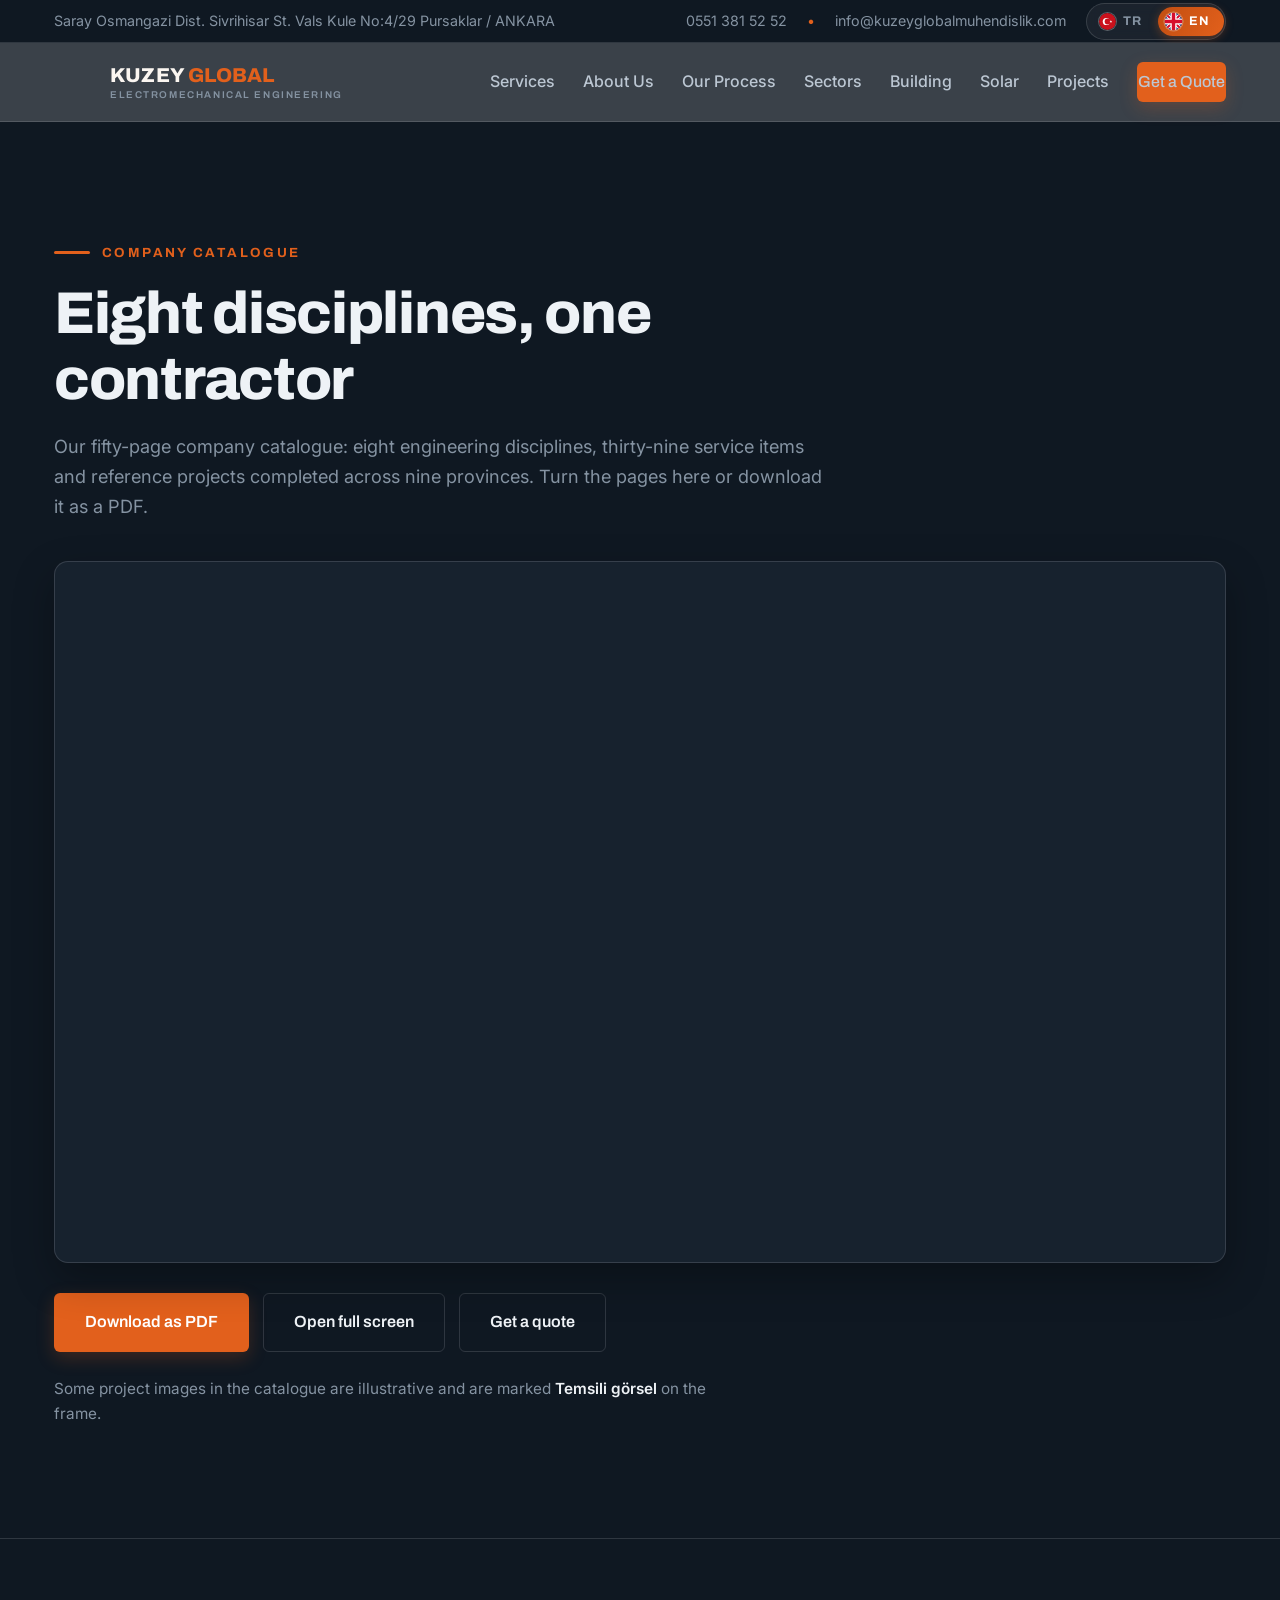
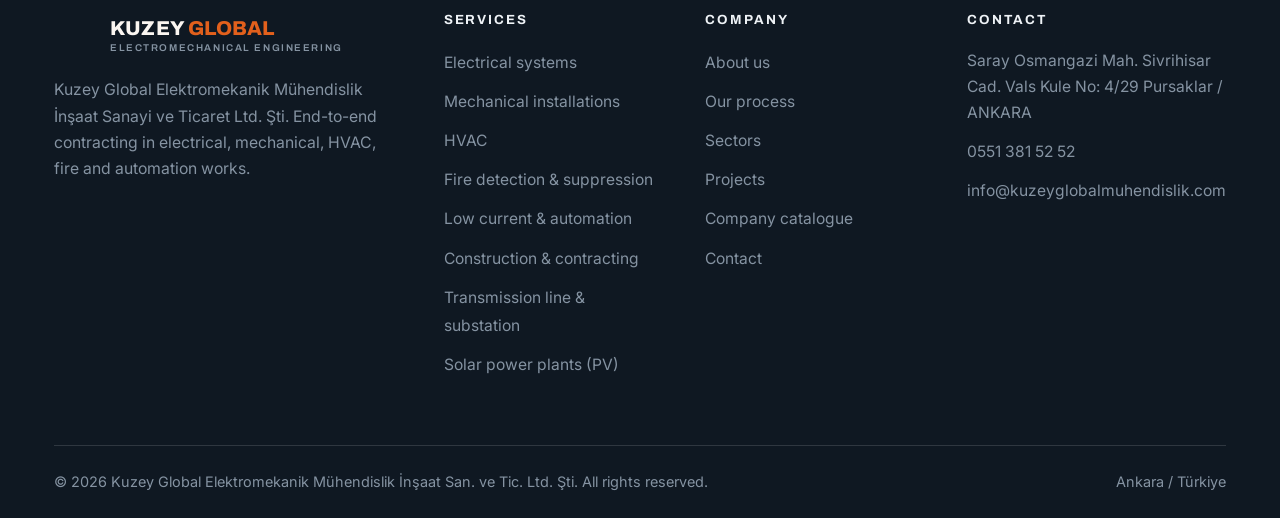
<file: katalog.html>
<!DOCTYPE html>
<html lang="tr">
<head>
<meta charset="UTF-8">
<meta name="viewport" content="width=device-width, initial-scale=1">
<title>Kurumsal Katalog | Kuzey Global Elektromekanik Mühendislik</title>
<meta name="description" content="Kuzey Global elli sayfalık kurumsal tanıtım kataloğu: sekiz mühendislik disiplini, otuz dokuz hizmet kalemi ve dokuz ilde tamamlanan referans projeler. Çevrimiçi okuyun ya da PDF olarak indirin.">
<meta name="robots" content="index, follow">
<meta name="theme-color" content="#FF6A16">
<link rel="canonical" href="https://www.kuzeyglobalmuhendislik.com/katalog.html">

<meta property="og:type" content="website">
<meta property="og:locale" content="tr_TR">
<meta property="og:site_name" content="Kuzey Global Elektromekanik Mühendislik">
<meta property="og:url" content="https://www.kuzeyglobalmuhendislik.com/katalog.html">
<meta property="og:title" content="Kurumsal Katalog | Kuzey Global Elektromekanik Mühendislik">
<meta property="og:description" content="Sekiz mühendislik disiplini, otuz dokuz hizmet kalemi, dokuz ilde referans proje. Elli sayfalık kurumsal katalog.">
<meta property="og:image" content="https://www.kuzeyglobalmuhendislik.com/assets/gorseller/vitrin-pano.jpg">

<link rel="icon" href="assets/favicon.svg" type="image/svg+xml">
<link rel="icon" href="favicon.ico" sizes="any">
<link rel="apple-touch-icon" href="assets/apple-touch-icon.png">
<link rel="preconnect" href="https://fonts.googleapis.com">
<link rel="preconnect" href="https://fonts.gstatic.com" crossorigin>
<link href="https://fonts.googleapis.com/css2?family=Archivo:wght@500;600;700;800&family=Inter:wght@400;500;600&display=swap" rel="stylesheet">
<link rel="stylesheet" href="css/stil.css?s=21">
</head>
<body>

<svg width="0" height="0" style="position:absolute" aria-hidden="true">
  <symbol id="marka-logo" viewBox="0 0 64 64">
    <g fill="none" stroke="currentColor" stroke-width="2.6" stroke-linejoin="round">
      <path d="M5 58V29h10v29"/>
      <path d="M17 58V12h12v46"/>
      <path d="M31 58V23h10v35"/>
      <path d="M8 35h4M8 42h4M20 19h6M20 27h6M20 35h6M34 30h4M34 38h4" stroke-width="1.8" stroke-linecap="round"/>
    </g>
    <g fill="none" stroke="currentColor" stroke-linecap="butt">
      <circle cx="44" cy="34" r="15" stroke-width="5.5" stroke-dasharray="7.2 5.6"/>
      <circle cx="44" cy="34" r="8.5" stroke-width="2.4"/>
    </g>
    <path d="M41.5 12 L30 35.5 h8.5 L33.5 55 L50 31 h-8.5 Z" fill="#FF6A16"/>
  </symbol>
</svg>

<div class="ust-serit">
  <div class="kenar">
    <span class="ust-serit-adres"
          data-tr="Saray Osmangazi Mah. Sivrihisar Cad. Vals Kule No:4/29 Pursaklar / ANKARA"
          data-en="Saray Osmangazi Dist. Sivrihisar St. Vals Kule No:4/29 Pursaklar / ANKARA">
      Saray Osmangazi Mah. Sivrihisar Cad. Vals Kule No:4/29 Pursaklar / ANKARA
    </span>
    <div class="ust-serit-sag">
      <a href="tel:+905513815252">0551 381 52 52</a>
      <span class="nokta">•</span>
      <a href="mailto:info@kuzeyglobalmuhendislik.com">info@kuzeyglobalmuhendislik.com</a>
      <!-- Dil secici: bayraklar SVG olarak gomulu (dis dosya yok),
           arkadaki gosterge secime gore kayar. -->
      <div class="dil" role="group" aria-label="Dil / Language">
        <span class="dil-gosterge" aria-hidden="true"></span>

        <button type="button" data-dil="tr" class="etkin" aria-label="Türkçe" title="Türkçe">
          <svg class="bayrak" viewBox="0 0 24 24" aria-hidden="true">
            <circle cx="12" cy="12" r="12" fill="#E30A17"/>
            <circle cx="10.4" cy="12" r="5.1" fill="#fff"/>
            <circle cx="12.1" cy="12" r="4.1" fill="#E30A17"/>
            <polygon fill="#fff" points="16.8,10 17.98,13.62 14.9,11.38 18.7,11.38 15.62,13.62"/>
          </svg>
          <span>TR</span>
        </button>

        <button type="button" data-dil="en" aria-label="English" title="English">
          <svg class="bayrak" viewBox="0 0 24 24" aria-hidden="true">
            <defs><clipPath id="dilBayrakEn"><circle cx="12" cy="12" r="12"/></clipPath></defs>
            <g clip-path="url(#dilBayrakEn)">
              <rect width="24" height="24" fill="#012169"/>
              <path d="M0 0 24 24M24 0 0 24" stroke="#fff" stroke-width="5"/>
              <path d="M0 0 24 24M24 0 0 24" stroke="#C8102E" stroke-width="2.6"/>
              <path d="M12 0V24M0 12H24" stroke="#fff" stroke-width="8"/>
              <path d="M12 0V24M0 12H24" stroke="#C8102E" stroke-width="4.6"/>
            </g>
          </svg>
          <span>EN</span>
        </button>
      </div>
    </div>
  </div>
</div>

<header class="baslik" id="baslik">
  <div class="kenar">
    <a href="index.html" class="logo" aria-label="Kuzey Global">
      <svg style="color:#FBF6F1"><use href="index.html#marka-logo"></use></svg>
      <span class="logo-yazi">
        <span class="logo-ad">KUZEY <span>GLOBAL</span></span>
        <span class="logo-alt" data-tr="ELEKTROMEKANİK MÜHENDİSLİK" data-en="ELECTROMECHANICAL ENGINEERING">ELEKTROMEKANİK MÜHENDİSLİK</span>
      </span>
    </a>

    <nav class="menu" id="menu">
      <a href="index.html#hizmetler"  data-tr="Hizmetler"      data-en="Services">Hizmetler</a>
      <a href="index.html#hakkimizda" data-tr="Hakkımızda"     data-en="About Us">Hakkımızda</a>
      <a href="index.html#surec"      data-tr="Çalışma Süreci" data-en="Our Process">Çalışma Süreci</a>
      <a href="index.html#sektorler"  data-tr="Sektörler"      data-en="Sectors">Sektörler</a>
      <a href="index.html#yapi"       data-tr="İnşaat"         data-en="Building">İnşaat</a>
      <a href="index.html#ges"        data-tr="GES"            data-en="Solar">GES</a>
      <a href="index.html#projeler"   data-tr="Projeler"       data-en="Projects">Projeler</a>
      <a href="index.html#iletisim" class="dugme dugme-dolu" data-tr="Teklif Alın" data-en="Get a Quote">Teklif Alın</a>
    </nav>

    <button class="menu-dugme" id="menuDugme" aria-label="Menü" aria-expanded="false">
      <span></span><span></span><span></span>
    </button>
  </div>
</header>


<main>
  <section class="bolum bolum-koyu katalog-bolum">
    <div class="kenar">
      <div class="bolum-giris">
        <span class="etiket" data-tr="Kurumsal Katalog" data-en="Company Catalogue">Kurumsal Katalog</span>
        <h1 data-tr="Sekiz disiplin, tek yüklenici" data-en="Eight disciplines, one contractor">Sekiz disiplin, tek yüklenici</h1>
        <p class="katalog-giris"
           data-tr="Elli sayfalık kurumsal tanıtım kataloğumuz: sekiz mühendislik disiplini, otuz dokuz hizmet kalemi ve dokuz ilde tamamlanan referans projeler. Sayfaları çevirerek okuyabilir ya da PDF olarak indirebilirsiniz."
           data-en="Our fifty-page company catalogue: eight engineering disciplines, thirty-nine service items and reference projects completed across nine provinces. Turn the pages here or download it as a PDF.">
          Elli sayfalık kurumsal tanıtım kataloğumuz: sekiz mühendislik disiplini, otuz dokuz hizmet
          kalemi ve dokuz ilde tamamlanan referans projeler. Sayfaları çevirerek okuyabilir ya da
          PDF olarak indirebilirsiniz.</p>
      </div>

      <div class="katalog-cerceve">
        <iframe src="https://online.fliphtml5.com/eheef/Kuzey-Global---Kurumsal-Katalog/"
                title="Kuzey Global Kurumsal Katalog"
                allowfullscreen
                loading="lazy"
                referrerpolicy="no-referrer-when-downgrade"></iframe>
      </div>

      <div class="katalog-dugmeler">
        <a class="dugme dugme-dolu" href="katalog.pdf" download
           data-tr="PDF olarak indir" data-en="Download as PDF">PDF olarak indir</a>
        <a class="dugme dugme-bos" href="https://online.fliphtml5.com/eheef/Kuzey-Global---Kurumsal-Katalog/" target="_blank" rel="noopener"
           data-tr="Tam ekran aç" data-en="Open full screen">Tam ekran aç</a>
        <a class="dugme dugme-bos" href="index.html#iletisim"
           data-tr="Teklif alın" data-en="Get a quote">Teklif alın</a>
      </div>

      <p class="katalog-not"
         data-tr="Katalogdaki bazı proje görselleri temsilidir ve kare üzerinde &lt;b&gt;Temsili görsel&lt;/b&gt; olarak işaretlenmiştir."
         data-en="Some project images in the catalogue are illustrative and are marked &lt;b&gt;Temsili görsel&lt;/b&gt; on the frame.">
        Katalogdaki bazı proje görselleri temsilidir ve kare üzerinde <b>Temsili görsel</b> olarak
        işaretlenmiştir.</p>
    </div>
  </section>
</main>


<footer class="alt">
  <div class="kenar">
    <div class="alt-ic">
      <div class="alt-marka">
        <div class="logo">
          <svg style="color:#FBF6F1"><use href="index.html#marka-logo"></use></svg>
          <span class="logo-yazi">
            <span class="logo-ad">KUZEY <span>GLOBAL</span></span>
            <span class="logo-alt" data-tr="ELEKTROMEKANİK MÜHENDİSLİK" data-en="ELECTROMECHANICAL ENGINEERING">ELEKTROMEKANİK MÜHENDİSLİK</span>
          </span>
        </div>
        <p data-tr="Kuzey Global Elektromekanik Mühendislik İnşaat Sanayi ve Ticaret Limited Şirketi. Elektrik, mekanik, iklimlendirme, yangın, otomasyon ve güneş enerji santrali işlerinde uçtan uca taahhüt."
           data-en="Kuzey Global Elektromekanik Mühendislik İnşaat Sanayi ve Ticaret Ltd. Şti. End-to-end contracting in electrical, mechanical, HVAC, fire and automation works.">
          Kuzey Global Elektromekanik Mühendislik İnşaat Sanayi ve Ticaret Limited Şirketi.
          Elektrik, mekanik, iklimlendirme, yangın, otomasyon ve güneş enerji santrali işlerinde uçtan uca taahhüt.</p>
      </div>

      <div>
        <h4 data-tr="Hizmetler" data-en="Services">Hizmetler</h4>
        <ul>
          <li><a href="index.html#hizmetler" data-tr="Elektrik tesisatı" data-en="Electrical systems">Elektrik tesisatı</a></li>
          <li><a href="index.html#hizmetler" data-tr="Mekanik tesisat" data-en="Mechanical installations">Mekanik tesisat</a></li>
          <li><a href="index.html#hizmetler" data-tr="İklimlendirme" data-en="HVAC">İklimlendirme</a></li>
          <li><a href="index.html#hizmetler" data-tr="Yangın algılama ve söndürme" data-en="Fire detection &amp; suppression">Yangın algılama ve söndürme</a></li>
          <li><a href="index.html#hizmetler" data-tr="Zayıf akım ve otomasyon" data-en="Low current &amp; automation">Zayıf akım ve otomasyon</a></li>
          <li><a href="index.html#yapi" data-tr="İnşaat ve taahhüt" data-en="Construction &amp; contracting">İnşaat ve taahhüt</a></li>
          <li><a href="index.html#hizmetler" data-tr="Enerji nakil hattı ve trafo merkezi" data-en="Transmission line &amp; substation">Enerji nakil hattı ve trafo merkezi</a></li>
          <li><a href="index.html#ges" data-tr="Güneş enerji santrali (GES)" data-en="Solar power plants (PV)">Güneş enerji santrali (GES)</a></li>
        </ul>
      </div>

      <div>
        <h4 data-tr="Kurumsal" data-en="Company">Kurumsal</h4>
        <ul>
          <li><a href="index.html#hakkimizda" data-tr="Hakkımızda" data-en="About us">Hakkımızda</a></li>
          <li><a href="index.html#surec" data-tr="Çalışma süreci" data-en="Our process">Çalışma süreci</a></li>
          <li><a href="index.html#sektorler" data-tr="Sektörler" data-en="Sectors">Sektörler</a></li>
          <li><a href="index.html#projeler" data-tr="Projeler" data-en="Projects">Projeler</a></li>
          <li><a href="katalog.html" data-tr="Kurumsal katalog" data-en="Company catalogue">Kurumsal katalog</a></li>
          <li><a href="index.html#iletisim" data-tr="İletişim" data-en="Contact">İletişim</a></li>
        </ul>
      </div>

      <div>
        <h4 data-tr="İletişim" data-en="Contact">İletişim</h4>
        <ul>
          <li><p>Saray Osmangazi Mah. Sivrihisar Cad. Vals Kule No: 4/29 Pursaklar / ANKARA</p></li>
          <li><a href="tel:+905513815252">0551 381 52 52</a></li>
          <li><a href="mailto:info@kuzeyglobalmuhendislik.com">info@kuzeyglobalmuhendislik.com</a></li>
        </ul>
      </div>
    </div>

    <div class="alt-serit">
      <span>
        © <span id="yil">2026</span>
        <span data-tr="Kuzey Global Elektromekanik Mühendislik İnşaat San. ve Tic. Ltd. Şti. Tüm hakları saklıdır."
              data-en="Kuzey Global Elektromekanik Mühendislik İnşaat San. ve Tic. Ltd. Şti. All rights reserved.">
          Kuzey Global Elektromekanik Mühendislik İnşaat San. ve Tic. Ltd. Şti. Tüm hakları saklıdır.</span>
      </span>
      <span data-tr="Ankara / Türkiye" data-en="Ankara / Türkiye">Ankara / Türkiye</span>
    </div>
  </div>
</footer>

<script src="js/site.js?s=21"></script>
</body>
</html>
</file>
<file: css/stil.css>
/* ==========================================================================
   Kuzey Global Elektromekanik - ana stil dosyasi
   Marka renkleri kartvizitten: turuncu vurgu, sicak koyu zemin, krem yazi.
   Bolumler acik/koyu donusumlu; renk degiskenleri bolum kabugunda yeniden
   tanimlandigi icin ayni bilesenler iki zeminde de dogru gorunur.
   ========================================================================== */

:root {
  /* Aydinlik-baskin duzen: varsayilan zemin BEYAZ, koyu bolumler istisna.
     Koyular sicak-siyah degil serin murekkep mavisi - ayni koyulukta cok
     daha az bogucu durur. Turuncu her yeri kaplayan gradyan degil, az
     kullanilan vurgu. */

  /* zeminler */
  --zemin:      #FFFFFF;
  --yuzey:      #F4F6F9;   /* serin, hafif mavi gri */
  --murekkep:   #0F1822;   /* koyu bolumler ve alt bilgi */
  --murekkep-2: #17222E;

  /* marka vurgusu - kartvizitten, bir tik yumusatildi */
  --turuncu:        #E2601C;
  --turuncu-parlak: #F5813E;
  --turuncu-koyu:   #C24E11;
  --turuncu-sis:    rgba(226, 96, 28, .10);

  /* metin (varsayilan: acik zemin uzerinde) */
  --metin:         #0F1822;
  --metin-yumusak: #414F5E;
  --metin-gri:     #6E7C8B;
  --cizgi:         rgba(15, 24, 34, .11);
  --kart-zemin:    #FFFFFF;
  --kart-golge:    0 12px 34px rgba(15, 24, 34, .07);

  --yazi-baslik: 'Archivo', 'Segoe UI', system-ui, sans-serif;
  --yazi-govde:  'Inter', 'Segoe UI', system-ui, sans-serif;

  --kenar: 1220px;
  --gecis: .35s cubic-bezier(.22, .61, .36, 1);
}

/* ---- bolum kabuklari: renk degiskenlerini devralir ---- */

/* acik bolumler (varsayilan) */
.bolum-acik   { background: var(--zemin); }
.bolum-acik-2 { background: var(--yuzey); }

/* koyu alanlar - degiskenler burada tersine cevrilir.
   Ust serit, baslik, vitrin ve alt bilgi de koyu kaldigi icin ayni listede;
   yoksa acik zemin degiskenlerini devralip yazilari kaybolur. */
.bolum-koyu, .bolum-siyah, .ust-serit, .baslik, .vitrin, .alt, .cagri {
  background: var(--murekkep);
  --metin:         #EEF2F6;
  --metin-yumusak: #BCC7D3;
  --metin-gri:     #8593A2;
  --cizgi:         rgba(238, 242, 246, .14);
  --kart-zemin:    #17222E;
  --kart-golge:    0 16px 40px rgba(0, 0, 0, .3);
  color: var(--metin);
}
.bolum-siyah { background: var(--murekkep-2); --kart-zemin: #1E2A38; }

* { margin: 0; padding: 0; box-sizing: border-box; }

html { font-size: 106.25%; scroll-behavior: smooth; scroll-padding-top: 84px; }

body {
  font-family: var(--yazi-govde);
  background: var(--zemin);
  color: var(--metin);
  line-height: 1.65;
  -webkit-font-smoothing: antialiased;
  /* `clip` tercih edildi: `hidden` verildiginde tarayici overflow-y'yi `auto`
     yapar ve body gereksiz yere bir kaydirma kabina donusur. `clip` yatay
     tasmayi ayni sekilde engeller, yan etkisi yoktur. */
  overflow-x: clip;
}

img { max-width: 100%; display: block; }
a { color: inherit; text-decoration: none; }
ul { list-style: none; }

.kenar { width: 100%; max-width: var(--kenar); margin: 0 auto; padding: 0 24px; }

/* ---------- tipografi ---------- */

h1, h2, h3, h4 { font-family: var(--yazi-baslik); font-weight: 700; line-height: 1.12; letter-spacing: -.022em; color: var(--metin); }

h1 { font-size: clamp(2.5rem, 6vw, 4.6rem); font-weight: 800; }
h2 { font-size: clamp(1.95rem, 3.6vw, 3rem); }
h3 { font-size: 1.22rem; letter-spacing: -.01em; }

p { color: var(--metin-yumusak); }

.etiket {
  display: inline-flex; align-items: center; gap: 12px;
  font-family: var(--yazi-baslik);
  font-size: .78rem; font-weight: 700;
  letter-spacing: .18em; text-transform: uppercase;
  color: var(--turuncu);
  margin-bottom: 18px;
}
.etiket::before {
  content: ""; width: 36px; height: 3px; border-radius: 2px;
  background: var(--turuncu);
}

.bolum-giris { max-width: 680px; margin-bottom: 58px; }
.bolum-giris p { font-size: 1.07rem; margin-top: 18px; color: var(--metin-gri); }

.vurgu { color: var(--turuncu); }

/* ---------- dugmeler ---------- */

.dugme {
  display: inline-flex; align-items: center; justify-content: center; gap: 10px;
  padding: 15px 30px;
  font-family: var(--yazi-baslik); font-size: .95rem; font-weight: 600;
  border: 1px solid transparent; border-radius: 6px;
  cursor: pointer; transition: var(--gecis);
  white-space: nowrap;
}
.dugme-dolu {
  background: var(--turuncu); color: #fff;
  box-shadow: 0 6px 18px rgba(226, 96, 28, .22);
}
.dugme-dolu:hover { background: var(--turuncu-koyu); transform: translateY(-2px); box-shadow: 0 10px 24px rgba(226, 96, 28, .3); }
.dugme-bos { border-color: var(--cizgi); color: var(--metin); }
.dugme-bos:hover { border-color: var(--turuncu); color: var(--turuncu); transform: translateY(-2px); }
.dugme svg { width: 17px; height: 17px; }

/* ---------- ust serit ---------- */

.ust-serit {
  border-bottom: 1px solid var(--cizgi);
  font-size: .84rem; color: var(--metin-gri);
}
.ust-serit .kenar { display: flex; justify-content: space-between; align-items: center; gap: 20px; min-height: 42px; }
.ust-serit a { transition: color .2s; }
.ust-serit a:hover { color: var(--turuncu); }
.ust-serit-sag { display: flex; gap: 20px; align-items: center; }
.ust-serit .nokta { color: var(--turuncu); }

/* ---------- dil secici ----------
   Bayraklar gomulu SVG; arkadaki gosterge secime gore kayar. Yazi tipi ya da
   dis ikon dosyasi kullanilmaz, boylece yavas yuklenmede bozulmaz. */

.dil {
  position: relative;
  display: inline-flex; align-items: center; gap: 2px;
  padding: 3px;
  border: 1px solid var(--cizgi); border-radius: 100px;
  background: rgba(251, 246, 241, .05);
  backdrop-filter: blur(6px);
}
.dil-gosterge {
  position: absolute; top: 3px; left: 3px; z-index: 0;
  width: calc(50% - 3px); height: calc(100% - 6px);
  border-radius: 100px;
  background: linear-gradient(120deg, var(--turuncu-koyu), var(--turuncu));
  box-shadow: 0 2px 10px rgba(226, 96, 28, .35);
  transition: transform .32s cubic-bezier(.22, .61, .36, 1);
}
.dil.en-etkin .dil-gosterge { transform: translateX(calc(100% + 2px)); }

.dil button {
  position: relative; z-index: 1;
  display: inline-flex; align-items: center; gap: 7px;
  border: 0; cursor: pointer; background: none;
  font-family: var(--yazi-baslik); font-size: .74rem; font-weight: 700; letter-spacing: .06em;
  color: var(--metin-gri); padding: 6px 13px 6px 9px; border-radius: 100px;
  transition: color .28s;
}
.dil button:hover { color: var(--metin); }
.dil button.etkin { color: #fff; }

.bayrak {
  width: 17px; height: 17px; flex-shrink: 0; border-radius: 50%;
  box-shadow: 0 0 0 1px rgba(255, 255, 255, .28);
  filter: saturate(.85);
  transition: filter .28s, transform .28s;
}
.dil button.etkin .bayrak { filter: saturate(1.1); transform: scale(1.06); }

@media (max-width: 720px) {
  .dil button span { display: none; }
  .dil button { padding: 7px 10px; }
  .bayrak { width: 19px; height: 19px; }
}

/* ---------- baslik / menu ---------- */

.baslik {
  position: sticky; top: 0; z-index: 100;
  background: rgba(15, 24, 34, .82);
  backdrop-filter: blur(16px);
  border-bottom: 1px solid var(--cizgi);
  transition: background .3s;
}
.baslik.kayik { background: rgba(15, 24, 34, .96); }
.baslik .kenar { display: flex; align-items: center; justify-content: space-between; height: 78px; gap: 24px; }

.logo { display: flex; align-items: center; gap: 12px; flex-shrink: 0; }
.logo svg { width: 44px; height: 44px; }
.logo-yazi { font-family: var(--yazi-baslik); line-height: 1; }
.logo-ad { font-size: 1.18rem; font-weight: 800; letter-spacing: .01em; color: #FBF6F1; }
.logo-ad span { color: var(--turuncu); }
.logo-alt { display: block; font-size: .58rem; font-weight: 600; letter-spacing: .16em; color: #8593A2; margin-top: 5px; }

.menu { display: flex; align-items: center; gap: 28px; }
.menu a {
  font-size: .94rem; font-weight: 500; color: var(--metin-yumusak);
  position: relative; padding: 6px 0; transition: color .25s;
}
.menu a::after {
  content: ""; position: absolute; left: 0; bottom: 0; width: 0; height: 2px; border-radius: 2px;
  background: var(--turuncu); transition: width .25s;
}
.menu a:hover { color: var(--metin); }
.menu a:hover::after, .menu a.etkin::after { width: 100%; }
.menu a.dugme::after { display: none; }
.menu a.etkin:not(.dugme) { color: var(--turuncu); }
/* Dolgulu "Teklif Alin" dugmesi haric: o zaten turuncu ZEMINLI. Kural onu da
   kapsayinca iletisim bolumune gelindiginde yazi turuncu oluyor ve dugme bos
   bir dikdortgen gibi gorunuyordu (turuncu uzerine turuncu). */
.menu a.dugme-dolu.etkin { color: #fff; }
.menu .dugme::after { display: none; }

.menu-dugme { display: none; background: none; border: 0; cursor: pointer; padding: 8px; }
.menu-dugme span { display: block; width: 24px; height: 2px; background: var(--metin); margin: 5px 0; transition: var(--gecis); }
.menu-dugme.acik span:nth-child(1) { transform: translateY(7px) rotate(45deg); }
.menu-dugme.acik span:nth-child(2) { opacity: 0; }
.menu-dugme.acik span:nth-child(3) { transform: translateY(-7px) rotate(-45deg); }

/* ---------- vitrin ---------- */

.vitrin { position: relative; overflow: hidden; }
.vitrin-fon {
  position: absolute; inset: 0;
  background-image: url("../assets/gorseller/vitrin-pano.jpg");
  background-size: cover; background-position: center 40%;
  filter: saturate(.75) contrast(1.05);
}
.vitrin-perde {
  position: absolute; inset: 0;
  background:
    linear-gradient(100deg, rgba(15, 24, 34, .94) 0%, rgba(15, 24, 34, .84) 40%, rgba(15, 24, 34, .48) 68%, rgba(15, 24, 34, .66) 100%),
    radial-gradient(720px 440px at 76% 28%, rgba(226, 96, 28, .18), transparent 68%),
    linear-gradient(0deg, var(--murekkep) 1%, transparent 30%);
}
.vitrin-izgara {
  position: absolute; inset: 0; pointer-events: none; opacity: .35;
  background-image:
    linear-gradient(var(--cizgi) 1px, transparent 1px),
    linear-gradient(90deg, var(--cizgi) 1px, transparent 1px);
  background-size: 78px 78px;
  -webkit-mask-image: radial-gradient(ellipse 90% 80% at 40% 35%, #000 30%, transparent 76%);
  mask-image: radial-gradient(ellipse 90% 80% at 40% 35%, #000 30%, transparent 76%);
}
.vitrin .kenar { position: relative; z-index: 2; }

/* Baslik buyudugu icin ust/alt bosluk kisildi: yoksa "Projenizi
   konusalim" dugmesi 900 px yuksekligindeki ekranda katlanin altina
   dusuyordu (olculdu: 932 px). */
.vitrin-ic { max-width: 940px; padding: 62px 0 72px; }
/* Vitrin basligi sayfanin ilk ve en guclu cumlesi; genel h1 olcusunden
   bilerek buyuk. Kutu 780 -> 940 px genisletildi, yoksa buyuyen yazi
   fazladan satira kiriliyordu. */
.vitrin h1 { font-size: clamp(2.8rem, 6.9vw, 5.5rem); line-height: 1.04; margin-bottom: 18px; text-shadow: 0 2px 30px rgba(0, 0, 0, .5); }
.vitrin h1 em { font-style: normal; color: var(--turuncu-parlak); }
.vitrin-metin { font-size: 1.13rem; max-width: 600px; color: var(--metin-yumusak); }
.vitrin-dugmeler { display: flex; flex-wrap: wrap; gap: 14px; margin-top: 40px; }

.vitrin-rozet {
  display: inline-flex; align-items: center; gap: 10px;
  padding: 9px 18px; margin-bottom: 28px;
  border: 1px solid rgba(245, 129, 62, .34); border-radius: 100px;
  background: rgba(226, 96, 28, .14);
  backdrop-filter: blur(6px);
  font-size: .85rem; color: var(--metin);
}
.vitrin-rozet b { color: var(--turuncu-parlak); font-weight: 600; }
.nabiz {
  width: 8px; height: 8px; border-radius: 50%; background: var(--turuncu-parlak); flex-shrink: 0;
  box-shadow: 0 0 0 0 rgba(245, 129, 62, .7); animation: nabiz 2.2s infinite;
}
@keyframes nabiz { 70% { box-shadow: 0 0 0 11px rgba(245, 129, 62, 0); } 100% { box-shadow: 0 0 0 0 rgba(245, 129, 62, 0); } }

/* rakam seridi */
.rakamlar {
  position: relative; z-index: 2;
  border-top: 1px solid var(--cizgi);
  background: linear-gradient(180deg, rgba(23, 34, 46, .88), rgba(15, 24, 34, .96));
  backdrop-filter: blur(8px);
}
.rakamlar-ic { display: grid; grid-template-columns: repeat(4, 1fr); }
.rakam { padding: 36px 26px; border-left: 1px solid var(--cizgi); }
.rakam:first-child { border-left: 0; padding-left: 0; }
.rakam-sayi {
  font-family: var(--yazi-baslik); font-size: 2.6rem; font-weight: 800; line-height: 1;
  background: linear-gradient(100deg, #FFFFFF, #DCE6F0);
  -webkit-background-clip: text; background-clip: text; color: transparent;
}
.rakam-sayi span { color: var(--turuncu-parlak); -webkit-text-fill-color: var(--turuncu-parlak); }
.rakam-ad { font-size: .85rem; color: var(--metin-gri); margin-top: 9px; letter-spacing: .04em; }

/* ---------- bolum kabugu ---------- */

.bolum { padding: 112px 0; position: relative; }

/* ---------- hizmetler ---------- */

/* --- Disiplin detay paneli: sekme -> kalem -> gorsel + metin --- */
/* Ust serit sabit; kaydirma payi olmazsa blok basligi serit altinda kaliyor */
.disiplin { margin-top: 46px; scroll-margin-top: 100px; }
.disiplin-ust { margin-bottom: 20px; }
.disiplin-baslik {
  font-size: .8rem; font-weight: 700; letter-spacing: .12em; text-transform: uppercase;
  color: var(--metin-gri); margin-bottom: 8px;
}
.disiplin-ust p { font-size: .95rem; color: var(--metin-gri); max-width: 74ch; }

.disiplin-sekmeler {
  display: flex; flex-wrap: wrap; gap: 8px; margin-bottom: 24px;
  padding-bottom: 18px; border-bottom: 1px solid var(--cizgi);
}
.disiplin-sekme {
  font: inherit; font-size: .86rem; font-weight: 600; cursor: pointer;
  padding: 9px 16px; border-radius: 100px;
  background: transparent; color: var(--metin-gri);
  border: 1px solid var(--cizgi); transition: var(--gecis);
}
.disiplin-sekme:hover { color: var(--metin); border-color: rgba(226, 96, 28, .45); }
.disiplin-sekme.etkin { background: var(--turuncu); color: #fff; border-color: var(--turuncu); }

.disiplin-panel[hidden] { display: none; }
.disiplin-ad { font-size: 1.16rem; margin-bottom: 14px; }

/* Ikinci kademe: kalem secimi */
.kalem-dugmeler { display: flex; flex-wrap: wrap; gap: 7px; margin-bottom: 22px; }
.kalem-dugme {
  font: inherit; font-size: .82rem; font-weight: 500; cursor: pointer;
  padding: 7px 14px; border-radius: 8px;
  background: var(--kart-zemin); color: var(--metin-gri);
  border: 1px solid var(--cizgi); transition: var(--gecis);
}
.kalem-dugme:hover { color: var(--metin); border-color: rgba(226, 96, 28, .45); }
.kalem-dugme.etkin {
  color: var(--turuncu); font-weight: 700;
  border-color: var(--turuncu); background: var(--turuncu-sis);
}

.kalem-detay { display: grid; grid-template-columns: 340px 1fr; gap: 30px; align-items: start; }
.kalem-detay[hidden] { display: none; }
.kalem-gorsel {
  aspect-ratio: 4 / 3; overflow: hidden; border-radius: 10px;
  border: 1px solid var(--cizgi); background: var(--yuzey);
}
.kalem-gorsel img { width: 100%; height: 100%; object-fit: cover; display: block; }
/* Lisansi kunye zorunlu kilan fotograflarda (CC BY / CC BY-SA) kaynak
   goruntunun uzerinde durur; silinirse lisans ihlali olur. */
.kalem-gorsel { position: relative; }
.kalem-kaynak {
  position: absolute; right: 7px; bottom: 7px; z-index: 2;
  font-size: .58rem; letter-spacing: .02em; padding: 3px 7px; border-radius: 5px;
  background: rgba(15, 24, 34, .68); color: rgba(255, 255, 255, .92);
}
.kalem-metin h4 { font-size: 1.05rem; margin-bottom: 8px; }
.kalem-metin > p { font-size: .95rem; color: var(--metin-gri); }
.kalem-uygulama {
  margin-top: 18px; padding-top: 16px; border-top: 1px solid var(--cizgi);
}
.kalem-uygulama b {
  display: block; font-size: .74rem; font-weight: 700; letter-spacing: .1em;
  text-transform: uppercase; color: var(--turuncu); margin-bottom: 7px;
}
.kalem-uygulama span { display: block; font-size: .92rem; line-height: 1.65; color: var(--metin-gri); }

@media (max-width: 860px) {
  .kalem-detay { grid-template-columns: 1fr; gap: 20px; }
  .kalem-gorsel { aspect-ratio: 16 / 9; }
}

.hizmet-izgara { display: grid; grid-template-columns: repeat(3, 1fr); gap: 20px; }
.hizmet {
  background: var(--kart-zemin); padding: 38px 32px 34px;
  border: 1px solid var(--cizgi); border-radius: 10px;
  position: relative; overflow: hidden; transition: var(--gecis);
}
.hizmet::after {
  content: ""; position: absolute; left: 0; top: 0; width: 100%; height: 3px;
  background: var(--turuncu);
  transform: scaleX(0); transform-origin: left; transition: transform .4s;
}
.hizmet:hover { transform: translateY(-6px); border-color: rgba(226, 96, 28, .35); box-shadow: var(--kart-golge); }
/* Kart tiklanabilir: alttaki kalem paneline goturur */
.hizmet[data-disiplin] { cursor: pointer; }
.hizmet[data-disiplin]:focus-visible {
  outline: 2px solid var(--turuncu); outline-offset: 3px;
}
.hizmet-ipucu {
  display: inline-flex; align-items: center; gap: 6px; margin-top: 18px;
  font-size: .78rem; font-weight: 600; color: var(--turuncu);
}
.hizmet-ipucu svg { width: 14px; height: 14px; transition: transform .3s ease; }
.hizmet:hover .hizmet-ipucu svg { transform: translateX(3px); }
.hizmet:hover::after { transform: scaleX(1); }
/* --- Hizmet kartinda fotograf ---
   Kart dolgusu 38/32 px; gorsel kartin tepesine tam oturmasi icin negatif
   kenar bosluguyla disari tasirilir. Ust kose yaricapi kartinkiyle ayni
   olmali, yoksa gorselin kosesi kartin disina tasar. */
.hizmet-gorsel {
  position: relative; margin: -38px -32px 24px;
  aspect-ratio: 16 / 9; overflow: hidden;
  border-radius: 9px 9px 0 0; background: var(--yuzey);
}
.hizmet-gorsel img {
  width: 100%; height: 100%; object-fit: cover; display: block;
  transition: transform .6s cubic-bezier(.22, .61, .36, 1);
}
.hizmet:hover .hizmet-gorsel img { transform: scale(1.05); }
.hizmet-gorsel::after {
  content: ""; position: absolute; inset: 0; pointer-events: none;
  background: linear-gradient(180deg, transparent 60%, rgba(15, 24, 34, .35));
}
/* Fotograf gelince ikon gorselin uzerine binen bir rozete donusur */
.hizmet-gorsel + .hizmet-ikon {
  margin-top: -50px; margin-bottom: 18px; position: relative; z-index: 2;
  background: var(--kart-zemin); border-color: rgba(226, 96, 28, .4);
  box-shadow: 0 6px 18px rgba(15, 24, 34, .18);
}
.hizmet-temsili {
  position: absolute; right: 8px; bottom: 8px; z-index: 2;
  font-size: .6rem; font-weight: 600; letter-spacing: .05em;
  padding: 4px 8px; border-radius: 6px;
  background: rgba(15, 24, 34, .72); color: #fff;
}
/* Genis kart (GES) yatay dizilir; gorsel solda dar bir sutun olur */
.hizmet-genis .hizmet-gorsel {
  margin: 0; width: 190px; aspect-ratio: 4 / 3; border-radius: 9px;
}
@media (max-width: 720px) {
  .hizmet-genis .hizmet-gorsel { width: 100%; aspect-ratio: 16 / 9; }
}

.hizmet-ikon {
  width: 54px; height: 54px; margin-bottom: 24px;
  display: grid; place-items: center;
  border-radius: 12px;
  background: var(--turuncu-sis);
  border: 1px solid rgba(226, 96, 28, .26);
  transition: var(--gecis);
}
.hizmet-ikon svg { width: 26px; height: 26px; stroke: var(--turuncu); }
.hizmet:hover .hizmet-ikon { background: var(--turuncu); border-color: transparent; }
.hizmet:hover .hizmet-ikon svg { stroke: #fff; }
.hizmet h3 { margin-bottom: 12px; }
.hizmet p { font-size: .95rem; color: var(--metin-gri); }
.hizmet ul { margin-top: 18px; display: flex; flex-wrap: wrap; gap: 8px; }
.hizmet li {
  font-size: .76rem; color: var(--metin-gri); padding: 5px 11px;
  border: 1px solid var(--cizgi); border-radius: 100px;
}

/* ---------- hakkimizda ---------- */

.hakkinda { display: grid; grid-template-columns: 1fr 1fr; gap: 76px; align-items: center; }
.hakkinda-gorsel { position: relative; }
.hakkinda-gorsel img {
  width: 100%; aspect-ratio: 4 / 3; object-fit: cover;
  border-radius: 10px; box-shadow: var(--kart-golge);
}
.hakkinda-gorsel::before {
  content: ""; position: absolute; left: -20px; bottom: -20px; width: 140px; height: 140px;
  border-left: 4px solid var(--turuncu); border-bottom: 4px solid var(--turuncu);
  border-radius: 0 0 0 10px;
}
.hakkinda-gorsel::after {
  content: ""; position: absolute; right: -14px; top: -14px; width: 96px; height: 96px;
  border-right: 4px solid rgba(226, 96, 28, .35); border-top: 4px solid rgba(226, 96, 28, .35);
  border-radius: 0 10px 0 0;
}
.hakkinda-madde { display: flex; gap: 16px; padding: 20px 0; border-bottom: 1px solid var(--cizgi); }
.hakkinda-madde:last-child { border-bottom: 0; }
.hakkinda-madde svg { width: 22px; height: 22px; stroke: var(--turuncu); flex-shrink: 0; margin-top: 4px; }
.hakkinda-madde h4 { font-size: 1.03rem; margin-bottom: 5px; }
.hakkinda-madde p { font-size: .93rem; color: var(--metin-gri); }

/* ---------- surec ---------- */

.surec { display: grid; grid-template-columns: repeat(4, 1fr); gap: 32px; position: relative; }
.surec::before {
  content: ""; position: absolute; top: 28px; left: 7%; right: 7%; height: 2px; border-radius: 2px;
  background: linear-gradient(90deg, transparent, var(--cizgi) 12%, var(--cizgi) 88%, transparent);
}
.adim { position: relative; }
.adim-no {
  width: 56px; height: 56px; border-radius: 50%;
  display: grid; place-items: center;
  font-family: var(--yazi-baslik); font-size: 1.1rem; font-weight: 800;
  background: var(--kart-zemin); border: 2px solid var(--turuncu); color: var(--turuncu);
  margin-bottom: 22px; position: relative; z-index: 2; transition: var(--gecis);
}
.adim:hover .adim-no {
  background: var(--turuncu); color: #fff; border-color: transparent; transform: scale(1.06);
  box-shadow: 0 8px 20px rgba(226, 96, 28, .26);
}
.adim h3 { font-size: 1.09rem; margin-bottom: 10px; }
.adim p { font-size: .92rem; color: var(--metin-gri); }

/* ---------- sektorler ---------- */

.sektor-izgara { display: grid; grid-template-columns: repeat(4, 1fr); gap: 16px; }
.sektor {
  padding: 26px 22px; border: 1px solid var(--cizgi); border-radius: 10px;
  display: flex; align-items: center; gap: 14px; transition: var(--gecis);
  background: var(--kart-zemin);
}
.sektor:hover {
  border-color: rgba(226, 96, 28, .3); transform: translateY(-4px);
  background: var(--turuncu-sis); box-shadow: var(--kart-golge);
}
.sektor svg { width: 24px; height: 24px; stroke: var(--turuncu); flex-shrink: 0; }
.sektor span { font-size: .95rem; font-weight: 500; }

/* ---------- projeler ---------- */

.proje-izgara { display: grid; grid-template-columns: repeat(3, 1fr); gap: 24px; }
.proje {
  border: 1px solid var(--cizgi); border-radius: 10px; overflow: hidden;
  transition: var(--gecis); background: var(--kart-zemin);
}
.proje:hover { transform: translateY(-6px); border-color: rgba(226, 96, 28, .35); box-shadow: var(--kart-golge); }
.proje-gorsel { aspect-ratio: 16 / 10; position: relative; overflow: hidden; }
.proje-gorsel img { width: 100%; height: 100%; object-fit: cover; transition: transform .6s cubic-bezier(.22, .61, .36, 1); }
.proje:hover .proje-gorsel img { transform: scale(1.06); }
.proje-gorsel::after {
  content: ""; position: absolute; inset: 0;
  background: linear-gradient(180deg, rgba(15, 24, 34, .05), rgba(15, 24, 34, .5));
}
.proje-rozet {
  position: absolute; top: 14px; left: 14px; z-index: 2;
  background: var(--turuncu); color: #fff;
  font-size: .7rem; font-weight: 700; letter-spacing: .08em; text-transform: uppercase;
  padding: 6px 12px; border-radius: 100px;
}
.proje-alt { padding: 24px 24px 26px; }
.proje-alt h3 { font-size: 1.07rem; margin-bottom: 8px; }
.proje-alt p { font-size: .9rem; color: var(--metin-gri); }
.proje-yer { display: flex; align-items: center; gap: 7px; margin-top: 16px; font-size: .82rem; color: var(--metin-gri); }
.proje-yer svg { width: 15px; height: 15px; stroke: var(--turuncu); }

/* ---------- cagri seridi ---------- */

.cagri {
  position: relative; overflow: hidden;
  padding: 72px 0;
}
.cagri::before {
  content: ""; position: absolute; inset: 0; opacity: .07;
  background-image:
    linear-gradient(rgba(255, 255, 255, .5) 1px, transparent 1px),
    linear-gradient(90deg, rgba(255, 255, 255, .5) 1px, transparent 1px);
  background-size: 60px 60px;
  -webkit-mask-image: radial-gradient(ellipse 80% 100% at 80% 50%, #000, transparent 72%);
  mask-image: radial-gradient(ellipse 80% 100% at 80% 50%, #000, transparent 72%);
}
.cagri .kenar { position: relative; z-index: 2; display: flex; align-items: center; justify-content: space-between; gap: 40px; flex-wrap: wrap; }
.cagri h2 { color: var(--metin); max-width: 640px; }
.cagri p { color: var(--metin-yumusak); margin-top: 12px; max-width: 570px; }
.cagri .dugme { background: var(--turuncu); color: #fff; border-color: var(--turuncu); }
.cagri .dugme:hover { background: var(--turuncu-koyu); border-color: var(--turuncu-koyu); }

/* ---------- iletisim ---------- */

.iletisim { display: grid; grid-template-columns: minmax(0, 1.05fr) minmax(0, .95fr); gap: 60px; }

.form-satir { display: grid; grid-template-columns: minmax(0, 1fr) minmax(0, 1fr); gap: 18px; }
.alan { margin-bottom: 18px; }
.alan label { display: block; font-size: .82rem; color: var(--metin-gri); margin-bottom: 8px; letter-spacing: .03em; font-weight: 500; }
.alan input, .alan select, .alan textarea {
  width: 100%; min-width: 0; max-width: 100%; padding: 14px 16px;
  background: var(--kart-zemin); border: 1px solid var(--cizgi); border-radius: 8px;
  color: var(--metin); font-family: var(--yazi-govde); font-size: .95rem;
  transition: border-color .25s, box-shadow .25s;
}
.alan textarea { resize: vertical; min-height: 132px; }
.alan input:focus, .alan select:focus, .alan textarea:focus {
  outline: 0; border-color: var(--turuncu); box-shadow: 0 0 0 4px rgba(226, 96, 28, .13);
}
.alan input::placeholder, .alan textarea::placeholder { color: var(--metin-gri); opacity: .75; }
.form-not { font-size: .8rem; color: var(--metin-gri); margin-top: 14px; }
.form-sonuc {
  display: none; margin-top: 16px; padding: 14px 16px; border-radius: 8px;
  background: var(--turuncu-sis); border: 1px solid rgba(226, 96, 28, .35);
  font-size: .9rem; color: var(--metin);
}
.form-sonuc.gorunur { display: block; }

.iletisim-kart {
  border: 1px solid var(--cizgi); border-radius: 12px; padding: 34px 30px;
  background: var(--kart-zemin); height: fit-content; box-shadow: var(--kart-golge);
}
.iletisim-kalem { display: flex; gap: 16px; padding: 19px 0; border-bottom: 1px solid var(--cizgi); }
.iletisim-kalem:first-of-type { padding-top: 0; }
.iletisim-kalem:last-of-type { border-bottom: 0; padding-bottom: 0; }
.iletisim-kalem .ikon {
  width: 44px; height: 44px; flex-shrink: 0; border-radius: 10px;
  display: grid; place-items: center;
  background: var(--turuncu-sis);
  border: 1px solid rgba(226, 96, 28, .24);
}
.iletisim-kalem .ikon svg { width: 19px; height: 19px; stroke: var(--turuncu); }
.iletisim-kalem h4 { font-size: .76rem; letter-spacing: .14em; text-transform: uppercase; color: var(--metin-gri); font-weight: 700; margin-bottom: 6px; }
/* e-posta adresi bolunemeyen tek kelime; dar ekranda ikonun yanina
   sigmayip sayfayi yatay kaydiriyordu (olculdu, 382 > 375 px). */
.iletisim-kalem p, .iletisim-kalem a {
  font-size: .96rem; color: var(--metin-yumusak); display: block;
  overflow-wrap: anywhere;
}
.iletisim-kalem a:hover { color: var(--turuncu); }
.harita {
  margin-top: 24px; aspect-ratio: 16 / 9; border-radius: 10px; overflow: hidden;
  border: 1px solid var(--cizgi);
}
.harita iframe { width: 100%; height: 100%; border: 0; display: block; filter: grayscale(.2) contrast(1.05); }

/* ---------- alt bilgi ---------- */

.alt { border-top: 1px solid var(--cizgi); padding: 74px 0 0; }
.alt-ic { display: grid; grid-template-columns: 1.6fr 1fr 1fr 1.2fr; gap: 48px; padding-bottom: 56px; }
.alt-ic h4 { font-size: .78rem; letter-spacing: .14em; text-transform: uppercase; color: var(--metin); margin-bottom: 20px; }
.alt-ic li { margin-bottom: 11px; }
.alt-ic a, .alt-ic p { font-size: .92rem; color: var(--metin-gri); transition: color .2s; }
.alt-ic a:hover { color: var(--turuncu); }
.alt-marka p { margin-top: 20px; max-width: 350px; font-size: .93rem; }
.alt-serit {
  border-top: 1px solid var(--cizgi); padding: 24px 0;
  display: flex; justify-content: space-between; align-items: center; gap: 20px; flex-wrap: wrap;
  font-size: .85rem; color: var(--metin-gri);
}

/* ---------- yukari dugmesi ---------- */

.yukari {
  position: fixed; right: 24px; bottom: 24px; z-index: 90;
  width: 48px; height: 48px; border-radius: 12px; border: 0; cursor: pointer;
  background: var(--turuncu);
  display: grid; place-items: center;
  box-shadow: 0 8px 20px rgba(226, 96, 28, .28);
  opacity: 0; visibility: hidden; transform: translateY(12px); transition: var(--gecis);
}
.yukari.gorunur { opacity: 1; visibility: visible; transform: none; }
.yukari:hover { transform: translateY(-3px); }
.yukari svg { width: 20px; height: 20px; stroke: #fff; }

/* ---------- belirme animasyonu ---------- */

.belir { opacity: 0; transform: translateY(26px); transition: opacity .7s ease, transform .7s cubic-bezier(.22, .61, .36, 1); }
.belir.gorundu { opacity: 1; transform: none; }

@media (prefers-reduced-motion: reduce) {
  .belir { opacity: 1; transform: none; transition: none; }
  html { scroll-behavior: auto; }
  .nabiz { animation: none; }
}

/* ---------- duyarli ---------- */

@media (max-width: 1024px) {
  .hizmet-izgara, .proje-izgara { grid-template-columns: repeat(2, 1fr); }
  .surec { grid-template-columns: repeat(2, 1fr); gap: 40px 30px; }
  .surec::before { display: none; }
  .sektor-izgara { grid-template-columns: repeat(2, 1fr); }
  .hakkinda { grid-template-columns: 1fr; gap: 52px; }
  .iletisim { grid-template-columns: minmax(0, 1fr); gap: 48px; }
  .alt-ic { grid-template-columns: 1fr 1fr; gap: 40px; }
}

@media (max-width: 720px) {
  .bolum { padding: 78px 0; }
  .vitrin-ic { padding: 86px 0 64px; }
  .ust-serit .kenar { flex-direction: column; align-items: flex-start; gap: 4px; padding-top: 8px; padding-bottom: 8px; }
  .ust-serit-adres { display: none; }

  .menu {
    position: fixed; inset: 78px 0 auto; flex-direction: column; align-items: stretch; gap: 0;
    background: var(--murekkep-2); border-bottom: 1px solid var(--cizgi);
    padding: 8px 24px 24px;
    transform: translateY(-135%); transition: transform .35s cubic-bezier(.22, .61, .36, 1);
    max-height: calc(100vh - 78px); overflow-y: auto;
  }
  .menu.acik { transform: none; }
  .menu a { padding: 15px 0; border-bottom: 1px solid var(--cizgi); }
  .menu a::after { display: none; }
  .menu .dugme { margin-top: 18px; border-bottom: 0; }
  .menu-dugme { display: block; }

  .rakamlar-ic { grid-template-columns: 1fr 1fr; }
  .rakam { border-left: 0; border-top: 1px solid var(--cizgi); padding: 24px 0 24px 20px; }
  .rakam:nth-child(1), .rakam:nth-child(2) { border-top: 0; }
  .rakam:nth-child(odd) { padding-left: 0; }
  .rakam:nth-child(even) { border-left: 1px solid var(--cizgi); }

  .hizmet-izgara, .proje-izgara, .surec, .sektor-izgara, .alt-ic { grid-template-columns: 1fr; }
  .form-satir { grid-template-columns: minmax(0, 1fr); gap: 0; }
  .hizmet { padding: 32px 26px; }
  .hizmet-gorsel { margin: -32px -26px 22px; }
  .cagri .kenar { flex-direction: column; align-items: flex-start; }
  .alt-serit { flex-direction: column; align-items: flex-start; gap: 10px; }
  .hakkinda-gorsel::after { display: none; }
}

/* ---------- tamamlanan isler ---------- */

.kapsam-serit {
  display: flex; flex-wrap: wrap; align-items: center; gap: 16px 26px;
  padding: 20px 26px; margin-bottom: 34px;
  border: 1px solid rgba(226, 96, 28, .24); border-radius: 10px;
  background: var(--turuncu-sis);
}
.kapsam-baslik { display: flex; align-items: center; gap: 10px; font-family: var(--yazi-baslik); font-weight: 700; font-size: .95rem; }
.kapsam-baslik svg { width: 20px; height: 20px; stroke: var(--turuncu); flex-shrink: 0; }
.kapsam-etiketler { display: flex; flex-wrap: wrap; gap: 8px; }
.kapsam-etiketler span {
  font-size: .78rem; color: var(--metin-yumusak);
  padding: 5px 12px; border-radius: 100px;
  border: 1px solid var(--cizgi); background: transparent;
}

.is-suzgec { display: flex; flex-wrap: wrap; gap: 9px; margin-bottom: 26px; }
.suzgec-dugme {
  font-family: var(--yazi-baslik); font-size: .84rem; font-weight: 600;
  padding: 9px 17px; border-radius: 100px; cursor: pointer;
  border: 1px solid var(--cizgi); background: transparent; color: var(--metin-gri);
  transition: var(--gecis);
}
.suzgec-dugme:hover { color: var(--metin); border-color: var(--turuncu); }
.suzgec-dugme.etkin { background: var(--turuncu); border-color: transparent; color: #fff; }

.is-listesi { display: grid; grid-template-columns: repeat(3, 1fr); gap: 16px; }
.is {
  background: var(--kart-zemin); border: 1px solid var(--cizgi); border-radius: 10px;
  padding: 22px 22px 20px; display: flex; flex-direction: column; gap: 12px;
  transition: var(--gecis);
}
.is:hover { transform: translateY(-4px); border-color: rgba(226, 96, 28, .32); box-shadow: var(--kart-golge); }
.is[hidden] { display: none !important; }

.is-ust { display: flex; align-items: center; justify-content: space-between; gap: 12px; }
.is-tur {
  font-size: .69rem; font-weight: 700; letter-spacing: .07em; text-transform: uppercase;
  padding: 4px 10px; border-radius: 100px; white-space: nowrap;
}
.is-tur-elektrik       { background: var(--turuncu-sis); color: var(--turuncu); border: 1px solid rgba(226, 96, 28, .28); }
.is-tur-elektromekanik { background: rgba(46, 92, 138, .12); color: #2E5C8A;               border: 1px solid rgba(46, 92, 138, .26); }
.is-tur-insaat         { background: transparent; color: var(--metin-gri); border: 1px solid var(--cizgi); }
.is-yil { font-size: .78rem; color: var(--metin-gri); white-space: nowrap; }

.is h3 { font-size: 1rem; line-height: 1.35; margin: 0; }
.is-alt {
  margin-top: auto; padding-top: 12px; border-top: 1px solid var(--cizgi);
  display: flex; align-items: center; gap: 8px; flex-wrap: wrap;
  font-size: .82rem; color: var(--metin-gri);
}
.is-ayrac { color: var(--turuncu); }
.is-yuklenici { color: var(--metin-yumusak); }

.is-not { margin-top: 30px; font-size: .87rem; color: var(--metin-gri); }

@media (max-width: 1024px) { .is-listesi { grid-template-columns: repeat(2, 1fr); } }
@media (max-width: 720px)  { .is-listesi { grid-template-columns: 1fr; } .kapsam-serit { padding: 18px 20px; } }

/* ---------- is kartlarindaki gorsel ----------
   Gorseller yapay zeka ile uretildi, gercek saha fotografi degil. Kart belirli
   bir projeyi adiyla andigi icin "Temsili gorsel" isareti zorunlu: onsuz
   fotograf o projenin belgesi gibi okunur. */

.is { padding: 0; overflow: hidden; }
.is > *:not(.is-gorsel) { margin-left: 20px; margin-right: 20px; }
.is > .is-ust { margin-top: 16px; }
.is > .is-alt { margin-bottom: 18px; }

.is-gorsel { position: relative; aspect-ratio: 16 / 10; overflow: hidden; background: var(--yuzey); }
.is-gorsel img {
  width: 100%; height: 100%; object-fit: cover; display: block;
  transition: transform .6s cubic-bezier(.22, .61, .36, 1);
}
.is:hover .is-gorsel img { transform: scale(1.05); }
.is-gorsel::after {
  content: ""; position: absolute; inset: 0; pointer-events: none;
  background: linear-gradient(180deg, transparent 55%, rgba(15, 24, 34, .45));
}
.is-temsili {
  position: absolute; right: 8px; bottom: 8px; z-index: 2;
  font-size: .6rem; font-weight: 600; letter-spacing: .05em;
  color: rgba(255, 255, 255, .82);
  background: rgba(15, 24, 34, .55);
  border: 1px solid rgba(255, 255, 255, .18);
  padding: 3px 8px; border-radius: 100px;
  backdrop-filter: blur(4px);
}

/* Gercek fotograf kullanilan kartlarda lisans kunyesi.
   CC BY / CC BY-SA kaynak belirtmeyi ZORUNLU tutar; bu kunye kaldirilirsa
   kullanim telif ihlaline doner. */
.is-kaynak {
  position: absolute; right: 8px; bottom: 8px; z-index: 2;
  font-size: .58rem; font-weight: 500; letter-spacing: .03em;
  color: rgba(255, 255, 255, .78);
  background: rgba(15, 24, 34, .58);
  border: 1px solid rgba(255, 255, 255, .16);
  padding: 3px 8px; border-radius: 100px;
  backdrop-filter: blur(4px);
  transition: color .2s, background .2s;
}
.is-kaynak:hover { color: #fff; background: rgba(15, 24, 34, .78); }

/* Sabit yil kutusu: sayac animasyonuna girmez (0'dan 2009'a saymak anlamsiz). */
.rakam-yil { background: none !important; -webkit-text-fill-color: var(--turuncu-parlak); color: var(--turuncu-parlak); }

/* ---------- GES (gunes enerji santrali) ---------- */

.ges-izgara { display: grid; grid-template-columns: repeat(2, 1fr); gap: 22px; }

.ges-kart {
  background: var(--kart-zemin); border: 1px solid var(--cizgi);
  border-radius: 14px; overflow: hidden; transition: var(--gecis);
  display: flex; flex-direction: column;
}
.ges-kart:hover { transform: translateY(-4px); border-color: rgba(226, 96, 28, .45); }

.ges-gorsel { position: relative; aspect-ratio: 16 / 9; overflow: hidden; background: var(--yuzey); }
.ges-gorsel img { width: 100%; height: 100%; object-fit: cover; display: block; transition: transform .5s ease; }
.ges-kart:hover .ges-gorsel img { transform: scale(1.04); }

.ges-govde { padding: 26px 26px 28px; }
.ges-govde h3 { font-size: 1.12rem; line-height: 1.3; margin-bottom: 10px; }
.ges-govde p { font-size: .95rem; color: var(--metin-gri); }
.ges-govde ul { margin-top: 18px; display: flex; flex-wrap: wrap; gap: 8px; }
.ges-govde li {
  font-size: .8rem; font-weight: 500; color: var(--metin-yumusak);
  background: rgba(226, 96, 28, .10); border: 1px solid rgba(226, 96, 28, .22);
  padding: 6px 12px; border-radius: 100px; list-style: none;
}

.ges-neden {
  margin-top: 34px; padding-top: 34px; border-top: 1px solid var(--cizgi);
  display: grid; grid-template-columns: repeat(3, 1fr); gap: 30px;
}
.ges-neden-kalem h4 {
  font-size: .95rem; margin-bottom: 10px; padding-left: 14px; position: relative;
}
.ges-neden-kalem h4::before {
  content: ""; position: absolute; left: 0; top: .35em;
  width: 4px; height: 1em; background: var(--turuncu); border-radius: 2px;
}
.ges-neden-kalem p { font-size: .9rem; color: var(--metin-gri); }

@media (max-width: 1024px) { .ges-neden { grid-template-columns: 1fr; gap: 24px; } }
@media (max-width: 720px)  { .ges-izgara { grid-template-columns: 1fr; } }

.ges-serit { margin-top: 34px; }
.ges-serit h3 {
  font-size: .8rem; font-weight: 700; letter-spacing: .12em; text-transform: uppercase;
  color: var(--metin-gri); margin-bottom: 16px;
}
.ges-serit-izgara { display: grid; grid-template-columns: repeat(4, 1fr); gap: 14px; }
.ges-serit figure {
  margin: 0; aspect-ratio: 4 / 3; overflow: hidden; border-radius: 10px;
  border: 1px solid var(--cizgi);
}
.ges-serit img { width: 100%; height: 100%; object-fit: cover; display: block; transition: transform .5s ease; }
.ges-serit figure:hover img { transform: scale(1.06); }

@media (max-width: 720px) { .ges-serit-izgara { grid-template-columns: repeat(2, 1fr); } }

/* --- Kaba/ince yapi bolumu: kart gorseli uzerindeki asama rozeti --- */
/* --- Yapi bolumu: proje bloklari --- */
.yapi-projeler { margin-top: 40px; }
.yapi-projeler-baslik {
  font-size: .8rem; font-weight: 700; letter-spacing: .12em; text-transform: uppercase;
  color: var(--metin-gri); margin-bottom: 22px;
}
.yapi-proje { margin-bottom: 34px; }
.yapi-proje:last-child { margin-bottom: 0; }
.yapi-proje-ust { margin-bottom: 14px; }
.yapi-proje-ust h3 {
  font-size: 1.1rem; margin-bottom: 6px;
  padding-left: 14px; border-left: 3px solid var(--turuncu);
}
.yapi-proje-ust p { font-size: .92rem; color: var(--metin-gri); max-width: 74ch; }
.yapi-proje .ges-serit-izgara { display: grid; grid-template-columns: repeat(4, 1fr); gap: 18px 14px; }
/* Kunye figure'un icinde oldugu icin en-boy orani img'de tutulur; figure'a
   verilseydi yazi da o kutuya sikisip goruntuyu kirpardi. */
.yapi-proje figure { margin: 0; }
.yapi-proje img {
  width: 100%; aspect-ratio: 4 / 3; object-fit: cover; display: block;
  border-radius: 10px; border: 1px solid var(--cizgi);
  transition: filter .4s ease;
}
.yapi-proje figure:hover img { filter: brightness(1.06); }
.yapi-proje figcaption {
  margin-top: 9px; font-size: .78rem; line-height: 1.45; color: var(--metin-gri);
}

@media (max-width: 720px) { .yapi-proje .ges-serit-izgara { grid-template-columns: repeat(2, 1fr); } }

.yapi-asama {
  position: absolute; left: 10px; top: 10px; z-index: 2;
  font-size: .68rem; font-weight: 700; letter-spacing: .04em;
  padding: 5px 10px; border-radius: 999px;
  background: rgba(15, 24, 34, .78); color: #fff;
  backdrop-filter: blur(4px);
}


/* GES karti: yedinci hizmet, satiri boydan boya kaplar (3 sutunda tek basina
   kalirsa kirik durur) ve GES bolumune yonlendirir. */
.hizmet-genis {
  grid-column: 1 / -1;
  display: grid; grid-template-columns: auto 1fr auto;
  align-items: center; gap: 26px; padding: 30px 32px;
}
.hizmet-genis .hizmet-ikon { margin: 0; }
.hizmet-genis h3 { margin-bottom: 8px; }
.hizmet-genis ul { margin-top: 14px; }
.hizmet-git {
  display: inline-flex; align-items: center; gap: 10px; white-space: nowrap;
  font-size: .9rem; font-weight: 600; color: var(--turuncu);
  border: 1px solid rgba(226, 96, 28, .35); border-radius: 100px;
  padding: 12px 20px; transition: var(--gecis);
}
.hizmet-git svg { width: 16px; height: 16px; }
.hizmet-git-alt { margin-top: 20px; }
.hizmet-git:hover { background: var(--turuncu); color: #fff; border-color: var(--turuncu); }

@media (max-width: 720px) {
  .hizmet-genis { grid-template-columns: 1fr; gap: 18px; text-align: left; }
  .hizmet-git { justify-self: start; }
}

/* Devam eden is: tamamlananlardan ayrilsin diye yesil durum rozeti ve
   turuncu ust cizgi. "Tamamlanan Isler" listesinde suren bir santiye
   isaretsiz durursa yaniltici olur. */
.is-devam { box-shadow: inset 0 3px 0 0 var(--turuncu); }
.is-durum {
  position: absolute; right: 8px; bottom: 8px; z-index: 2;
  display: inline-flex; align-items: center; gap: 6px;
  font-size: .62rem; font-weight: 700; letter-spacing: .05em;
  color: #EAFBF0; background: rgba(21, 128, 61, .82);
  border: 1px solid rgba(255, 255, 255, .22);
  padding: 4px 10px; border-radius: 100px; backdrop-filter: blur(4px);
}
.is-durum::before {
  content: ""; width: 7px; height: 7px; border-radius: 50%;
  background: #4ADE80; box-shadow: 0 0 0 3px rgba(74, 222, 128, .25);
}

/* Kucuk telefon (<=560px): ust seritte telefon + e-posta + dil secici yan yana
   sigmiyordu; telefon numarasi "381 / 52 / 52" diye alt alta kiriliyor ve dil
   bayraklari ekranin disina tasiyordu. E-posta burada gizlenir (alt bilgide ve
   iletisim bolumunde zaten var), telefon tek satirda kalir, dil secici gorunur. */
@media (max-width: 560px) {
  .ust-serit .kenar {
    flex-direction: row; align-items: center; justify-content: space-between;
    gap: 10px; padding-top: 6px; padding-bottom: 6px;
  }
  .ust-serit-sag { gap: 12px; }
  .ust-serit-sag a[href^="mailto"], .ust-serit .nokta { display: none; }
  .ust-serit-sag a[href^="tel"] { white-space: nowrap; font-weight: 600; color: var(--metin-yumusak); }
}

/* Vitrin rozetindeki ayrac: dar ekranda metin iki satira dustugunde ilk
   satirin sonunda yalniz basina "·" kaliyordu. Ayri oge oldugu icin artik
   gizlenebiliyor. */
.rozet-ayrac { color: var(--turuncu); }
@media (max-width: 560px) { .rozet-ayrac { display: none; } }

/* Menu kirilma noktasi 720px yetmiyordu: "GES" baglantisi eklenince yatay menu
   768px'lik tablette (iPad dikey) 890px'e ulasip sayfayi yana kaydiriyordu.
   Hamburger artik 900px altinda devreye giriyor. Degerler 720px blogundakiyle
   ayni; o blok 720 altinda ayrica gecerli kalmaya devam ediyor. */
@media (max-width: 1080px) {
  .menu {
    position: fixed; inset: 78px 0 auto; flex-direction: column; align-items: stretch; gap: 0;
    background: var(--murekkep-2); border-bottom: 1px solid var(--cizgi);
    padding: 8px 24px 24px;
    transform: translateY(-135%); transition: transform .35s cubic-bezier(.22, .61, .36, 1);
    max-height: calc(100vh - 78px); overflow-y: auto;
  }
  .menu.acik { transform: none; }
  .menu a { padding: 15px 0; border-bottom: 1px solid var(--cizgi); }
  .menu a::after { display: none; }
  .menu .dugme { margin-top: 18px; border-bottom: 0; }
  .menu-dugme { display: block; }
}

/* Telefon numarasi hicbir genislikte kirilmasin: 768px'de "0551 / 381 / 52 / 52"
   diye dort satira dusuyordu. Adres de 900px altinda gizlenir (alt bilgide ve
   iletisim bolumunde tam hali duruyor). */
.ust-serit-sag a[href^="tel"] { white-space: nowrap; }
@media (max-width: 1080px) { .ust-serit-adres { display: none; } }

/* ---------- katalog sayfasi (katalog.html) ---------- */

/* Flipbook disaridan cerceve icinde geliyor; olcusu sabit degil, bu yuzden
   en-boy orani veriliyor ve ekran yuksekliginin ustune tasmasi engelleniyor. */
.katalog-bolum .bolum-giris { max-width: 780px; margin-bottom: 40px; }
.katalog-bolum h1 { font-size: clamp(2.1rem, 4.6vw, 3.5rem); }
.katalog-bolum .katalog-giris { font-size: 1.07rem; margin-top: 18px; color: var(--metin-gri); }

.katalog-cerceve {
  position: relative;
  width: 100%;
  aspect-ratio: 1.55 / 1;
  max-height: 78vh;
  background: var(--kart-zemin);
  border: 1px solid var(--cizgi);
  border-radius: 14px;
  overflow: hidden;
  box-shadow: var(--kart-golge);
}
.katalog-cerceve iframe {
  position: absolute; inset: 0;
  width: 100%; height: 100%;
  border: 0; display: block;
}

.katalog-dugmeler { display: flex; flex-wrap: wrap; gap: 14px; margin-top: 30px; }

.katalog-not { margin-top: 24px; max-width: 660px; font-size: .9rem; color: var(--metin-gri); }
.katalog-not b { color: var(--metin); font-weight: 600; }

@media (max-width: 760px) {
  /* dar ekranda flipbook tek sayfa gosteriyor, cerceve de dikey olmali */
  .katalog-cerceve { aspect-ratio: 3 / 4; max-height: 72vh; }
  .katalog-dugmeler .dugme { flex: 1 1 100%; justify-content: center; }
}

/* katalog cagrisi: projeler bolumunun sonunda */
.katalog-cagri {
  display: flex; align-items: center; justify-content: space-between;
  flex-wrap: wrap; gap: 26px;
  margin-top: 44px; padding: 34px 38px;
  background: var(--kart-zemin);
  border: 1px solid var(--cizgi);
  border-left: 4px solid var(--turuncu);
  border-radius: 14px;
}
.katalog-cagri h3 { font-size: 1.32rem; margin-bottom: 10px; }
.katalog-cagri p { max-width: 640px; color: var(--metin-gri); font-size: .99rem; }
.katalog-cagri .dugme { flex-shrink: 0; }

@media (max-width: 700px) {
  .katalog-cagri { padding: 26px 24px; }
  .katalog-cagri .dugme { width: 100%; justify-content: center; }
}
</file>
